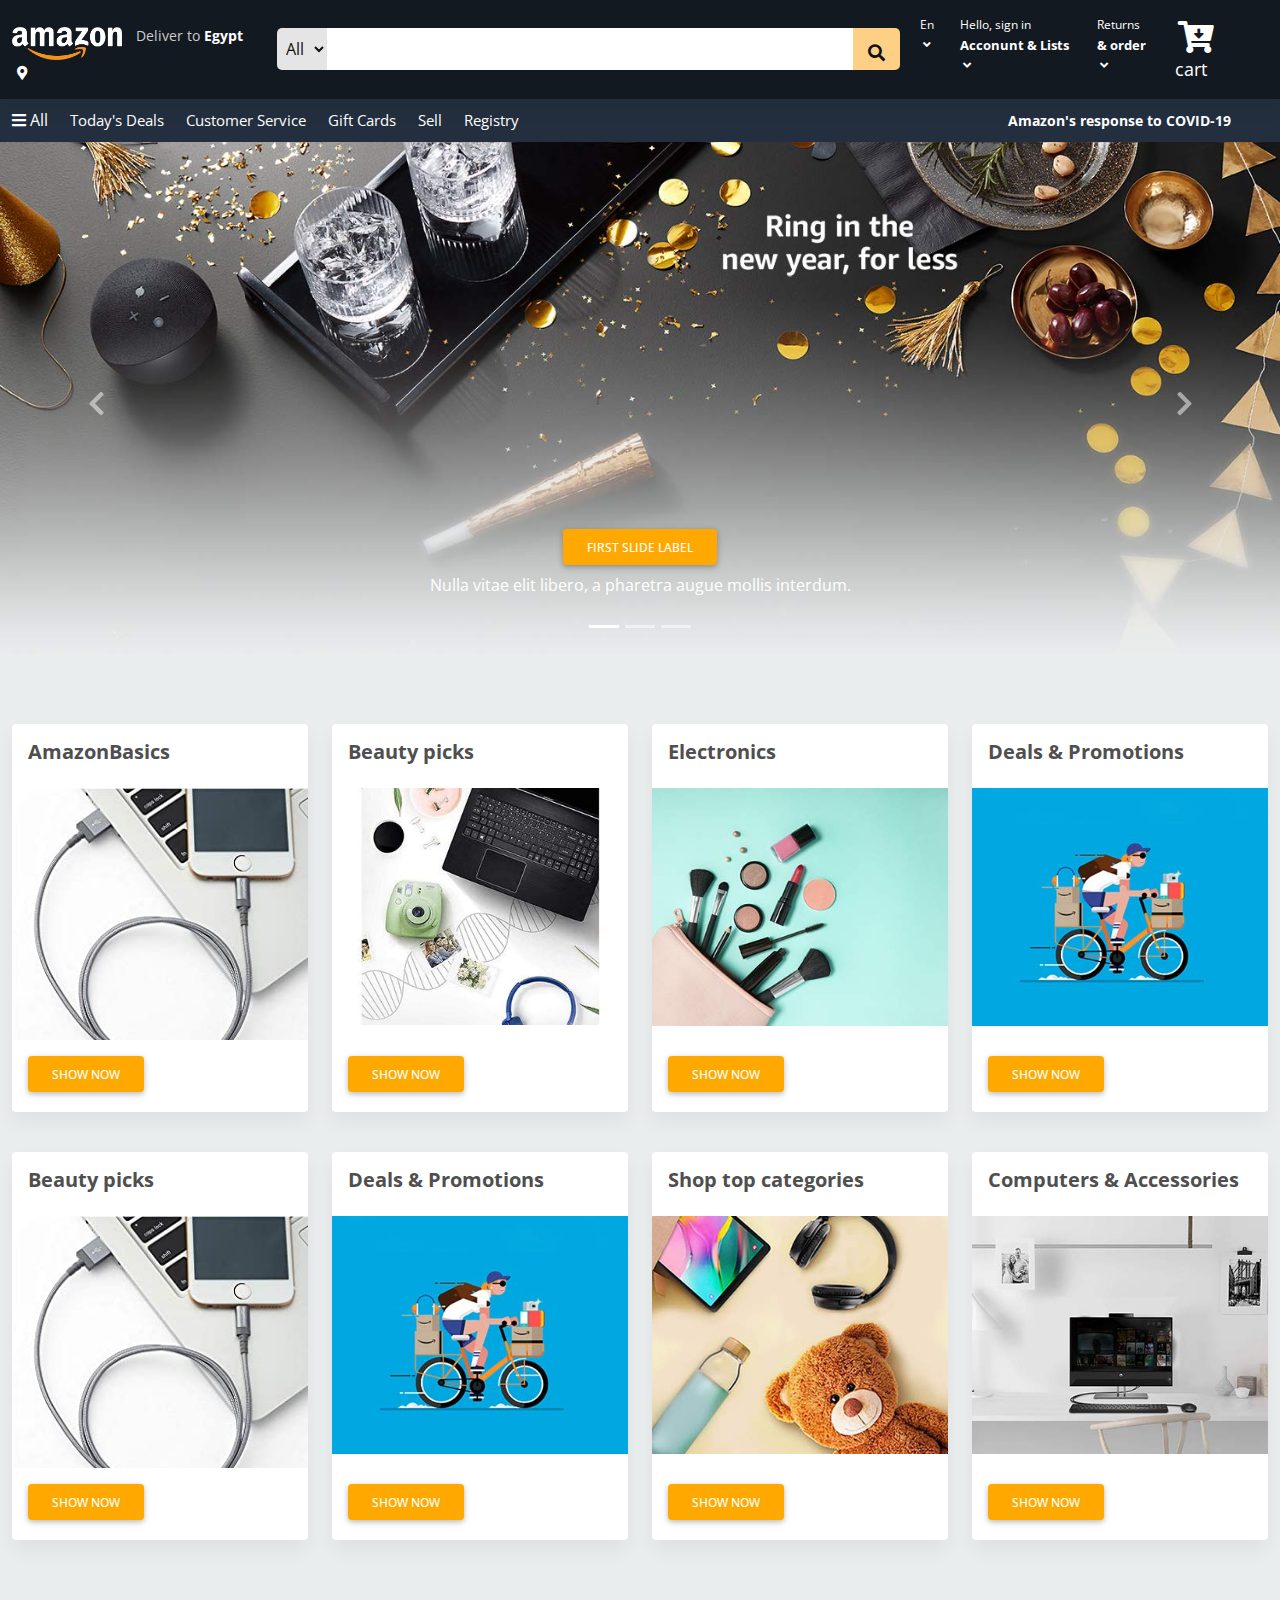
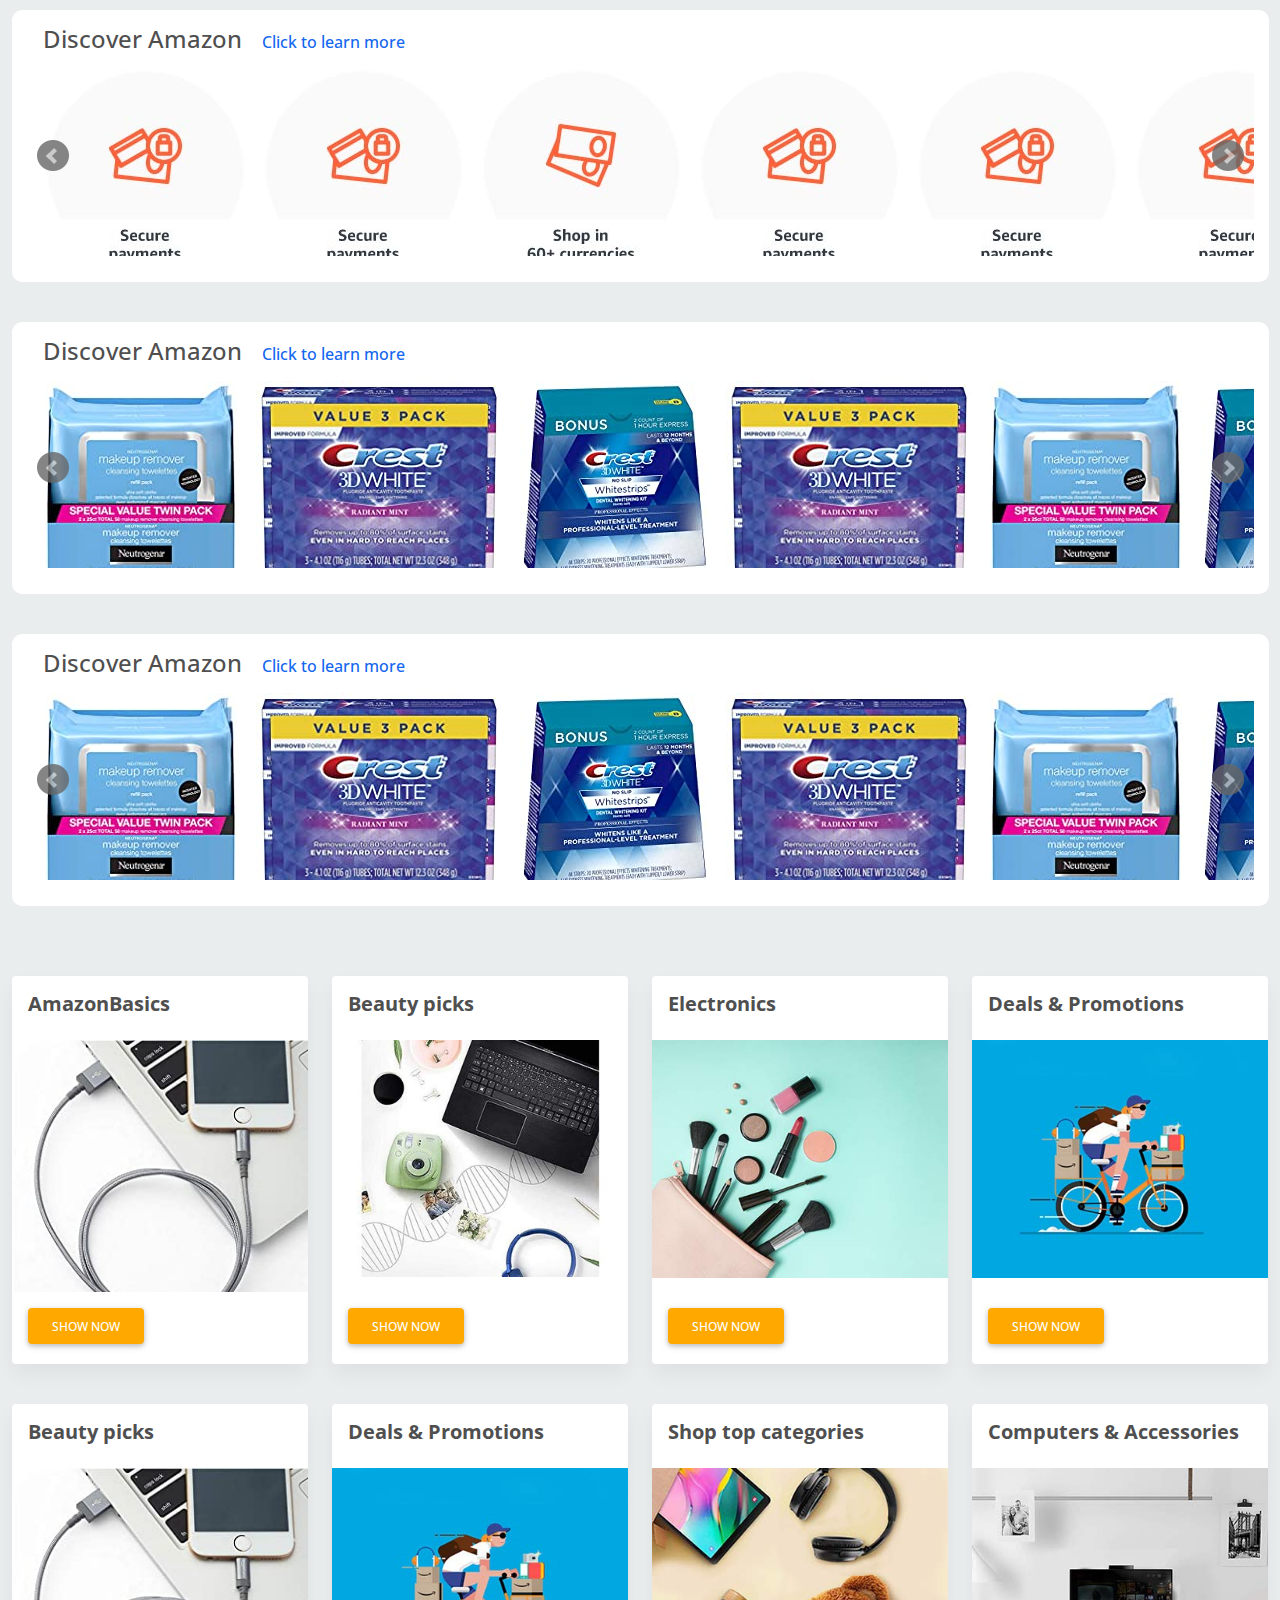
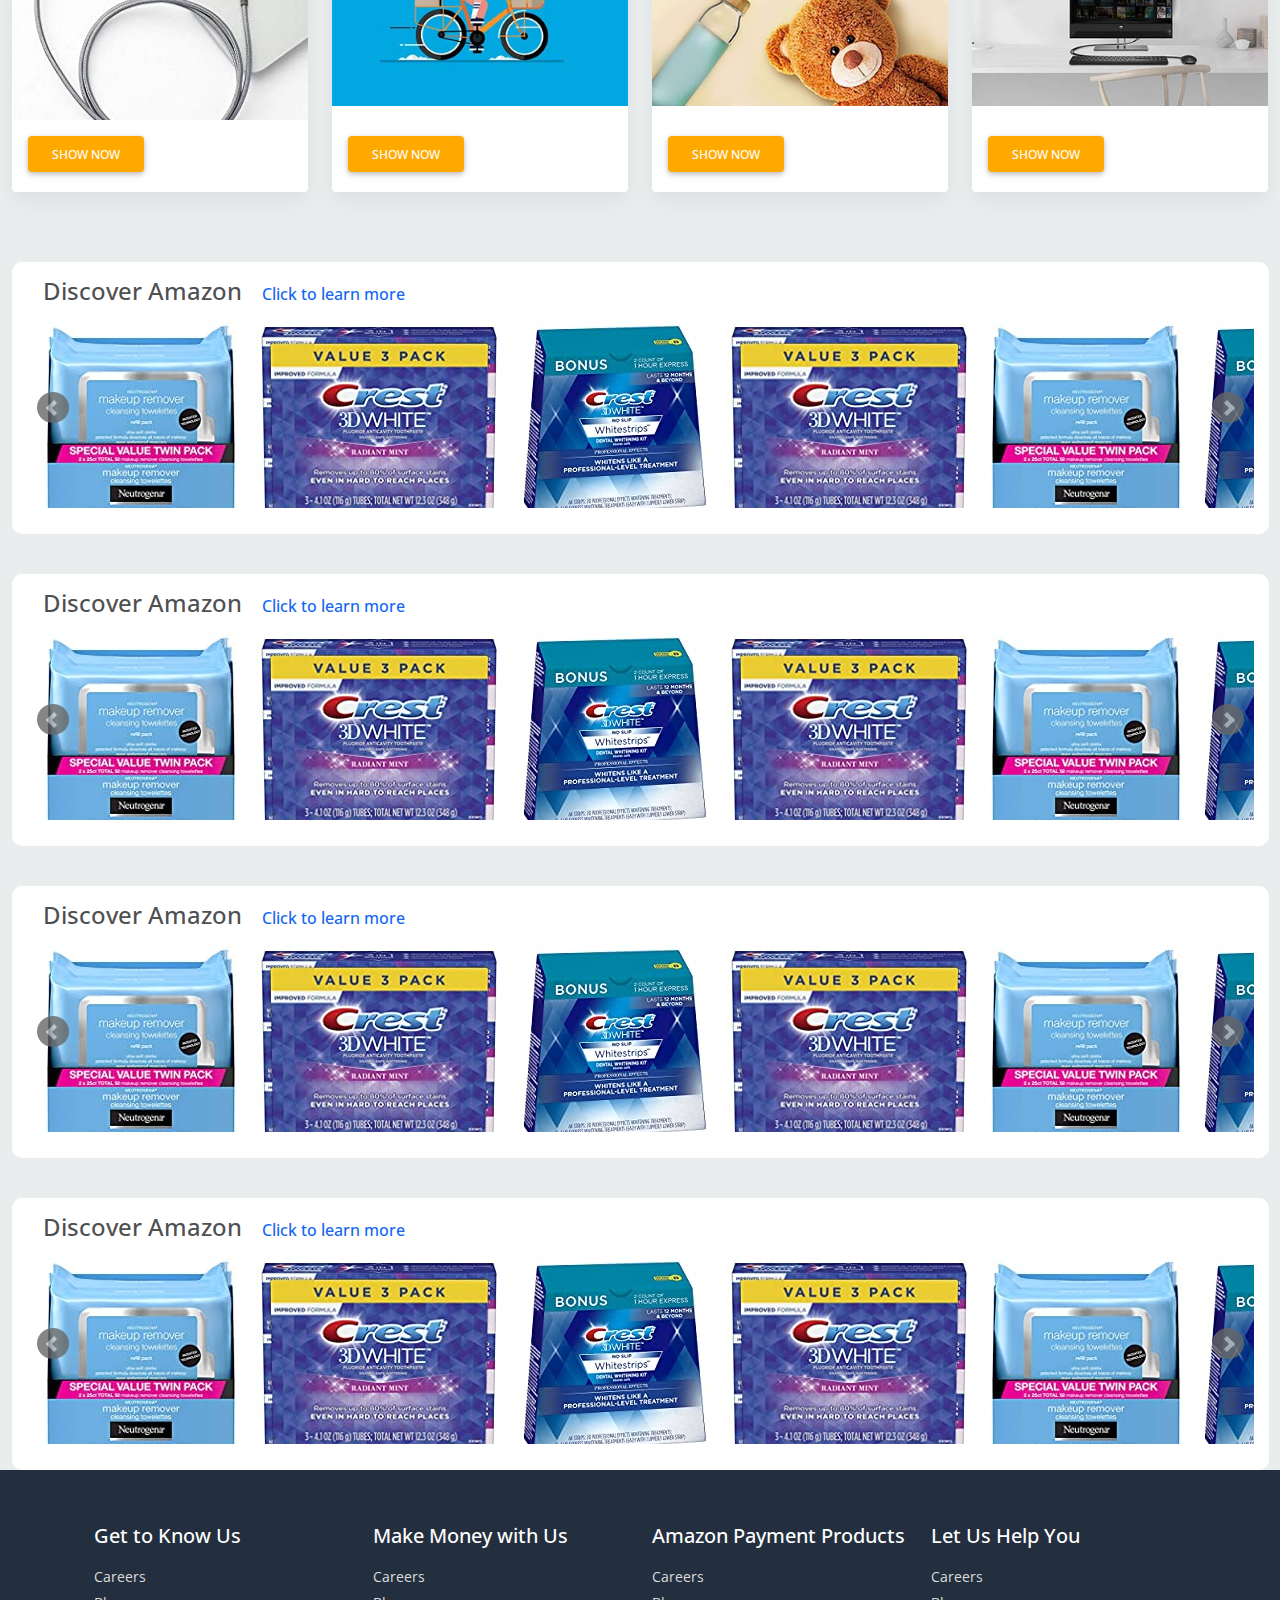
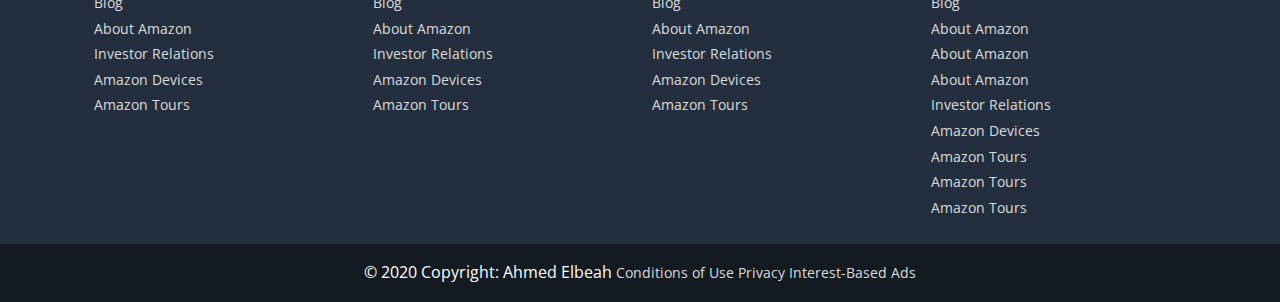
<file: index.html>
<!DOCTYPE html>
<html lang="en">
    <head>
        <meta charset="UTF-8">
        <meta name="viewport" content="width=device-width, initial-scale=1.0">
        <title>Amazon-Home</title>
        <!-- Google font -->

        <link rel="preconnect" href="https://fonts.gstatic.com">
        <link href="https://fonts.googleapis.com/css2?family=Open+Sans&display=swap" rel="stylesheet">

        <!-- Bootstrap -->
        
        <link type="text/css" rel="stylesheet" href="css/mdb.min.css"/>

        <!-- normalize -->
        <link type="text/css" rel="stylesheet" href="css/normalize.css"/>

        <!-- Font Awesome Icon -->
        <link rel="stylesheet" href="css/all.min.css">

        <!-- bxslider -->
        <link rel="stylesheet" href="css/jquery.bxslider.css">

        <!--  psge Icon -->
        <link rel="icon" href="img/image-Home/logo.png">

        <!-- Custom stlylesheet -->
        <link rel="stylesheet" href="css/style.css"/>
    </head>
    <body>
        
        <!--Start The navbar-->

        <nav class="navbar">
            <div class="container-fluid">
                <div class="box-flex">

                    <div class="logo">
                        <a href="index.html" class="link-logo">
                            <img src="img/image-Home/logo.png" class="image-logo" alt="logo">
                        </a>
                        <a class="location ">
                            <span class="deliver">Deliver to</span>
                            Egypt<i class="fas fa-map-marker-alt icon-loca"></i>
                        </a>
                    </div>
    
                    <div class="search-btn text-center">
                        <select class="select-all">
                            <option value="0">All</option>
                            <option value="1">All Departments</option>
                            <option value="2">Arts & Crafts</option>
                            <option value="3">Automotive</option>
                            <option value="4">Baby</option>
                            <option value="5">Beauty & Personal Care</option>
                            <option value="5">Beauty & Personal Care</option>
                            <option value="5">Beauty & Personal Care</option>
                            <option value="5">Beauty & Personal Care</option>
                            <option value="5">Beauty & Personal Care</option>
                            <option value="5">Beauty & Personal Care</option>
                            <option value="5">Beauty & Personal Care</option>
                            <option value="5">Beauty & Personal Care</option>
                            <option value="5">Beauty & Personal Care</option>
                            <option value="5">Beauty & Personal Care</option>
                            <option value="5">Beauty & Personal Care</option>
                            <option value="5">Beauty & Personal Care</option>
                            <option value="5">Beauty & Personal Care</option>
                            <option value="5">Beauty & Personal Care</option>
                        </select>
                        <input type="text" name="search" class="input-search">
                        <button type="submit" class="icon-search"><i class="fas fa-search"></i></button>
                    </div>
    
                    <div class="tooles">
                        <a href="#" class="links" id="link-one">En<i class="fas fa-angle-down"></i></a>
                        <div class="language" id="language-me">
                            <a href="#">
                                <input class="form-check-input" type="radio" id="form1Example3" name="gender" checked/>
                                <label class="form-check-label" for="form1Example3">English </label>
                            </a>
                            <a href="#">
                                <input class="form-check-input" type="radio" name="gender" id="form1Example4"/>
                                <label class="form-check-label" for="form1Example4"> Arabic</label>
                            </a>
                            <a href="#">
                                <input class="form-check-input" type="radio" name="gender" id="form1Example5"/>
                                <label class="form-check-label" for="form1Example5"> French </label>
                            </a>
                            <a href="#">
                                <input class="form-check-input" type="radio" name="gender"  id="form1Example6" />
                                <label class="form-check-label" for="form1Example6"> Russian </label>
                            </a>
                            <a href="#">
                                <input class="form-check-input" type="radio"  name="gender" id="form1Example7"/>
                                <label class="form-check-label" for="form1Example7"> Farsi </label>
                            </a>
                        </div>
                        <a href="#" class="links" id="show-Acconut">
                            Hello, sign in<br>
                            <span>Acconunt & Lists <i class="fas fa-angle-down"></i></span>
                        </a>
                        <div class="sign" id="Account">
                            <div class="button-sign text-center">
                                <a href="sign-in.html" class="btn btn-warning btn-block">Sign in</a>
                                <span>New Customer ?</span>
                                <a href="registration.html">Start here.</a>
                            </div>
                            <div class="container-sign">
                                <ul class="list-link list-unstyled">
                                    <h3>Your Lists</h3>
                                    <li><a href="#">Create a List</a></li>
                                    <li><a href="#">Find a List Or Register</a></li>
                                    <li><a href="#">AmazonSmile Charity Lists</a></li>
                                </ul>
                                <ul class="list-link list-unstyled">
                                    <h3>Your Account</h3>
                                    <li><a href="#">Account</a></li>
                                    <li><a href="#">Find a List Or Register</a></li>
                                    <li><a href="#">AmazonSmile Charity Lists</a></li>
                                    <li><a href="#">order</a></li>
                                    <li><a href="#">Recommendsations</a></li>
                                    <li><a href="#">Beowsing History</a></li>
                                    <li><a href="#">Watchlist</a></li>
                                    <li><a href="#">Video</a></li>
                                    <li><a href="#">Kindle</a></li>
                                    <li><a href="#">Content & Devices</a></li>
                                </ul>
                            </div>
                        </div>
                        <a href="#" class="links">
                            Returns<br>
                            <span> & order <i class="fas fa-angle-down"></i></span>
                        </a>
                        <a href="#" class="links icon-cart">
                            <i class="fas fa-cart-arrow-down"></i>
                            <span> cart</span>
                        </a>
                    </div>

                </div>
            </div>
        </nav>


        <!--End The navbar-->

        <!--Start pope-->

        <section class="pope-location">
            <div class="card-location">
                <h3 class="header">Choose your location</h3>
                <i class="fas fa-times close-pope"></i>
                <div class="content-pope">
                    <p class="text-desc">Delivery options and delivery speeds may vary for different locations</p>
                    <button type="button" class="btn btn-warning sign">Sign in to see your addresses</button>
                    <h5 class="or-enter text-center">or enter a US zip code</h5>
                    <form action="#">
                        <input type="text" name="!#" id="!#" class="input-text">
                        <button type="button" class="btn btn-warning">Apply</button>
                    </form>
                    <h4 class="or text-center">or</h4>
                    <form action="!#">
                        <select name="!#" id="!#" class="input-select">
                            <option value="">Egypt</option>
                            <option value="">Egypt</option>
                            <option value="">Egypt</option>
                            <option value="">Egypt</option>
                            <option value="">Egypt</option>
                            <option value="">Egypt</option>
                            <option value="">Egypt</option>
                            <option value="">Egypt</option>
                            <option value="">Egypt</option>
                            <option value="">Egypt</option>
                        </select>
                        <button type="button" class="btn btn-warning done">Done</button>
                    </form>
                </div>
            </div>
        </section>

        <!--End pope-->

        <!--Start footer top-->

        <footer class="footer-top">
            <div class="container-fluid">
                <div class="box-flex">
                    <ul class="list-unstyled link-service">
                        <button type="button" class="btn-menu-bar"><i class="fas fa-bars"></i>All</button>
                        <li><a href="#">Today's Deals</a></li>
                        <li><a href="#">Customer Service</a></li>
                        <li><a href="#">Gift Cards</a></li>
                        <li><a href="#">Sell</a></li>
                        <li><a href="#">Registry</a></li>
                    </ul>
                    <div class="covid19">
                         <a href="#">Amazon's response to COVID-19</a>
                    </div>
                </div>
            </div>
        </footer>

        <!--End footer top-->

        <!--Start menu-bar-->

        <aside class="menu-bar" id="menu-bar">
            <div class="content-menu">
                <i class="fas fa-times close-menu" id="close-menu"></i>
                <h2 class="sign-title"><i class="fas fa-user-tie"></i><a href="#">Hello, sign in</a></h2>
                <div class="container">

                    <div class="digitle">
                       <h3 class="title">Digital Content & Devices</h3>
                        <div class="contentBox">
                            <p class="label">Amazon Music </p>
                            <div class="show-content one">
                                <a href="#">Stream Music</a>
                                <a href="#">Stream Music</a>
                                <a href="#">Stream Music</a>
                            </div>
                        </div>
                        <div class="contentBox">
                            <p class="label">Amazon Music </p>
                            <div class="show-content one">
                                <a href="#">Stream Music</a>
                                <a href="#">Stream Music</a>
                                <a href="#">Stream Music</a>
                            </div>
                        </div>
                        <div class="contentBox">
                            <p class="label">Amazon Music </p>
                            <div class="show-content one">
                                <a href="#">Stream Music</a>
                                <a href="#">Stream Music</a>
                                <a href="#">Stream Music</a>
                            </div>
                        </div>
                   </div>
                    <div class="digitle">
                       <h3 class="title">Shop By Department</h3>
                        <div class="contentBox">
                            <p class="label">Amazon Music </p>
                            <div class="show-content one">
                                <a href="#">Stream Music</a>
                                <a href="#">Stream Music</a>
                                <a href="#">Stream Music</a>
                            </div>
                        </div>
                        <div class="contentBox">
                            <p class="label">Amazon Music </p>
                            <div class="show-content one">
                                <a href="#">Stream Music</a>
                                <a href="#">Stream Music</a>
                                <a href="#">Stream Music</a>
                            </div>
                        </div>
                        <div class="contentBox">
                            <p class="label">Amazon Music </p>
                            <div class="show-content one">
                                <a href="#">Stream Music</a>
                                <a href="#">Stream Music</a>
                                <a href="#">Stream Music</a>
                            </div>
                        </div>
                   </div>
                    <div class="digitle">
                       <h3 class="title">Programs & Features</h3>
                        <div class="contentBox">
                            <p class="label">Amazon Music </p>
                            <div class="show-content one">
                                <a href="#">Stream Music</a>
                                <a href="#">Stream Music</a>
                                <a href="#">Stream Music</a>
                            </div>
                        </div>
                        <div class="contentBox">
                            <p class="label">Amazon Music </p>
                            <div class="show-content one">
                                <a href="#">Stream Music</a>
                                <a href="#">Stream Music</a>
                                <a href="#">Stream Music</a>
                            </div>
                        </div>
                        <div class="contentBox">
                            <p class="label">Amazon Music </p>
                            <div class="show-content one">
                                <a href="#">Stream Music</a>
                                <a href="#">Stream Music</a>
                                <a href="#">Stream Music</a>
                            </div>
                        </div>
                   </div>
                    <div class="digitle">
                       <h3 class="title">Help & Settings</h3>
                        <div class="contentBox">
                            <p class="label">Amazon Music </p>
                            <div class="show-content one">
                                <a href="#">Stream Music</a>
                                <a href="#">Stream Music</a>
                                <a href="#">Stream Music</a>
                            </div>
                        </div>
                        <div class="contentBox">
                            <p class="label">Amazon Music </p>
                            <div class="show-content one">
                                <a href="#">Stream Music</a>
                                <a href="#">Stream Music</a>
                                <a href="#">Stream Music</a>
                            </div>
                        </div>
                        <div class="contentBox">
                            <p class="label">Amazon Music </p>
                            <div class="show-content one">
                                <a href="#">Stream Music</a>
                                <a href="#">Stream Music</a>
                                <a href="#">Stream Music</a>
                            </div>
                        </div>
                   </div>

                </div>
            </div>
        </aside>

        <!--Start menu-bar-->

        <!-- Carousel wrapper -->
        <div
        id="carouselBasicExample"
        class="carousel slide carousel-fade"
        data-mdb-ride="carousel"
        >
        <!-- Indicators -->
        <ol class="carousel-indicators">
            <li data-mdb-target="#carouselBasicExample" data-mdb-slide-to="0" class="active"></li>
            <li data-mdb-target="#carouselBasicExample" data-mdb-slide-to="1"></li>
            <li data-mdb-target="#carouselBasicExample" data-mdb-slide-to="2"></li>
        </ol>

        <!-- Inner -->
        <div class="carousel-inner">
            <!-- Single item -->
            <div class="carousel-item active">
            <img
                src="img/image-Home//Carousel/caro-1.jpg"
                class="d-block w-100"
                alt="caro-1"
            />
            <div class="carousel-caption d-none d-md-block">
                <h5 class="btn btn-warning">First slide label</h5>
                <p>Nulla vitae elit libero, a pharetra augue mollis interdum.</p>
            </div>
            </div>

            <!-- Single item -->
            <div class="carousel-item">
            <img
                src="img/image-Home//Carousel/caro-2.jpg"
                class="d-block w-100"
                alt="caro-2"
            />
            <div class="carousel-caption d-none d-md-block">
                <h5 class="btn btn-danger">Second slide label</h5>
                <p>Lorem ipsum dolor sit amet, consectetur adipiscing elit.</p>
            </div>
            </div>

            <!-- Single item -->
            <div class="carousel-item">
            <img
                src="img/image-Home//Carousel/caro-3.jpg"
                class="d-block w-100"
                alt="caro-3"
            />
            <div class="carousel-caption d-none d-md-block">
                <h5 class="btn btn-primary">Third slide label</h5>
                <p>Praesent commodo cursus magna, vel scelerisque nisl consectetur.</p>
            </div>
            </div>
            <!-- Single item -->
            <div class="carousel-item">
                <img
                    src="img/image-Home//Carousel/caro-4.jpg"
                    class="d-block w-100"
                    alt="caro-4"
            />
            <div class="carousel-caption d-none d-md-block ">
                <h5 class="btn btn-secondary">Third slide label</h5>
                <p>Praesent commodo cursus magna, vel scelerisque nisl consectetur.</p>
            </div>
            </div>
        </div>
        <!-- Inner -->

        <!-- Controls -->
        <a
            class="carousel-control-prev"
            href="#carouselBasicExample"
            role="button"
            data-mdb-slide="prev"
        >
            <span class="carousel-control-prev-icon" aria-hidden="true"></span>
            <span class="visually-hidden">Previous</span>
        </a>
        <a
            class="carousel-control-next"
            href="#carouselBasicExample"
            role="button"
            data-mdb-slide="next"
        >
            <span class="carousel-control-next-icon" aria-hidden="true"></span>
            <span class="visually-hidden">Next</span>
        </a>
        </div>
        <!-- Carousel wrapper -->

        <!-- Start prodacts -->

        <section class="prodacts">
            <div class="container-fluid">
                <div class="row">

                    <div class="col-lg-3">
                        <div class="card">
                            <div class="bg-image hover-overlay ripple" data-mdb-ripple-color="light">
                                <h5 class="card-title p-3">AmazonBasics</h5>
                                <img
                                    src="img/image-Home//prodacts/prodact-1.jpg"
                                    class="img-fluid"
                                />
                                <a href="#!">
                                    <div class="mask" style="background-color: rgba(251, 251, 251, 0.15)"></div>
                                </a>
                            </div>
                            <div class="card-body">
                                <a href="#!" class="btn btn-warning">Show now</a>
                            </div>
                        </div>
                    </div>

                    <div class="col-lg-3">
                        <div class="card">
                        <div class="bg-image hover-overlay ripple" data-mdb-ripple-color="light">
                            <h5 class="card-title p-3">Beauty picks</h5>
                            <img
                                src="img/image-Home//prodacts/prodact-2.jpg"
                                class="img-fluid"
                            />
                            <a href="#!">
                                <div class="mask" style="background-color: rgba(251, 251, 251, 0.15)"></div>
                            </a>
                        </div>
                        <div class="card-body">
                            <a href="#!" class="btn btn-warning">Show now</a>
                        </div>
                        </div>
                    </div>

                    <div class="col-lg-3">
                        <div class="card">
                            <div class="bg-image hover-overlay ripple" data-mdb-ripple-color="light">
                                <h5 class="card-title p-3">Electronics</h5>
                                <img
                                    src="img/image-Home//prodacts/prodact-3.jpg"
                                    class="img-fluid"
                                />
                                <a href="#!">
                                    <div class="mask" style="background-color: rgba(251, 251, 251, 0.15)"></div>
                                </a>
                            </div>
                            <div class="card-body">
                                <a href="#!" class="btn btn-warning">Show now</a>
                            </div>
                        </div>
                    </div>

                    <div class="col-lg-3">
                        <div class="card">
                            <div class="bg-image hover-overlay ripple" data-mdb-ripple-color="light">
                                <h5 class="card-title p-3">Deals & Promotions</h5>
                                <img
                                    src="img/image-Home//prodacts/prodact-4.jpg"
                                    class="img-fluid"
                                />
                                <a href="#!">
                                    <div class="mask" style="background-color: rgba(251, 251, 251, 0.15)"></div>
                                </a>
                            </div>
                            <div class="card-body">
                                <a href="#!" class="btn btn-warning">Show now</a>
                            </div>
                        </div>
                    </div>

                    <div class="col-lg-3">
                            <div class="card">
                                <div class="bg-image hover-overlay ripple" data-mdb-ripple-color="light">
                                    <h5 class="card-title p-3">Beauty picks</h5>
                                    <img
                                        src="img/image-Home//prodacts/prodact-1.jpg"
                                        class="img-fluid"
                                    />
                                    <a href="#!">
                                        <div class="mask" style="background-color: rgba(251, 251, 251, 0.15)"></div>
                                    </a>
                                </div>
                                <div class="card-body">
                                    <a href="#!" class="btn btn-warning">Show now</a>
                                </div>
                        </div>
                    </div>

                    <div class="col-lg-3">
                        <div class="card">
                            <div class="bg-image hover-overlay ripple" data-mdb-ripple-color="light">
                                <h5 class="card-title p-3">Deals & Promotions</h5>
                                <img
                                    src="img/image-Home//prodacts/prodact-4.jpg"
                                    class="img-fluid"
                                />
                                <a href="#!">
                                    <div class="mask" style="background-color: rgba(251, 251, 251, 0.15)"></div>
                                </a>
                            </div>
                            <div class="card-body">
                                <a href="#!" class="btn btn-warning">Show now</a>
                            </div>
                        </div>
                    </div>

                    <div class="col-lg-3">
                        <div class="card">
                            <div class="bg-image hover-overlay ripple" data-mdb-ripple-color="light">
                                <h5 class="card-title p-3">Shop top categories</h5>
                                <img
                                    src="img/image-Home//prodacts/prodact-7.jpg"
                                    class="img-fluid"
                                    />
                                <a href="#!">
                                    <div class="mask" style="background-color: rgba(251, 251, 251, 0.15)"></div>
                                </a>
                            </div>
                            <div class="card-body">
                                <a href="#!" class="btn btn-warning">Show now</a>
                            </div>
                        </div>
                    </div>

                    <div class="col-lg-3">
                        <div class="card">
                            <div class="bg-image hover-overlay ripple" data-mdb-ripple-color="light">
                                <h5 class="card-title p-3">Computers & Accessories</h5>
                                <img
                                    src="img/image-Home//prodacts/prodact-8.jpg"
                                    class="img-fluid"
                                />
                                <a href="#!">
                                    <div class="mask" style="background-color: rgba(251, 251, 251, 0.15)"></div>
                                </a>
                            </div>
                            <div class="card-body">
                                <a href="#!" class="btn btn-warning">Show now</a>
                            </div>          
                        </div>
                    </div>
                                    

                </div>
            </div>
        </section>

        <!-- End prodacts -->

        <!--Start section one-->

        <section class="section-one">
                <div class="contanier">
                    <span class="h4 p-3">Discover Amazon</span>
                    <a href="#" class="h6">Click to learn more</a>
                    <div class="bxslider">
                        <div class="img">
                            <a href="#"><img src="img/image-Home//slider-Icon/icon.jpg" alt=""></a>
                        </div>
                        <div class="img">
                            <a href="#"><img src="img/image-Home//slider-Icon/icon.jpg" alt=""></a>
                        </div>
                        <div class="img">
                            <a href="#"><img src="img/image-Home//slider-Icon/icon-1.jpg" alt=""></a>
                        </div>
                        <div class="img">
                            <a href="#"><img src="img/image-Home//slider-Icon/icon.jpg" alt=""></a>
                        </div>
                        <div class="img">
                            <a href="#"><img src="img/image-Home//slider-Icon/icon.jpg" alt=""></a>
                        </div>
                        <div class="img">
                            <a href="#"><img src="img/image-Home//slider-Icon/icon.jpg" alt=""></a>
                        </div>
                        <div class="img">
                            <a href="#"><img src="img/image-Home//slider-Icon/icon.jpg" alt=""></a>
                        </div>
                        <div class="img">
                            <a href="#"><img src="img/image-Home//slider-Icon/icon.jpg" alt=""></a>
                        </div>
                    </div>
                </div>
            </section>

            <!--End section one-->

       <!--Start section one-->

       <section class="section-one">
            <div class="contanier">
                <span class="h4 p-3">Discover Amazon</span>
                <a href="#" class="h6">Click to learn more</a>
                <div class="bxslider">
                    <div class="img">
                        <a href="#"><img src="img/image-Home//sliderOne/slideOne-1.jpg" alt=""></a>
                    </div>
                    <div class="img">
                        <a href="#"><img src="img/image-Home//sliderOne/slideOne-2.jpg" alt=""></a>
                    </div>
                    <div class="img">
                        <a href="#"><img src="img/image-Home//sliderOne/slideOne-3.jpg" alt=""></a>
                    </div>
                    <div class="img">
                        <a href="#"><img src="img/image-Home//sliderOne/slideOne-2.jpg" alt=""></a>
                    </div>
                    <div class="img">
                        <a href="#"><img src="img/image-Home//sliderOne/slideOne-1.jpg" alt=""></a>
                    </div>
                    <div class="img">
                        <a href="#"><img src="img/image-Home//sliderOne/slideOne-3.jpg" alt=""></a>
                    </div>
                    <div class="img">
                        <a href="#"><img src="img/image-Home//sliderOne/slideOne-2.jpg" alt=""></a>
                    </div>
                    <div class="img">
                        <a href="#"><img src="img/image-Home//sliderOne/slideOne-1.jpg" alt=""></a>
                    </div>
                    <div class="img">
                        <a href="#"><img src="img/image-Home//sliderOne/slideOne-3.jpg" alt=""></a>
                    </div>
                    <div class="img">
                        <a href="#"><img src="img/image-Home//sliderOne/slideOne-2.jpg" alt=""></a>
                    </div>
                    <div class="img">
                        <a href="#"><img src="img/image-Home//sliderOne/slideOne-1.jpg" alt=""></a>
                    </div>
                    <div class="img">
                        <a href="#"><img src="img/image-Home//sliderOne/slideOne-3.jpg" alt=""></a>
                    </div>
                    <div class="img">
                        <a href="#"><img src="img/image-Home//sliderOne/slideOne-2.jpg" alt=""></a>
                    </div>
                    <div class="img">
                        <a href="#"><img src="img/image-Home//sliderOne/slideOne-1.jpg" alt=""></a>
                    </div>
                </div>
            </div>
        </section>

        <!--End section one-->

               <!--Start section one-->

       <section class="section-one">
            <div class="contanier">
                <span class="h4 p-3">Discover Amazon</span>
                <a href="#" class="h6">Click to learn more</a>
                <div class="bxslider">
                    <div class="img">
                        <a href="#"><img src="img/image-Home//sliderOne/slideOne-1.jpg" alt=""></a>
                    </div>
                    <div class="img">
                        <a href="#"><img src="img/image-Home//sliderOne/slideOne-2.jpg" alt=""></a>
                    </div>
                    <div class="img">
                        <a href="#"><img src="img/image-Home//sliderOne/slideOne-3.jpg" alt=""></a>
                    </div>
                    <div class="img">
                        <a href="#"><img src="img/image-Home//sliderOne/slideOne-2.jpg" alt=""></a>
                    </div>
                    <div class="img">
                        <a href="#"><img src="img/image-Home//sliderOne/slideOne-1.jpg" alt=""></a>
                    </div>
                    <div class="img">
                        <a href="#"><img src="img/image-Home//sliderOne/slideOne-3.jpg" alt=""></a>
                    </div>
                    <div class="img">
                        <a href="#"><img src="img/image-Home//sliderOne/slideOne-2.jpg" alt=""></a>
                    </div>
                    <div class="img">
                        <a href="#"><img src="img/image-Home//sliderOne/slideOne-1.jpg" alt=""></a>
                    </div>
                    <div class="img">
                        <a href="#"><img src="img/image-Home//sliderOne/slideOne-3.jpg" alt=""></a>
                    </div>
                    <div class="img">
                        <a href="#"><img src="img/image-Home//sliderOne/slideOne-2.jpg" alt=""></a>
                    </div>
                    <div class="img">
                        <a href="#"><img src="img/image-Home//sliderOne/slideOne-1.jpg" alt=""></a>
                    </div>
                    <div class="img">
                        <a href="#"><img src="img/image-Home//sliderOne/slideOne-3.jpg" alt=""></a>
                    </div>
                    <div class="img">
                        <a href="#"><img src="img/image-Home//sliderOne/slideOne-2.jpg" alt=""></a>
                    </div>
                    <div class="img">
                        <a href="#"><img src="img/image-Home//sliderOne/slideOne-1.jpg" alt=""></a>
                    </div>
                </div>
            </div>
        </section>

        <!--End section one-->

        <!-- Start prodacts -->

        <section class="prodacts">
                <div class="container-fluid">
                    <div class="row">

                        <div class="col-lg-3">
                            <div class="card">
                                <div class="bg-image hover-overlay ripple" data-mdb-ripple-color="light">
                                    <h5 class="card-title p-3">AmazonBasics</h5>
                                    <img
                                        src="img/image-Home//prodacts/prodact-1.jpg"
                                        class="img-fluid"
                                    />
                                    <a href="#!">
                                        <div class="mask" style="background-color: rgba(251, 251, 251, 0.15)"></div>
                                    </a>
                                </div>
                                <div class="card-body">
                                    <a href="#!" class="btn btn-warning">Show now</a>
                                </div>
                            </div>
                        </div>

                        <div class="col-lg-3">
                            <div class="card">
                            <div class="bg-image hover-overlay ripple" data-mdb-ripple-color="light">
                                <h5 class="card-title p-3">Beauty picks</h5>
                                <img
                                    src="img/image-Home//prodacts/prodact-2.jpg"
                                    class="img-fluid"
                                />
                                <a href="#!">
                                    <div class="mask" style="background-color: rgba(251, 251, 251, 0.15)"></div>
                                </a>
                            </div>
                            <div class="card-body">
                                <a href="#!" class="btn btn-warning">Show now</a>
                            </div>
                            </div>
                        </div>

                        <div class="col-lg-3">
                            <div class="card">
                                <div class="bg-image hover-overlay ripple" data-mdb-ripple-color="light">
                                    <h5 class="card-title p-3">Electronics</h5>
                                    <img
                                        src="img/image-Home//prodacts/prodact-3.jpg"
                                        class="img-fluid"
                                    />
                                    <a href="#!">
                                        <div class="mask" style="background-color: rgba(251, 251, 251, 0.15)"></div>
                                    </a>
                                </div>
                                <div class="card-body">
                                    <a href="#!" class="btn btn-warning">Show now</a>
                                </div>
                            </div>
                        </div>

                        <div class="col-lg-3">
                            <div class="card">
                                <div class="bg-image hover-overlay ripple" data-mdb-ripple-color="light">
                                    <h5 class="card-title p-3">Deals & Promotions</h5>
                                    <img
                                        src="img/image-Home//prodacts/prodact-4.jpg"
                                        class="img-fluid"
                                    />
                                    <a href="#!">
                                        <div class="mask" style="background-color: rgba(251, 251, 251, 0.15)"></div>
                                    </a>
                                </div>
                                <div class="card-body">
                                    <a href="#!" class="btn btn-warning">Show now</a>
                                </div>
                            </div>
                        </div>

                        <div class="col-lg-3">
                                <div class="card">
                                    <div class="bg-image hover-overlay ripple" data-mdb-ripple-color="light">
                                        <h5 class="card-title p-3">Beauty picks</h5>
                                        <img
                                            src="img/image-Home//prodacts/prodact-1.jpg"
                                            class="img-fluid"
                                        />
                                        <a href="#!">
                                            <div class="mask" style="background-color: rgba(251, 251, 251, 0.15)"></div>
                                        </a>
                                    </div>
                                    <div class="card-body">
                                        <a href="#!" class="btn btn-warning">Show now</a>
                                    </div>
                            </div>
                        </div>

                        <div class="col-lg-3">
                            <div class="card">
                                <div class="bg-image hover-overlay ripple" data-mdb-ripple-color="light">
                                    <h5 class="card-title p-3">Deals & Promotions</h5>
                                    <img
                                        src="img/image-Home//prodacts/prodact-4.jpg"
                                        class="img-fluid"
                                    />
                                    <a href="#!">
                                        <div class="mask" style="background-color: rgba(251, 251, 251, 0.15)"></div>
                                    </a>
                                </div>
                                <div class="card-body">
                                    <a href="#!" class="btn btn-warning">Show now</a>
                                </div>
                            </div>
                        </div>

                        <div class="col-lg-3">
                            <div class="card">
                                <div class="bg-image hover-overlay ripple" data-mdb-ripple-color="light">
                                    <h5 class="card-title p-3">Shop top categories</h5>
                                    <img
                                        src="img/image-Home//prodacts/prodact-7.jpg"
                                        class="img-fluid"
                                        />
                                    <a href="#!">
                                        <div class="mask" style="background-color: rgba(251, 251, 251, 0.15)"></div>
                                    </a>
                                </div>
                                <div class="card-body">
                                    <a href="#!" class="btn btn-warning">Show now</a>
                                </div>
                            </div>
                        </div>

                        <div class="col-lg-3">
                            <div class="card">
                                <div class="bg-image hover-overlay ripple" data-mdb-ripple-color="light">
                                    <h5 class="card-title p-3">Computers & Accessories</h5>
                                    <img
                                        src="img/image-Home//prodacts/prodact-8.jpg"
                                        class="img-fluid"
                                    />
                                    <a href="#!">
                                        <div class="mask" style="background-color: rgba(251, 251, 251, 0.15)"></div>
                                    </a>
                                </div>
                                <div class="card-body">
                                    <a href="#!" class="btn btn-warning">Show now</a>
                                </div>          
                            </div>
                        </div>
                                        

                    </div>
                </div>
            </section>

            <!-- End prodacts -->
            <!--Start section one-->

       <section class="section-one">
            <div class="contanier">
                <span class="h4 p-3">Discover Amazon</span>
                <a href="#" class="h6">Click to learn more</a>
                <div class="bxslider">
                    <div class="img">
                        <a href="#"><img src="img/image-Home//sliderOne/slideOne-1.jpg" alt=""></a>
                    </div>
                    <div class="img">
                        <a href="#"><img src="img/image-Home//sliderOne/slideOne-2.jpg" alt=""></a>
                    </div>
                    <div class="img">
                        <a href="#"><img src="img/image-Home//sliderOne/slideOne-3.jpg" alt=""></a>
                    </div>
                    <div class="img">
                        <a href="#"><img src="img/image-Home//sliderOne/slideOne-2.jpg" alt=""></a>
                    </div>
                    <div class="img">
                        <a href="#"><img src="img/image-Home//sliderOne/slideOne-1.jpg" alt=""></a>
                    </div>
                    <div class="img">
                        <a href="#"><img src="img/image-Home//sliderOne/slideOne-3.jpg" alt=""></a>
                    </div>
                    <div class="img">
                        <a href="#"><img src="img/image-Home//sliderOne/slideOne-2.jpg" alt=""></a>
                    </div>
                    <div class="img">
                        <a href="#"><img src="img/image-Home//sliderOne/slideOne-1.jpg" alt=""></a>
                    </div>
                    <div class="img">
                        <a href="#"><img src="img/image-Home//sliderOne/slideOne-3.jpg" alt=""></a>
                    </div>
                    <div class="img">
                        <a href="#"><img src="img/image-Home//sliderOne/slideOne-2.jpg" alt=""></a>
                    </div>
                    <div class="img">
                        <a href="#"><img src="img/image-Home//sliderOne/slideOne-1.jpg" alt=""></a>
                    </div>
                    <div class="img">
                        <a href="#"><img src="img/image-Home//sliderOne/slideOne-3.jpg" alt=""></a>
                    </div>
                    <div class="img">
                        <a href="#"><img src="img/image-Home//sliderOne/slideOne-2.jpg" alt=""></a>
                    </div>
                    <div class="img">
                        <a href="#"><img src="img/image-Home//sliderOne/slideOne-1.jpg" alt=""></a>
                    </div>
                </div>
            </div>
        </section>

        <!--End section one-->
                    <!--Start section one-->

       <section class="section-one">
            <div class="contanier">
                <span class="h4 p-3">Discover Amazon</span>
                <a href="#" class="h6">Click to learn more</a>
                <div class="bxslider">
                    <div class="img">
                        <a href="#"><img src="img/image-Home//sliderOne/slideOne-1.jpg" alt=""></a>
                    </div>
                    <div class="img">
                        <a href="#"><img src="img/image-Home//sliderOne/slideOne-2.jpg" alt=""></a>
                    </div>
                    <div class="img">
                        <a href="#"><img src="img/image-Home//sliderOne/slideOne-3.jpg" alt=""></a>
                    </div>
                    <div class="img">
                        <a href="#"><img src="img/image-Home//sliderOne/slideOne-2.jpg" alt=""></a>
                    </div>
                    <div class="img">
                        <a href="#"><img src="img/image-Home//sliderOne/slideOne-1.jpg" alt=""></a>
                    </div>
                    <div class="img">
                        <a href="#"><img src="img/image-Home//sliderOne/slideOne-3.jpg" alt=""></a>
                    </div>
                    <div class="img">
                        <a href="#"><img src="img/image-Home//sliderOne/slideOne-2.jpg" alt=""></a>
                    </div>
                    <div class="img">
                        <a href="#"><img src="img/image-Home//sliderOne/slideOne-1.jpg" alt=""></a>
                    </div>
                    <div class="img">
                        <a href="#"><img src="img/image-Home//sliderOne/slideOne-3.jpg" alt=""></a>
                    </div>
                    <div class="img">
                        <a href="#"><img src="img/image-Home//sliderOne/slideOne-2.jpg" alt=""></a>
                    </div>
                    <div class="img">
                        <a href="#"><img src="img/image-Home//sliderOne/slideOne-1.jpg" alt=""></a>
                    </div>
                    <div class="img">
                        <a href="#"><img src="img/image-Home//sliderOne/slideOne-3.jpg" alt=""></a>
                    </div>
                    <div class="img">
                        <a href="#"><img src="img/image-Home//sliderOne/slideOne-2.jpg" alt=""></a>
                    </div>
                    <div class="img">
                        <a href="#"><img src="img/image-Home//sliderOne/slideOne-1.jpg" alt=""></a>
                    </div>
                </div>
            </div>
        </section>

        <!--End section one-->
                    <!--Start section one-->

       <section class="section-one">
            <div class="contanier">
                <span class="h4 p-3">Discover Amazon</span>
                <a href="#" class="h6">Click to learn more</a>
                <div class="bxslider">
                    <div class="img">
                        <a href="#"><img src="img/image-Home//sliderOne/slideOne-1.jpg" alt=""></a>
                    </div>
                    <div class="img">
                        <a href="#"><img src="img/image-Home//sliderOne/slideOne-2.jpg" alt=""></a>
                    </div>
                    <div class="img">
                        <a href="#"><img src="img/image-Home//sliderOne/slideOne-3.jpg" alt=""></a>
                    </div>
                    <div class="img">
                        <a href="#"><img src="img/image-Home//sliderOne/slideOne-2.jpg" alt=""></a>
                    </div>
                    <div class="img">
                        <a href="#"><img src="img/image-Home//sliderOne/slideOne-1.jpg" alt=""></a>
                    </div>
                    <div class="img">
                        <a href="#"><img src="img/image-Home//sliderOne/slideOne-3.jpg" alt=""></a>
                    </div>
                    <div class="img">
                        <a href="#"><img src="img/image-Home//sliderOne/slideOne-2.jpg" alt=""></a>
                    </div>
                    <div class="img">
                        <a href="#"><img src="img/image-Home//sliderOne/slideOne-1.jpg" alt=""></a>
                    </div>
                    <div class="img">
                        <a href="#"><img src="img/image-Home//sliderOne/slideOne-3.jpg" alt=""></a>
                    </div>
                    <div class="img">
                        <a href="#"><img src="img/image-Home//sliderOne/slideOne-2.jpg" alt=""></a>
                    </div>
                    <div class="img">
                        <a href="#"><img src="img/image-Home//sliderOne/slideOne-1.jpg" alt=""></a>
                    </div>
                    <div class="img">
                        <a href="#"><img src="img/image-Home//sliderOne/slideOne-3.jpg" alt=""></a>
                    </div>
                    <div class="img">
                        <a href="#"><img src="img/image-Home//sliderOne/slideOne-2.jpg" alt=""></a>
                    </div>
                    <div class="img">
                        <a href="#"><img src="img/image-Home//sliderOne/slideOne-1.jpg" alt=""></a>
                    </div>
                </div>
            </div>
        </section>

        <!--End section one-->
                    <!--Start section one-->

       <section class="section-one">
            <div class="contanier">
                <span class="h4 p-3">Discover Amazon</span>
                <a href="#" class="h6">Click to learn more</a>
                <div class="bxslider">
                    <div class="img">
                        <a href="#"><img src="img/image-Home//sliderOne/slideOne-1.jpg" alt=""></a>
                    </div>
                    <div class="img">
                        <a href="#"><img src="img/image-Home//sliderOne/slideOne-2.jpg" alt=""></a>
                    </div>
                    <div class="img">
                        <a href="#"><img src="img/image-Home//sliderOne/slideOne-3.jpg" alt=""></a>
                    </div>
                    <div class="img">
                        <a href="#"><img src="img/image-Home//sliderOne/slideOne-2.jpg" alt=""></a>
                    </div>
                    <div class="img">
                        <a href="#"><img src="img/image-Home//sliderOne/slideOne-1.jpg" alt=""></a>
                    </div>
                    <div class="img">
                        <a href="#"><img src="img/image-Home//sliderOne/slideOne-3.jpg" alt=""></a>
                    </div>
                    <div class="img">
                        <a href="#"><img src="img/image-Home//sliderOne/slideOne-2.jpg" alt=""></a>
                    </div>
                    <div class="img">
                        <a href="#"><img src="img/image-Home//sliderOne/slideOne-1.jpg" alt=""></a>
                    </div>
                    <div class="img">
                        <a href="#"><img src="img/image-Home//sliderOne/slideOne-3.jpg" alt=""></a>
                    </div>
                    <div class="img">
                        <a href="#"><img src="img/image-Home//sliderOne/slideOne-2.jpg" alt=""></a>
                    </div>
                    <div class="img">
                        <a href="#"><img src="img/image-Home//sliderOne/slideOne-1.jpg" alt=""></a>
                    </div>
                    <div class="img">
                        <a href="#"><img src="img/image-Home//sliderOne/slideOne-3.jpg" alt=""></a>
                    </div>
                    <div class="img">
                        <a href="#"><img src="img/image-Home//sliderOne/slideOne-2.jpg" alt=""></a>
                    </div>
                    <div class="img">
                        <a href="#"><img src="img/image-Home//sliderOne/slideOne-1.jpg" alt=""></a>
                    </div>
                </div>
            </div>
        </section>

        <!--End section one-->

        <!-- Footer -->
        <footer class="text-left footer-bottom">
        <!-- Grid container -->
        <div class="container p-4">
          <!--Grid row-->
          <div class="row">
      
            <!--Grid column-->
            <div class="col-lg-3 col-md-6 mb-4 mb-md-0">
              <h5 class="pb-2">Get to Know Us</h5>
      
              <ul class="list-unstyled mb-0">
                <li>
                  <a href="#!">Careers</a>
                </li>
                <li>
                  <a href="#!">Blog</a>
                </li>
                <li>
                  <a href="#!">About Amazon</a>
                </li>
                <li>
                  <a href="#!">Investor Relations</a>
                </li>
                <li>
                  <a href="#!">Amazon Devices</a>
                </li>
                <li>
                  <a href="#!">Amazon Tours</a>
                </li>
              </ul>
            </div>
            <!--Grid column-->
      
            <!--Grid column-->
            <div class="col-lg-3 col-md-6 mb-4 mb-md-0">
              <h5 class="pb-2">Make Money with Us</h5>
      
              <ul class="list-unstyled mb-0">
                <li>
                  <a href="#!">Careers</a>
                </li>
                <li>
                  <a href="#!">Blog</a>
                </li>
                <li>
                  <a href="#!">About Amazon</a>
                </li>
                <li>
                  <a href="#!">Investor Relations</a>
                </li>
                <li>
                  <a href="#!">Amazon Devices</a>
                </li>
                <li>
                  <a href="#!">Amazon Tours</a>
                </li>
              </ul>
            </div>
            <!--Grid column-->
      
            <!--Grid column-->
            <div class="col-lg-3 col-md-6 mb-4 mb-md-0">
              <h5 class="pb-2">Amazon Payment Products</h5>
      
              <ul class="list-unstyled mb-0">
                <li>
                  <a href="#!">Careers</a>
                </li>
                <li>
                  <a href="#!">Blog</a>
                </li>
                <li>
                  <a href="#!">About Amazon</a>
                </li>
                <li>
                  <a href="#!">Investor Relations</a>
                </li>
                <li>
                  <a href="#!">Amazon Devices</a>
                </li>
                <li>
                  <a href="#!">Amazon Tours</a>
                </li>
              </ul>
            </div>
            <!--Grid column-->
      
            <!--Grid column-->
            <div class="col-lg-3 col-md-6 mb-4 mb-md-0">
              <h5 class="pb-2">Let Us Help You</h5>
      
              <ul class="list-unstyled mb-0">
                <li>
                  <a href="#!">Careers</a>
                </li>
                <li>
                  <a href="#!">Blog</a>
                </li>
                <li>
                  <a href="#!">About Amazon</a>
                </li>
                <li>
                  <a href="#!">About Amazon</a>
                </li>
                <li>
                  <a href="#!">About Amazon</a>
                </li>
                <li>
                  <a href="#!">Investor Relations</a>
                </li>
                <li>
                  <a href="#!">Amazon Devices</a>
                </li>
                <li>
                  <a href="#!">Amazon Tours</a>
                </li>
                <li>
                  <a href="#!">Amazon Tours</a>
                </li>
                <li>
                  <a href="#!">Amazon Tours</a>
                </li>
              </ul>
            </div>
            <!--Grid column-->
          </div>
          <!--Grid row-->
        </div>
        <!-- Grid container -->
      
        <!-- Copyright -->
        <div class="text-center p-3" style="background-color: #131A22">
          © 2020 Copyright: Ahmed Elbeah
          <a href="#!">Conditions of Use</a>
          <a href="#!">Privacy</a>
          <a href="#!">Interest-Based Ads</a>
        </div>
        <!-- Copyright -->
      </footer>
      <!-- Footer -->
        
      <script src="js/mdb.min.js"></script>
      <script src="js/jquery-3.3.1.min.js"></script>
      <script src="js/jquery.bxslider.min.js"></script>
      <script src="js/script.js"></script>
    </body>
</html>
</file>
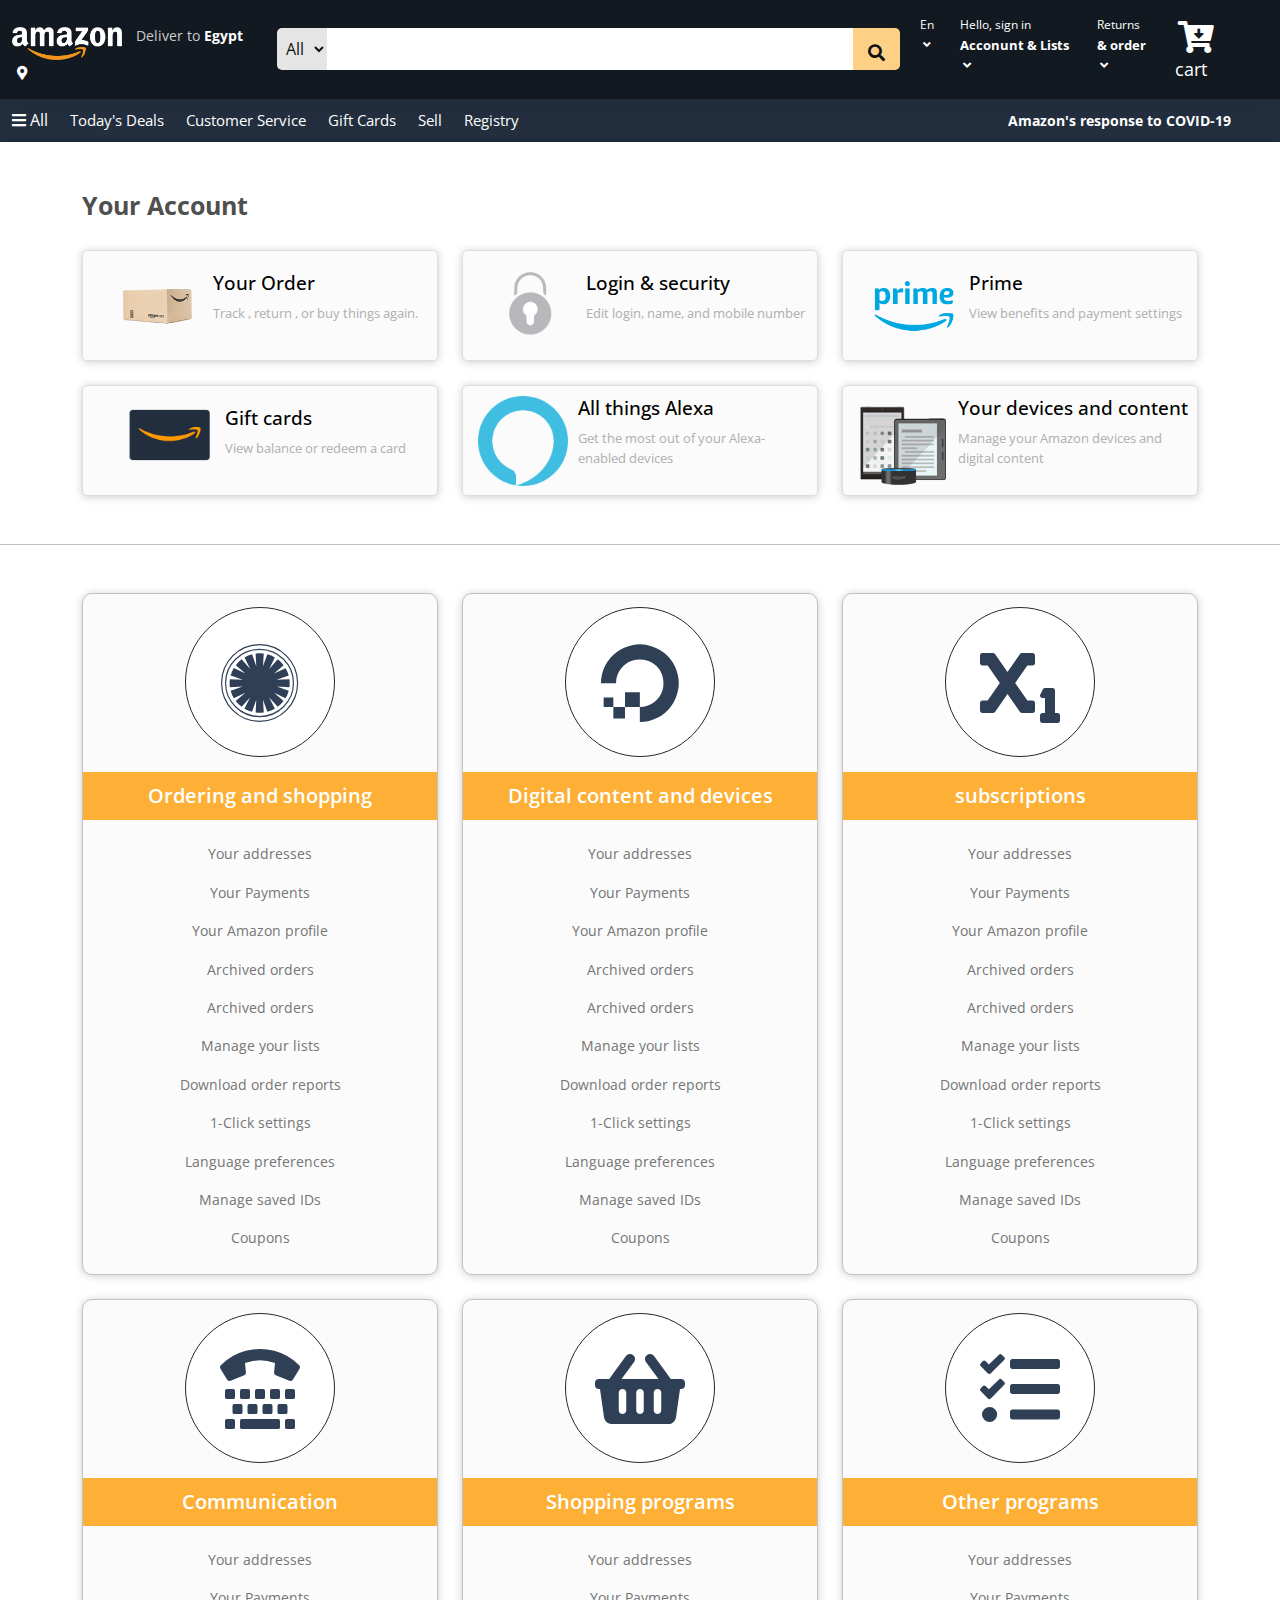
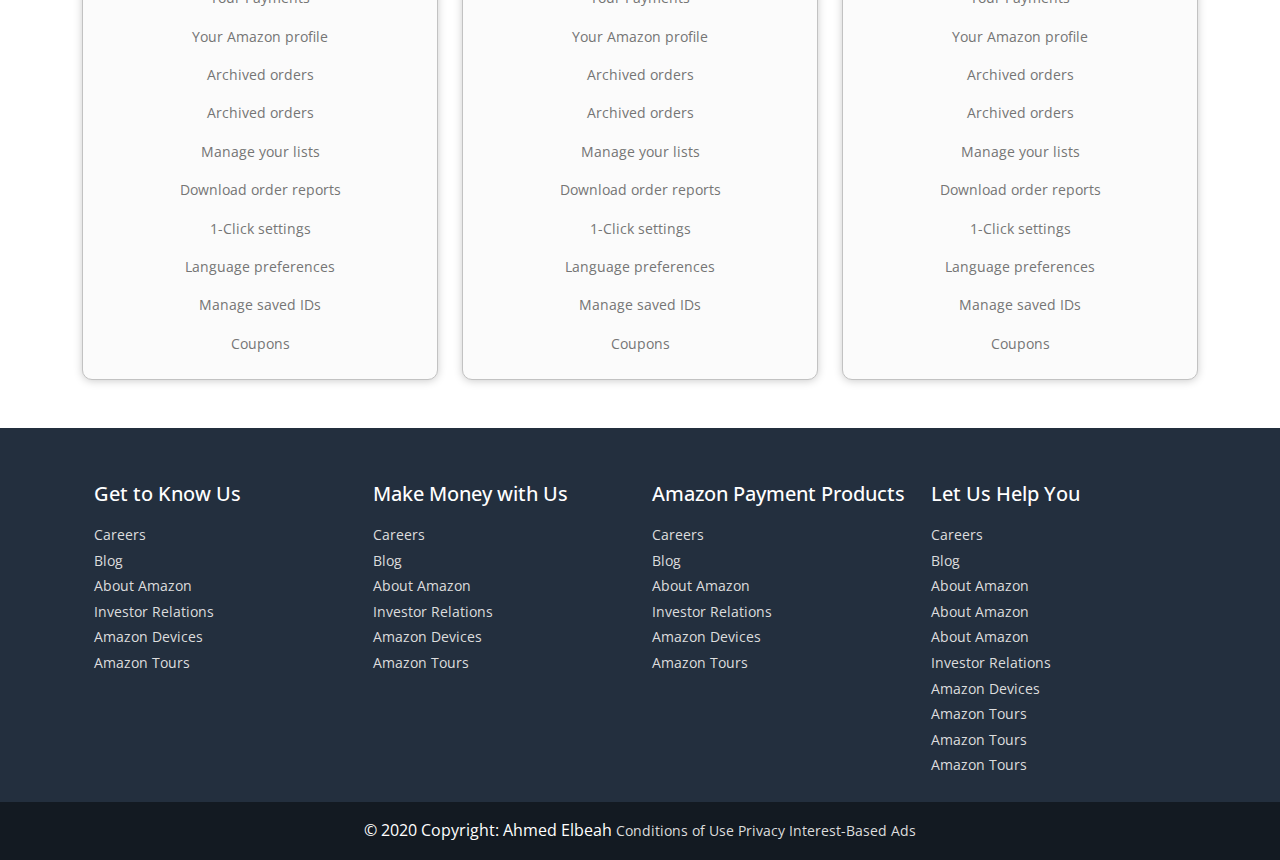
<file: account.html>
<!DOCTYPE html>
<html lang="en">
    <head>
        <meta charset="UTF-8">
        <meta name="viewport" content="width=device-width, initial-scale=1.0">
        <title>Amazon-Your Account</title>
        <!-- Google font -->

        <link rel="preconnect" href="https://fonts.gstatic.com">
        <link href="https://fonts.googleapis.com/css2?family=Open+Sans&display=swap" rel="stylesheet">

        <!-- Bootstrap -->
        
        <link type="text/css" rel="stylesheet" href="css/mdb.min.css"/>

        <!-- normalize -->
        <link type="text/css" rel="stylesheet" href="css/normalize.css"/>

        <!-- Font Awesome Icon -->
        <link rel="stylesheet" href="css/all.min.css">

        <!-- bxslider -->
        <link rel="stylesheet" href="css/jquery.bxslider.css">

        <!--  psge Icon -->
        <link rel="icon" href="img/image-Home/logo.png">

        <!-- Custom stlylesheet -->
        <link rel="stylesheet" href="css/style.css"/>
    </head>
    <body>
        
        <!--Start The navbar-->

        <nav class="navbar">
            <div class="container-fluid">
                <div class="box-flex">

                    <div class="logo">
                        <a href="index.html" class="link-logo">
                            <img src="img/image-Home/logo.png" class="image-logo" alt="logo">
                        </a>
                        <a class="location ">
                            <span class="deliver">Deliver to</span>
                            Egypt<i class="fas fa-map-marker-alt icon-loca"></i>
                        </a>
                    </div>
    
                    <div class="search-btn text-center">
                        <select class="select-all">
                            <option value="0">All</option>
                            <option value="1">All Departments</option>
                            <option value="2">Arts & Crafts</option>
                            <option value="3">Automotive</option>
                            <option value="4">Baby</option>
                            <option value="5">Beauty & Personal Care</option>
                            <option value="5">Beauty & Personal Care</option>
                            <option value="5">Beauty & Personal Care</option>
                            <option value="5">Beauty & Personal Care</option>
                            <option value="5">Beauty & Personal Care</option>
                            <option value="5">Beauty & Personal Care</option>
                            <option value="5">Beauty & Personal Care</option>
                            <option value="5">Beauty & Personal Care</option>
                            <option value="5">Beauty & Personal Care</option>
                            <option value="5">Beauty & Personal Care</option>
                            <option value="5">Beauty & Personal Care</option>
                            <option value="5">Beauty & Personal Care</option>
                            <option value="5">Beauty & Personal Care</option>
                            <option value="5">Beauty & Personal Care</option>
                        </select>
                        <input type="text" name="search" class="input-search">
                        <button type="submit" class="icon-search"><i class="fas fa-search"></i></button>
                    </div>
    
                    <div class="tooles">
                        <a href="#" class="links" id="link-one">En<i class="fas fa-angle-down"></i></a>
                        <div class="language" id="language-me">
                            <a href="#">
                                <input class="form-check-input" type="radio" id="form1Example3" name="gender" checked/>
                                <label class="form-check-label" for="form1Example3">English </label>
                            </a>
                            <a href="#">
                                <input class="form-check-input" type="radio" name="gender" id="form1Example4"/>
                                <label class="form-check-label" for="form1Example4"> Arabic</label>
                            </a>
                            <a href="#">
                                <input class="form-check-input" type="radio" name="gender" id="form1Example5"/>
                                <label class="form-check-label" for="form1Example5"> French </label>
                            </a>
                            <a href="#">
                                <input class="form-check-input" type="radio" name="gender"  id="form1Example6" />
                                <label class="form-check-label" for="form1Example6"> Russian </label>
                            </a>
                            <a href="#">
                                <input class="form-check-input" type="radio"  name="gender" id="form1Example7"/>
                                <label class="form-check-label" for="form1Example7"> Farsi </label>
                            </a>
                        </div>
                        <a href="#" class="links" id="show-Acconut">
                            Hello, sign in<br>
                            <span>Acconunt & Lists <i class="fas fa-angle-down"></i></span>
                        </a>
                        <div class="sign" id="Account">
                            <div class="button-sign text-center">
                                <a href="sign-in.html" class="btn btn-warning btn-block">Sign in</a>
                                <span>New Customer ?</span>
                                <a href="registration.html">Start here.</a>
                            </div>
                            <div class="container-sign">
                                <ul class="list-link list-unstyled">
                                    <h3>Your Lists</h3>
                                    <li><a href="#">Create a List</a></li>
                                    <li><a href="#">Find a List Or Register</a></li>
                                    <li><a href="#">AmazonSmile Charity Lists</a></li>
                                </ul>
                                <ul class="list-link list-unstyled">
                                    <h3>Your Account</h3>
                                    <li><a href="#">Account</a></li>
                                    <li><a href="#">Find a List Or Register</a></li>
                                    <li><a href="#">AmazonSmile Charity Lists</a></li>
                                    <li><a href="#">order</a></li>
                                    <li><a href="#">Recommendsations</a></li>
                                    <li><a href="#">Beowsing History</a></li>
                                    <li><a href="#">Watchlist</a></li>
                                    <li><a href="#">Video</a></li>
                                    <li><a href="#">Kindle</a></li>
                                    <li><a href="#">Content & Devices</a></li>
                                </ul>
                            </div>
                        </div>
                        <a href="#" class="links">
                            Returns<br>
                            <span> & order <i class="fas fa-angle-down"></i></span>
                        </a>
                        <a href="#" class="links icon-cart">
                            <i class="fas fa-cart-arrow-down"></i>
                            <span> cart</span>
                        </a>
                    </div>

                </div>
            </div>
        </nav>


        <!--End The navbar-->

        <!--Start pope-->

        <section class="pope-location">
            <div class="card-location">
                <h3 class="header">Choose your location</h3>
                <i class="fas fa-times close-pope"></i>
                <div class="content-pope">
                    <p class="text-desc">Delivery options and delivery speeds may vary for different locations</p>
                    <button type="button" class="btn btn-warning sign">Sign in to see your addresses</button>
                    <h5 class="or-enter text-center">or enter a US zip code</h5>
                    <form action="#">
                        <input type="text" name="!#" id="!#" class="input-text">
                        <button type="button" class="btn btn-warning">Apply</button>
                    </form>
                    <h4 class="or text-center">or</h4>
                    <form action="!#">
                        <select name="!#" id="!#" class="input-select">
                            <option value="">Egypt</option>
                            <option value="">Egypt</option>
                            <option value="">Egypt</option>
                            <option value="">Egypt</option>
                            <option value="">Egypt</option>
                            <option value="">Egypt</option>
                            <option value="">Egypt</option>
                            <option value="">Egypt</option>
                            <option value="">Egypt</option>
                            <option value="">Egypt</option>
                        </select>
                        <button type="button" class="btn btn-warning done">Done</button>
                    </form>
                </div>
            </div>
        </section>

        <!--End pope-->

        <!--Start footer top-->

        <footer class="footer-top">
            <div class="container-fluid">
                <div class="box-flex">
                    <ul class="list-unstyled link-service">
                        <button type="button" class="btn-menu-bar"><i class="fas fa-bars"></i>All</button>
                        <li><a href="#">Today's Deals</a></li>
                        <li><a href="#">Customer Service</a></li>
                        <li><a href="#">Gift Cards</a></li>
                        <li><a href="#">Sell</a></li>
                        <li><a href="#">Registry</a></li>
                    </ul>
                    <div class="covid19">
                         <a href="#">Amazon's response to COVID-19</a>
                    </div>
                </div>
            </div>
        </footer>

        <!--End footer top-->

        <!--Start menu-bar-->

        <aside class="menu-bar" id="menu-bar">
            <div class="content-menu">
                <i class="fas fa-times close-menu" id="close-menu"></i>
                <h2 class="sign-title"><i class="fas fa-user-tie"></i><a href="#">Hello, sign in</a></h2>
                <div class="container">

                    <div class="digitle">
                       <h3 class="title">Digital Content & Devices</h3>
                        <div class="contentBox">
                            <p class="label">Amazon Music </p>
                            <div class="show-content one">
                                <a href="#">Stream Music</a>
                                <a href="#">Stream Music</a>
                                <a href="#">Stream Music</a>
                            </div>
                        </div>
                        <div class="contentBox">
                            <p class="label">Amazon Music </p>
                            <div class="show-content one">
                                <a href="#">Stream Music</a>
                                <a href="#">Stream Music</a>
                                <a href="#">Stream Music</a>
                            </div>
                        </div>
                        <div class="contentBox">
                            <p class="label">Amazon Music </p>
                            <div class="show-content one">
                                <a href="#">Stream Music</a>
                                <a href="#">Stream Music</a>
                                <a href="#">Stream Music</a>
                            </div>
                        </div>
                   </div>
                    <div class="digitle">
                       <h3 class="title">Shop By Department</h3>
                        <div class="contentBox">
                            <p class="label">Amazon Music </p>
                            <div class="show-content one">
                                <a href="#">Stream Music</a>
                                <a href="#">Stream Music</a>
                                <a href="#">Stream Music</a>
                            </div>
                        </div>
                        <div class="contentBox">
                            <p class="label">Amazon Music </p>
                            <div class="show-content one">
                                <a href="#">Stream Music</a>
                                <a href="#">Stream Music</a>
                                <a href="#">Stream Music</a>
                            </div>
                        </div>
                        <div class="contentBox">
                            <p class="label">Amazon Music </p>
                            <div class="show-content one">
                                <a href="#">Stream Music</a>
                                <a href="#">Stream Music</a>
                                <a href="#">Stream Music</a>
                            </div>
                        </div>
                   </div>
                    <div class="digitle">
                       <h3 class="title">Programs & Features</h3>
                        <div class="contentBox">
                            <p class="label">Amazon Music </p>
                            <div class="show-content one">
                                <a href="#">Stream Music</a>
                                <a href="#">Stream Music</a>
                                <a href="#">Stream Music</a>
                            </div>
                        </div>
                        <div class="contentBox">
                            <p class="label">Amazon Music </p>
                            <div class="show-content one">
                                <a href="#">Stream Music</a>
                                <a href="#">Stream Music</a>
                                <a href="#">Stream Music</a>
                            </div>
                        </div>
                        <div class="contentBox">
                            <p class="label">Amazon Music </p>
                            <div class="show-content one">
                                <a href="#">Stream Music</a>
                                <a href="#">Stream Music</a>
                                <a href="#">Stream Music</a>
                            </div>
                        </div>
                   </div>
                    <div class="digitle">
                       <h3 class="title">Help & Settings</h3>
                        <div class="contentBox">
                            <p class="label">Amazon Music </p>
                            <div class="show-content one">
                                <a href="#">Stream Music</a>
                                <a href="#">Stream Music</a>
                                <a href="#">Stream Music</a>
                            </div>
                        </div>
                        <div class="contentBox">
                            <p class="label">Amazon Music </p>
                            <div class="show-content one">
                                <a href="#">Stream Music</a>
                                <a href="#">Stream Music</a>
                                <a href="#">Stream Music</a>
                            </div>
                        </div>
                        <div class="contentBox">
                            <p class="label">Amazon Music </p>
                            <div class="show-content one">
                                <a href="#">Stream Music</a>
                                <a href="#">Stream Music</a>
                                <a href="#">Stream Music</a>
                            </div>
                        </div>
                   </div>

                </div>
            </div>
        </aside>

        <!--Start menu-bar-->

        <!--Start Your Account-->

        <section class="your-account bg-white py-5 shadow-1-strong">
            <div class="container">
                <h2 class="header-account">Your Account</h2>
                <div class="row">

                    <div class="col-4">
                            <a href="#">
                            <div class="box-account">
                                <div class="box-image-account">
                                    <img src="img/Help/Box_smaller..png"  alt="">
                                </div>
                                <div class="box-content-account">
                                    <h4>Your Order</h4>
                                    <p>Track , return , or buy things again.</p>
                                </div>
                            </div>
                        </a>
                    </div>
                    <div class="col-4">
                            <a href="#">
                            <div class="box-account">
                                <div class="box-image-account">
                                    <img src="img/account/sign-in-lock._CB485931485_.png"  alt="">
                                </div>
                                <div class="box-content-account">
                                    <h4>Login & security</h4>
                                    <p>Edit login, name, and mobile number</p>
                                </div>
                            </div>
                        </a>
                    </div>
                    <div class="col-4">
                            <a href="#">
                            <div class="box-account">
                                <div class="box-image-account">
                                    <img src="img/Help/Prime_clear-bg..png"  alt="">
                                </div>
                                <div class="box-content-account">
                                    <h4> Prime</h4>
                                    <p>View benefits and payment settings</p>
                                </div>
                            </div>
                        </a>
                    </div>
                    <div class="col-4 mt-4">
                            <a href="#">
                            <div class="box-account">
                                <div class="box-image-account">
                                    <img src="img/account/blackgc2._CB446992237_.png"  alt="">
                                </div>
                                <div class="box-content-account">
                                    <h4>Gift cards</h4>
                                    <p>View balance or redeem a card</p>
                                </div>
                            </div>
                        </a>
                    </div>
                    <div class="col-4 mt-4">
                            <a href="#">
                            <div class="box-account">
                                <div class="box-image-account">
                                    <img src="img/account/alexa_logo_ya._CB466291315_.png"  alt="">
                                </div>
                                <div class="box-content-account">
                                    <h4>All things Alexa</h4>
                                    <p>Get the most out of your Alexa-enabled devices</p>
                                </div>
                            </div>
                        </a>
                    </div>
                    <div class="col-4 mt-4">
                            <a href="#">
                            <div class="box-account">
                                <div class="box-image-account">
                                    <img src="img/account/manageYourDevices._CB456085159_.png"  alt="">
                                </div>
                                <div class="box-content-account">
                                    <h4> Your devices and content</h4>
                                    <p>Manage your Amazon devices and digital content</p>
                                </div>
                            </div>
                        </a>
                    </div>
                   

                </div>
            </div>
        </section>

        <!--End Your Account-->
       
       <!--Start Your Account Link-->

       <section class="account-links py-5 text-center bg-white">
        <div class="container">
            <div class="row">
                <div class="col-4">
                    <div class="box-card">
                        <div class="card-logo">
                            <i class="fab fa-first-order-alt fa-5x"></i>
                        </div>
                        <h2 class="card-title">Ordering and shopping</h2>
                        <ul class="list-unstyled card-links">
                            <li><a href="#">Your addresses</a></li>
                            <li><a href="#">Your Payments</a></li>
                            <li><a href="#">Your Amazon profile</a></li>
                            <li><a href="#">Archived orders</a></li>
                            <li><a href="#">Archived orders</a></li>
                            <li><a href="#">Manage your lists</a></li>
                            <li><a href="#">Download order reports</a></li>
                            <li><a href="#">1-Click settings</a></li>
                            <li><a href="#">Language preferences</a></li>
                            <li><a href="#">Manage saved IDs</a></li>
                            <li> <a href="#">Coupons</a></li>
                        </ul>
                    </div>
                </div>
                <div class="col-4">
                    <div class="box-card">
                        <div class="card-logo">
                            <i class="fab fa-digital-ocean fa-5x"></i>
                        </div>
                        <h2 class="card-title">Digital content and devices</h2>
                        <ul class="list-unstyled card-links">
                            <li><a href="#">Your addresses</a></li>
                            <li><a href="#">Your Payments</a></li>
                            <li><a href="#">Your Amazon profile</a></li>
                            <li><a href="#">Archived orders</a></li>
                            <li><a href="#">Archived orders</a></li>
                            <li><a href="#">Manage your lists</a></li>
                            <li><a href="#">Download order reports</a></li>
                            <li><a href="#">1-Click settings</a></li>
                            <li><a href="#">Language preferences</a></li>
                            <li><a href="#">Manage saved IDs</a></li>
                            <li> <a href="#">Coupons</a></li>
                        </ul>
                    </div>
                </div>
                <div class="col-4">
                    <div class="box-card">
                        <div class="card-logo">
                            <i class="fas fa-subscript fa-5x"></i>
                        </div>
                        <h2 class="card-title"> subscriptions</h2>
                        <ul class="list-unstyled card-links">
                            <li><a href="#">Your addresses</a></li>
                            <li><a href="#">Your Payments</a></li>
                            <li><a href="#">Your Amazon profile</a></li>
                            <li><a href="#">Archived orders</a></li>
                            <li><a href="#">Archived orders</a></li>
                            <li><a href="#">Manage your lists</a></li>
                            <li><a href="#">Download order reports</a></li>
                            <li><a href="#">1-Click settings</a></li>
                            <li><a href="#">Language preferences</a></li>
                            <li><a href="#">Manage saved IDs</a></li>
                            <li> <a href="#">Coupons</a></li>
                        </ul>
                    </div>
                </div>
                <div class="col-4 mt-4">
                    <div class="box-card">
                        <div class="card-logo">
                            <i class="fas fa-tty fa-5x"></i>
                        </div>
                        <h2 class="card-title">Communication</h2>
                        <ul class="list-unstyled card-links">
                            <li><a href="#">Your addresses</a></li>
                            <li><a href="#">Your Payments</a></li>
                            <li><a href="#">Your Amazon profile</a></li>
                            <li><a href="#">Archived orders</a></li>
                            <li><a href="#">Archived orders</a></li>
                            <li><a href="#">Manage your lists</a></li>
                            <li><a href="#">Download order reports</a></li>
                            <li><a href="#">1-Click settings</a></li>
                            <li><a href="#">Language preferences</a></li>
                            <li><a href="#">Manage saved IDs</a></li>
                            <li> <a href="#">Coupons</a></li>
                        </ul>
                    </div>
                </div>
                <div class="col-4 mt-4">
                    <div class="box-card">
                        <div class="card-logo">
                            <i class="fas fa-shopping-basket fa-5x"></i>
                        </div>
                        <h2 class="card-title">Shopping programs</h2>
                        <ul class="list-unstyled card-links">
                            <li><a href="#">Your addresses</a></li>
                            <li><a href="#">Your Payments</a></li>
                            <li><a href="#">Your Amazon profile</a></li>
                            <li><a href="#">Archived orders</a></li>
                            <li><a href="#">Archived orders</a></li>
                            <li><a href="#">Manage your lists</a></li>
                            <li><a href="#">Download order reports</a></li>
                            <li><a href="#">1-Click settings</a></li>
                            <li><a href="#">Language preferences</a></li>
                            <li><a href="#">Manage saved IDs</a></li>
                            <li> <a href="#">Coupons</a></li>
                        </ul>
                    </div>
                </div>
                <div class="col-4 mt-4">
                    <div class="box-card">
                        <div class="card-logo">
                            <i class="fas fa-tasks fa-5x"></i>
                        </div>
                        <h2 class="card-title">Other programs</h2>
                        <ul class="list-unstyled card-links">
                            <li><a href="#">Your addresses</a></li>
                            <li><a href="#">Your Payments</a></li>
                            <li><a href="#">Your Amazon profile</a></li>
                            <li><a href="#">Archived orders</a></li>
                            <li><a href="#">Archived orders</a></li>
                            <li><a href="#">Manage your lists</a></li>
                            <li><a href="#">Download order reports</a></li>
                            <li><a href="#">1-Click settings</a></li>
                            <li><a href="#">Language preferences</a></li>
                            <li><a href="#">Manage saved IDs</a></li>
                            <li> <a href="#">Coupons</a></li>
                        </ul>
                    </div>
                </div>
            </div>
        </div>
       </section>
       <!--End Your Account Link-->
        
        <!-- Footer -->
        <footer class="text-left footer-bottom">
            <!-- Grid container -->
            <div class="container p-4">
              <!--Grid row-->
              <div class="row">
          
                <!--Grid column-->
                <div class="col-lg-3 col-md-6 mb-4 mb-md-0">
                  <h5 class="pb-2">Get to Know Us</h5>
          
                  <ul class="list-unstyled mb-0">
                    <li>
                      <a href="#!">Careers</a>
                    </li>
                    <li>
                      <a href="#!">Blog</a>
                    </li>
                    <li>
                      <a href="#!">About Amazon</a>
                    </li>
                    <li>
                      <a href="#!">Investor Relations</a>
                    </li>
                    <li>
                      <a href="#!">Amazon Devices</a>
                    </li>
                    <li>
                      <a href="#!">Amazon Tours</a>
                    </li>
                  </ul>
                </div>
                <!--Grid column-->
          
                <!--Grid column-->
                <div class="col-lg-3 col-md-6 mb-4 mb-md-0">
                  <h5 class="pb-2">Make Money with Us</h5>
          
                  <ul class="list-unstyled mb-0">
                    <li>
                      <a href="#!">Careers</a>
                    </li>
                    <li>
                      <a href="#!">Blog</a>
                    </li>
                    <li>
                      <a href="#!">About Amazon</a>
                    </li>
                    <li>
                      <a href="#!">Investor Relations</a>
                    </li>
                    <li>
                      <a href="#!">Amazon Devices</a>
                    </li>
                    <li>
                      <a href="#!">Amazon Tours</a>
                    </li>
                  </ul>
                </div>
                <!--Grid column-->
          
                <!--Grid column-->
                <div class="col-lg-3 col-md-6 mb-4 mb-md-0">
                  <h5 class="pb-2">Amazon Payment Products</h5>
          
                  <ul class="list-unstyled mb-0">
                    <li>
                      <a href="#!">Careers</a>
                    </li>
                    <li>
                      <a href="#!">Blog</a>
                    </li>
                    <li>
                      <a href="#!">About Amazon</a>
                    </li>
                    <li>
                      <a href="#!">Investor Relations</a>
                    </li>
                    <li>
                      <a href="#!">Amazon Devices</a>
                    </li>
                    <li>
                      <a href="#!">Amazon Tours</a>
                    </li>
                  </ul>
                </div>
                <!--Grid column-->
          
                <!--Grid column-->
                <div class="col-lg-3 col-md-6 mb-4 mb-md-0">
                  <h5 class="pb-2">Let Us Help You</h5>
          
                  <ul class="list-unstyled mb-0">
                    <li>
                      <a href="#!">Careers</a>
                    </li>
                    <li>
                      <a href="#!">Blog</a>
                    </li>
                    <li>
                      <a href="#!">About Amazon</a>
                    </li>
                    <li>
                      <a href="#!">About Amazon</a>
                    </li>
                    <li>
                      <a href="#!">About Amazon</a>
                    </li>
                    <li>
                      <a href="#!">Investor Relations</a>
                    </li>
                    <li>
                      <a href="#!">Amazon Devices</a>
                    </li>
                    <li>
                      <a href="#!">Amazon Tours</a>
                    </li>
                    <li>
                      <a href="#!">Amazon Tours</a>
                    </li>
                    <li>
                      <a href="#!">Amazon Tours</a>
                    </li>
                  </ul>
                </div>
                <!--Grid column-->
              </div>
              <!--Grid row-->
            </div>
            <!-- Grid container -->
          
            <!-- Copyright -->
            <div class="text-center p-3" style="background-color: #131A22">
              © 2020 Copyright: Ahmed Elbeah
              <a href="#!">Conditions of Use</a>
              <a href="#!">Privacy</a>
              <a href="#!">Interest-Based Ads</a>
            </div>
            <!-- Copyright -->
          </footer>
          <!-- Footer -->
          
        <script src="js/mdb.min.js"></script>
        <script src="js/jquery-3.3.1.min.js"></script>
        <script src="js/jquery.bxslider.min.js"></script>
        <script src="js/script.js"></script>
    </body>
</html>
</file>
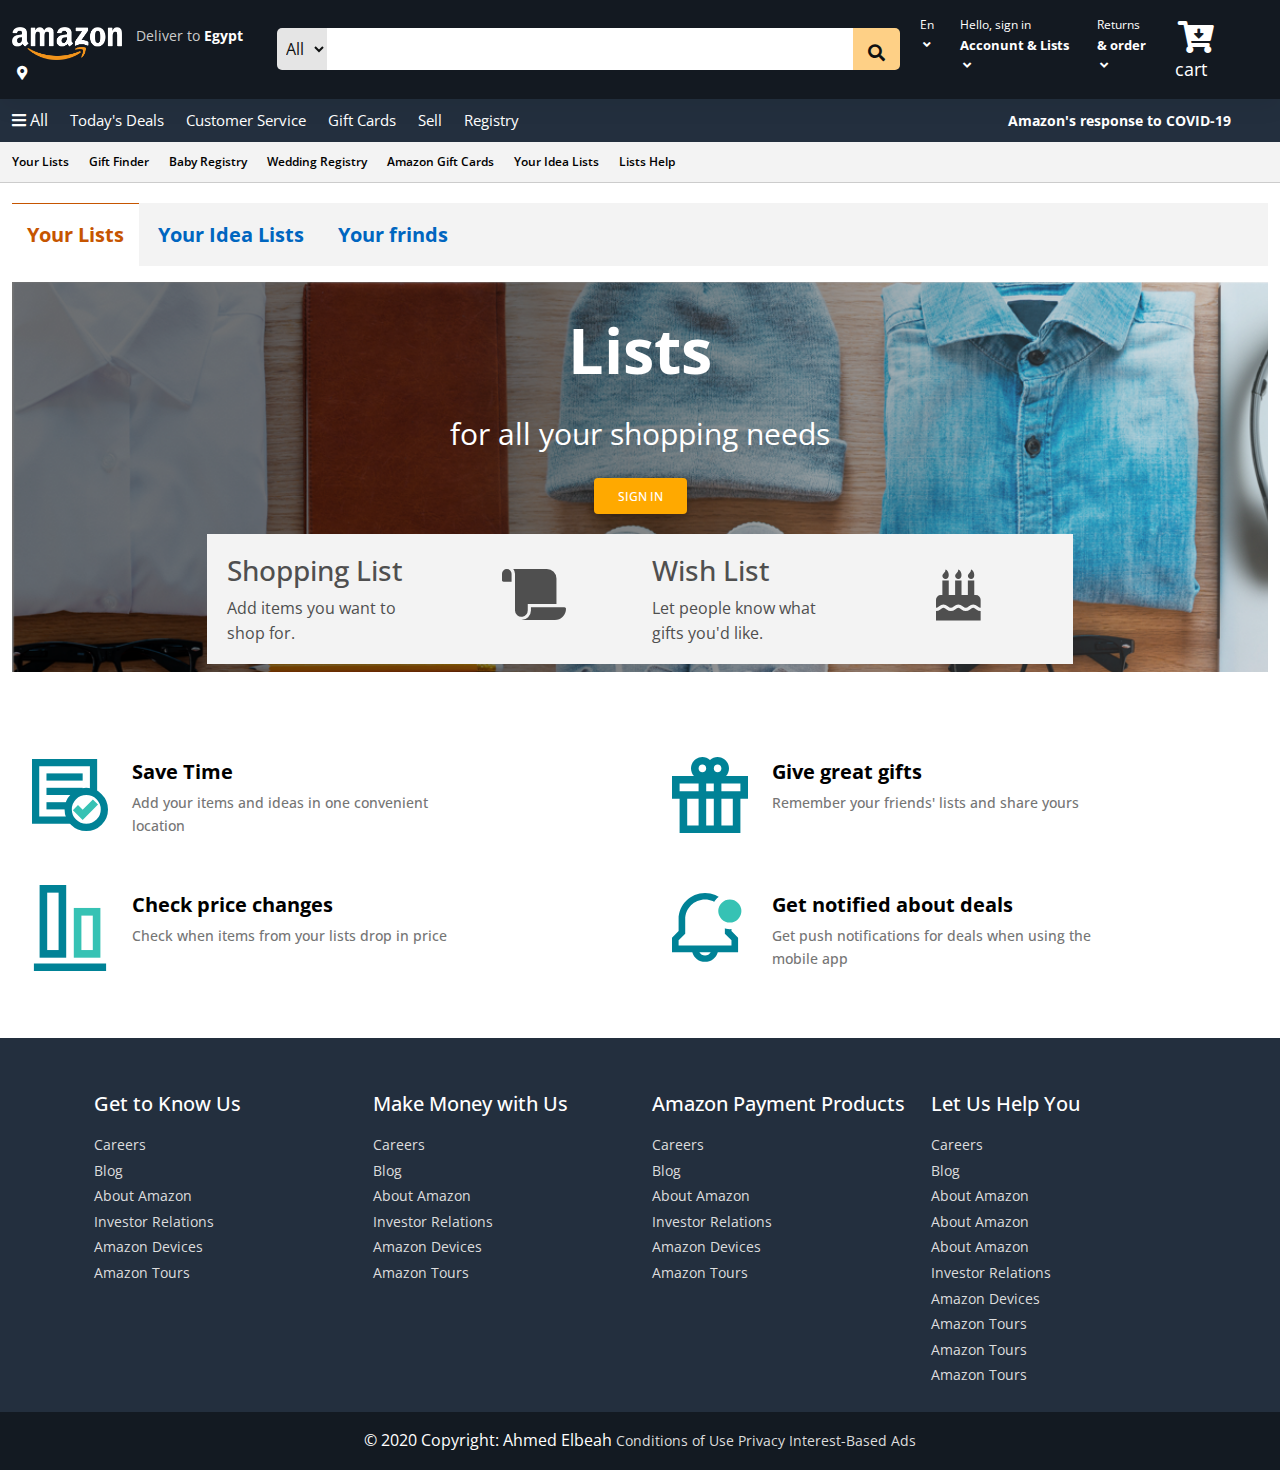
<file: create list.html>
<!DOCTYPE html>
<html lang="en">
    <head>
        <meta charset="UTF-8">
        <meta name="viewport" content="width=device-width, initial-scale=1.0">
        <title>Amazon-create List</title>
        <!-- Google font -->

        <link rel="preconnect" href="https://fonts.gstatic.com">
        <link href="https://fonts.googleapis.com/css2?family=Open+Sans&display=swap" rel="stylesheet">

        <!-- Bootstrap -->
        
        <link type="text/css" rel="stylesheet" href="css/mdb.min.css"/>

        <!-- normalize -->
        <link type="text/css" rel="stylesheet" href="css/normalize.css"/>

        <!-- Font Awesome Icon -->
        <link rel="stylesheet" href="css/all.min.css">

        <!-- bxslider -->
        <link rel="stylesheet" href="css/jquery.bxslider.css">

        <!--  psge Icon -->
        <link rel="icon" href="img/image-Home/logo.png">

        <!-- Custom stlylesheet -->
        <link rel="stylesheet" href="css/style.css"/>
    </head>
    <body>
        
        <!--Start The navbar-->

        <nav class="navbar">
            <div class="container-fluid">
                <div class="box-flex">

                    <div class="logo">
                        <a href="index.html" class="link-logo">
                            <img src="img/image-Home/logo.png" class="image-logo" alt="logo">
                        </a>
                        <a class="location ">
                            <span class="deliver">Deliver to</span>
                            Egypt<i class="fas fa-map-marker-alt icon-loca"></i>
                        </a>
                    </div>
    
                    <div class="search-btn text-center">
                        <select class="select-all">
                            <option value="0">All</option>
                            <option value="1">All Departments</option>
                            <option value="2">Arts & Crafts</option>
                            <option value="3">Automotive</option>
                            <option value="4">Baby</option>
                            <option value="5">Beauty & Personal Care</option>
                            <option value="5">Beauty & Personal Care</option>
                            <option value="5">Beauty & Personal Care</option>
                            <option value="5">Beauty & Personal Care</option>
                            <option value="5">Beauty & Personal Care</option>
                            <option value="5">Beauty & Personal Care</option>
                            <option value="5">Beauty & Personal Care</option>
                            <option value="5">Beauty & Personal Care</option>
                            <option value="5">Beauty & Personal Care</option>
                            <option value="5">Beauty & Personal Care</option>
                            <option value="5">Beauty & Personal Care</option>
                            <option value="5">Beauty & Personal Care</option>
                            <option value="5">Beauty & Personal Care</option>
                            <option value="5">Beauty & Personal Care</option>
                        </select>
                        <input type="text" name="search" class="input-search">
                        <button type="submit" class="icon-search"><i class="fas fa-search"></i></button>
                    </div>
    
                    <div class="tooles">
                        <a href="#" class="links" id="link-one">En<i class="fas fa-angle-down"></i></a>
                        <div class="language" id="language-me">
                            <a href="#">
                                <input class="form-check-input" type="radio" id="form1Example3" name="gender" checked/>
                                <label class="form-check-label" for="form1Example3">English </label>
                            </a>
                            <a href="#">
                                <input class="form-check-input" type="radio" name="gender" id="form1Example4"/>
                                <label class="form-check-label" for="form1Example4"> Arabic</label>
                            </a>
                            <a href="#">
                                <input class="form-check-input" type="radio" name="gender" id="form1Example5"/>
                                <label class="form-check-label" for="form1Example5"> French </label>
                            </a>
                            <a href="#">
                                <input class="form-check-input" type="radio" name="gender"  id="form1Example6" />
                                <label class="form-check-label" for="form1Example6"> Russian </label>
                            </a>
                            <a href="#">
                                <input class="form-check-input" type="radio"  name="gender" id="form1Example7"/>
                                <label class="form-check-label" for="form1Example7"> Farsi </label>
                            </a>
                        </div>
                        <a href="#" class="links" id="show-Acconut">
                            Hello, sign in<br>
                            <span>Acconunt & Lists <i class="fas fa-angle-down"></i></span>
                        </a>
                        <div class="sign" id="Account">
                            <div class="button-sign text-center">
                                <a href="sign-in.html" class="btn btn-warning btn-block">Sign in</a>
                                <span>New Customer ?</span>
                                <a href="registration.html">Start here.</a>
                            </div>
                            <div class="container-sign">
                                <ul class="list-link list-unstyled">
                                    <h3>Your Lists</h3>
                                    <li><a href="#">Create a List</a></li>
                                    <li><a href="#">Find a List Or Register</a></li>
                                    <li><a href="#">AmazonSmile Charity Lists</a></li>
                                </ul>
                                <ul class="list-link list-unstyled">
                                    <h3>Your Account</h3>
                                    <li><a href="#">Account</a></li>
                                    <li><a href="#">Find a List Or Register</a></li>
                                    <li><a href="#">AmazonSmile Charity Lists</a></li>
                                    <li><a href="#">order</a></li>
                                    <li><a href="#">Recommendsations</a></li>
                                    <li><a href="#">Beowsing History</a></li>
                                    <li><a href="#">Watchlist</a></li>
                                    <li><a href="#">Video</a></li>
                                    <li><a href="#">Kindle</a></li>
                                    <li><a href="#">Content & Devices</a></li>
                                </ul>
                            </div>
                        </div>
                        <a href="#" class="links">
                            Returns<br>
                            <span> & order <i class="fas fa-angle-down"></i></span>
                        </a>
                        <a href="#" class="links icon-cart">
                            <i class="fas fa-cart-arrow-down"></i>
                            <span> cart</span>
                        </a>
                    </div>

                </div>
            </div>
        </nav>


        <!--End The navbar-->

        <!--Start pope-->

        <section class="pope-location">
            <div class="card-location">
                <h3 class="header">Choose your location</h3>
                <i class="fas fa-times close-pope"></i>
                <div class="content-pope">
                    <p class="text-desc">Delivery options and delivery speeds may vary for different locations</p>
                    <button type="button" class="btn btn-warning sign">Sign in to see your addresses</button>
                    <h5 class="or-enter text-center">or enter a US zip code</h5>
                    <form action="#">
                        <input type="text" name="!#" id="!#" class="input-text">
                        <button type="button" class="btn btn-warning">Apply</button>
                    </form>
                    <h4 class="or text-center">or</h4>
                    <form action="!#">
                        <select name="!#" id="!#" class="input-select">
                            <option value="">Egypt</option>
                            <option value="">Egypt</option>
                            <option value="">Egypt</option>
                            <option value="">Egypt</option>
                            <option value="">Egypt</option>
                            <option value="">Egypt</option>
                            <option value="">Egypt</option>
                            <option value="">Egypt</option>
                            <option value="">Egypt</option>
                            <option value="">Egypt</option>
                        </select>
                        <button type="button" class="btn btn-warning done">Done</button>
                    </form>
                </div>
            </div>
        </section>

        <!--End pope-->

        <!--Start footer top-->

        <footer class="footer-top">
            <div class="container-fluid">
                <div class="box-flex">
                    <ul class="list-unstyled link-service">
                        <button type="button" class="btn-menu-bar"><i class="fas fa-bars"></i>All</button>
                        <li><a href="#">Today's Deals</a></li>
                        <li><a href="#">Customer Service</a></li>
                        <li><a href="#">Gift Cards</a></li>
                        <li><a href="#">Sell</a></li>
                        <li><a href="#">Registry</a></li>
                    </ul>
                    <div class="covid19">
                         <a href="#">Amazon's response to COVID-19</a>
                    </div>
                </div>
            </div>
        </footer>

        <!--End footer top-->

        <!--Start menu-bar-->

        <aside class="menu-bar" id="menu-bar">
            <div class="content-menu">
                <i class="fas fa-times close-menu" id="close-menu"></i>
                <h2 class="sign-title"><i class="fas fa-user-tie"></i><a href="#">Hello, sign in</a></h2>
                <div class="container">

                    <div class="digitle">
                       <h3 class="title">Digital Content & Devices</h3>
                        <div class="contentBox">
                            <p class="label">Amazon Music </p>
                            <div class="show-content one">
                                <a href="#">Stream Music</a>
                                <a href="#">Stream Music</a>
                                <a href="#">Stream Music</a>
                            </div>
                        </div>
                        <div class="contentBox">
                            <p class="label">Amazon Music </p>
                            <div class="show-content one">
                                <a href="#">Stream Music</a>
                                <a href="#">Stream Music</a>
                                <a href="#">Stream Music</a>
                            </div>
                        </div>
                        <div class="contentBox">
                            <p class="label">Amazon Music </p>
                            <div class="show-content one">
                                <a href="#">Stream Music</a>
                                <a href="#">Stream Music</a>
                                <a href="#">Stream Music</a>
                            </div>
                        </div>
                   </div>
                    <div class="digitle">
                       <h3 class="title">Shop By Department</h3>
                        <div class="contentBox">
                            <p class="label">Amazon Music </p>
                            <div class="show-content one">
                                <a href="#">Stream Music</a>
                                <a href="#">Stream Music</a>
                                <a href="#">Stream Music</a>
                            </div>
                        </div>
                        <div class="contentBox">
                            <p class="label">Amazon Music </p>
                            <div class="show-content one">
                                <a href="#">Stream Music</a>
                                <a href="#">Stream Music</a>
                                <a href="#">Stream Music</a>
                            </div>
                        </div>
                        <div class="contentBox">
                            <p class="label">Amazon Music </p>
                            <div class="show-content one">
                                <a href="#">Stream Music</a>
                                <a href="#">Stream Music</a>
                                <a href="#">Stream Music</a>
                            </div>
                        </div>
                   </div>
                    <div class="digitle">
                       <h3 class="title">Programs & Features</h3>
                        <div class="contentBox">
                            <p class="label">Amazon Music </p>
                            <div class="show-content one">
                                <a href="#">Stream Music</a>
                                <a href="#">Stream Music</a>
                                <a href="#">Stream Music</a>
                            </div>
                        </div>
                        <div class="contentBox">
                            <p class="label">Amazon Music </p>
                            <div class="show-content one">
                                <a href="#">Stream Music</a>
                                <a href="#">Stream Music</a>
                                <a href="#">Stream Music</a>
                            </div>
                        </div>
                        <div class="contentBox">
                            <p class="label">Amazon Music </p>
                            <div class="show-content one">
                                <a href="#">Stream Music</a>
                                <a href="#">Stream Music</a>
                                <a href="#">Stream Music</a>
                            </div>
                        </div>
                   </div>
                    <div class="digitle">
                       <h3 class="title">Help & Settings</h3>
                        <div class="contentBox">
                            <p class="label">Amazon Music </p>
                            <div class="show-content one">
                                <a href="#">Stream Music</a>
                                <a href="#">Stream Music</a>
                                <a href="#">Stream Music</a>
                            </div>
                        </div>
                        <div class="contentBox">
                            <p class="label">Amazon Music </p>
                            <div class="show-content one">
                                <a href="#">Stream Music</a>
                                <a href="#">Stream Music</a>
                                <a href="#">Stream Music</a>
                            </div>
                        </div>
                        <div class="contentBox">
                            <p class="label">Amazon Music </p>
                            <div class="show-content one">
                                <a href="#">Stream Music</a>
                                <a href="#">Stream Music</a>
                                <a href="#">Stream Music</a>
                            </div>
                        </div>
                   </div>

                </div>
            </div>
        </aside>

        <!--Start menu-bar-->

        <!--Start nav-subnav-->

        <div class="nav-subnav">
            <div class="container-fluid">
                <ul class="list-unstyled subnav-link m-0">
                    <li class="m-0"><a href="#">Your Lists</a></li>
                    <li><a href="#"> Gift Finder</a></li>
                    <li><a href="#"> Baby Registry</a></li>
                    <li><a href="#">Wedding Registry</a></li>
                    <li><a href="#">Amazon Gift Cards</a></li>
                    <li><a href="#">Your Idea Lists</a></li>
                    <li><a href="#">Lists Help</a></li>
                </ul>
            </div>
        </div>

        <!--Start nav-subnav-->

        <!--Start wishlist-page-->

        <div class="wishlist-page">
            <div class="container-fluid">
                <ul class="tabs list-unstyled">
                    <li class="active ml-0"><a href="#">Your Lists</a></li>
                    <li><a href="#">Your Idea Lists</a></li>
                    <li><a href="#">Your frinds</a></li>
                </ul>
                <div class="intro-tab-content text-center">
                    <h2 class="tab-title">Lists</h2>
                    <p class="tab-prg">for all your shopping needs</p>
                    <a href="sign-in.html" class="btn btn-warning">Sign In</a>
                    <div class="shopping-list">
                        <div class="row">
                            <div class="col-6">
                                <div class="row">
                                    <div class="col-6">
                                        <div class="spacing-base">
                                            <h3>Shopping List</h3>
                                            <p>Add items you want to shop for.</p>
                                        </div>
                                    </div>
                                    <div class="col-6">
                                        <div class="spacing-icon">
                                            <i class="fas fa-scroll"></i>
                                        </div>
                                    </div>
                                </div>
                            </div>
                            <div class="col-6">
                                <div class="row">
                                    <div class="col-6">
                                        <div class="spacing-base">
                                            <h3>Wish List</h3>
                                            <p>Let people know what gifts you'd like.</p>
                                        </div>
                                    </div>
                                    <div class="col-6">
                                        <div class="spacing-icon">
                                            <i class="fas fa-birthday-cake"></i>
                                        </div>
                                    </div>
                                </div>
                            </div>
                        </div>
                    </div>
                </div>
            </div>
        </div>
        
        <!--End tabs-->
        
        <!--Start intro-benefits-->
        
        <section class="intro-benefits">
            <div class="container-fluid">
                <div class="row">
                    
                    <div class="col-6">
                        <div class="intero-benefits-1">
                            <div class="row">
                                <div class="col-2">
                                    <div class="intero-benefits-icon">
                                        <img src="img/create-list/list_check_mark._CB461057757_.svg" alt="drop_graph" class="img-responsive center-block w-100">
                                    </div>
                                </div>
                                <div class="col-10">
                                    <div class="intero-benefist-content">
                                        <h3 class="my-2 intero-benefist-content-header">Save Time</h3>
                                        <p class="my-2 intero-benefist-content-pragraph">Add your items and ideas in one convenient<br> location</p>
                                    </div>
                                </div>
                            </div>
                        </div>
                    </div>
                    <div class="col-6">
                        <div class="intero-benefits-1">
                            <div class="row">
                                <div class="col-2">
                                    <div class="intero-benefits-icon">
                                        <img src="img/create-list/gift-box._CB461057757_.svg" alt="drop_graph" class="img-responsive center-block w-100">
                                    </div>
                                </div>
                                <div class="col-10">
                                    <div class="intero-benefist-content">
                                        <h3 class="my-2 intero-benefist-content-header">Give great gifts</h3>
                                        <p class="my-2 intero-benefist-content-pragraph">Remember your friends' lists and share yours</p>
                                    </div>
                                </div>
                            </div>
                        </div>
                    </div>
                    <div class="col-6">
                        <div class="intero-benefits-1">
                            <div class="row">
                                <div class="col-2">
                                    <div class="intero-benefits-icon">
                                        <img src="img/create-list/price_drop_graph._CB461057756_.svg" alt="drop_graph" class="img-responsive center-block w-100">
                                    </div>
                                </div>
                                <div class="col-10">
                                    <div class="intero-benefist-content">
                                        <h3 class="my-2 intero-benefist-content-header">Check price changes</h3>
                                        <p class="my-2 intero-benefist-content-pragraph">Check when items from your lists drop in price</p>
                                    </div>
                                </div>
                            </div>
                        </div>
                    </div>
                    <div class="col-6">
                        <div class="intero-benefits-1">
                            <div class="row">
                                <div class="col-2">
                                    <div class="intero-benefits-icon">
                                        <img src="img/create-list/notification_bell._CB461057757_.svg" alt="drop_graph" class="img-responsive center-block w-100">
                                    </div>
                                </div>
                                <div class="col-10">
                                    <div class="intero-benefist-content">
                                        <h3 class="my-2 intero-benefist-content-header">Get notified about deals</h3>
                                        <p class="my-2 intero-benefist-content-pragraph">Get push notifications for deals when using the<br> mobile app</p>
                                    </div>
                                </div>
                            </div>
                        </div>
                    </div>

                </div>
            </div>
        </section>

        <!--End intro-benefits-->

        <!--Start intro-benefits-->

        <!--End intro-benefits-->
       
        
       <!-- Footer -->
       <footer class="text-left footer-bottom">
        <!-- Grid container -->
        <div class="container p-4">
          <!--Grid row-->
          <div class="row">
      
            <!--Grid column-->
            <div class="col-lg-3 col-md-6 mb-4 mb-md-0">
              <h5 class="pb-2">Get to Know Us</h5>
      
              <ul class="list-unstyled mb-0">
                <li>
                  <a href="#!">Careers</a>
                </li>
                <li>
                  <a href="#!">Blog</a>
                </li>
                <li>
                  <a href="#!">About Amazon</a>
                </li>
                <li>
                  <a href="#!">Investor Relations</a>
                </li>
                <li>
                  <a href="#!">Amazon Devices</a>
                </li>
                <li>
                  <a href="#!">Amazon Tours</a>
                </li>
              </ul>
            </div>
            <!--Grid column-->
      
            <!--Grid column-->
            <div class="col-lg-3 col-md-6 mb-4 mb-md-0">
              <h5 class="pb-2">Make Money with Us</h5>
      
              <ul class="list-unstyled mb-0">
                <li>
                  <a href="#!">Careers</a>
                </li>
                <li>
                  <a href="#!">Blog</a>
                </li>
                <li>
                  <a href="#!">About Amazon</a>
                </li>
                <li>
                  <a href="#!">Investor Relations</a>
                </li>
                <li>
                  <a href="#!">Amazon Devices</a>
                </li>
                <li>
                  <a href="#!">Amazon Tours</a>
                </li>
              </ul>
            </div>
            <!--Grid column-->
      
            <!--Grid column-->
            <div class="col-lg-3 col-md-6 mb-4 mb-md-0">
              <h5 class="pb-2">Amazon Payment Products</h5>
      
              <ul class="list-unstyled mb-0">
                <li>
                  <a href="#!">Careers</a>
                </li>
                <li>
                  <a href="#!">Blog</a>
                </li>
                <li>
                  <a href="#!">About Amazon</a>
                </li>
                <li>
                  <a href="#!">Investor Relations</a>
                </li>
                <li>
                  <a href="#!">Amazon Devices</a>
                </li>
                <li>
                  <a href="#!">Amazon Tours</a>
                </li>
              </ul>
            </div>
            <!--Grid column-->
      
            <!--Grid column-->
            <div class="col-lg-3 col-md-6 mb-4 mb-md-0">
              <h5 class="pb-2">Let Us Help You</h5>
      
              <ul class="list-unstyled mb-0">
                <li>
                  <a href="#!">Careers</a>
                </li>
                <li>
                  <a href="#!">Blog</a>
                </li>
                <li>
                  <a href="#!">About Amazon</a>
                </li>
                <li>
                  <a href="#!">About Amazon</a>
                </li>
                <li>
                  <a href="#!">About Amazon</a>
                </li>
                <li>
                  <a href="#!">Investor Relations</a>
                </li>
                <li>
                  <a href="#!">Amazon Devices</a>
                </li>
                <li>
                  <a href="#!">Amazon Tours</a>
                </li>
                <li>
                  <a href="#!">Amazon Tours</a>
                </li>
                <li>
                  <a href="#!">Amazon Tours</a>
                </li>
              </ul>
            </div>
            <!--Grid column-->
          </div>
          <!--Grid row-->
        </div>
        <!-- Grid container -->
      
        <!-- Copyright -->
        <div class="text-center p-3" style="background-color: #131A22">
          © 2020 Copyright: Ahmed Elbeah
          <a href="#!">Conditions of Use</a>
          <a href="#!">Privacy</a>
          <a href="#!">Interest-Based Ads</a>
        </div>
        <!-- Copyright -->
      </footer>
      <!-- Footer -->
      <script src="js/mdb.min.js"></script>
      <script src="js/jquery-3.3.1.min.js"></script>
      <script src="js/jquery.bxslider.min.js"></script>
      <script src="js/script.js"></script>
    </body>
</html>
</file>
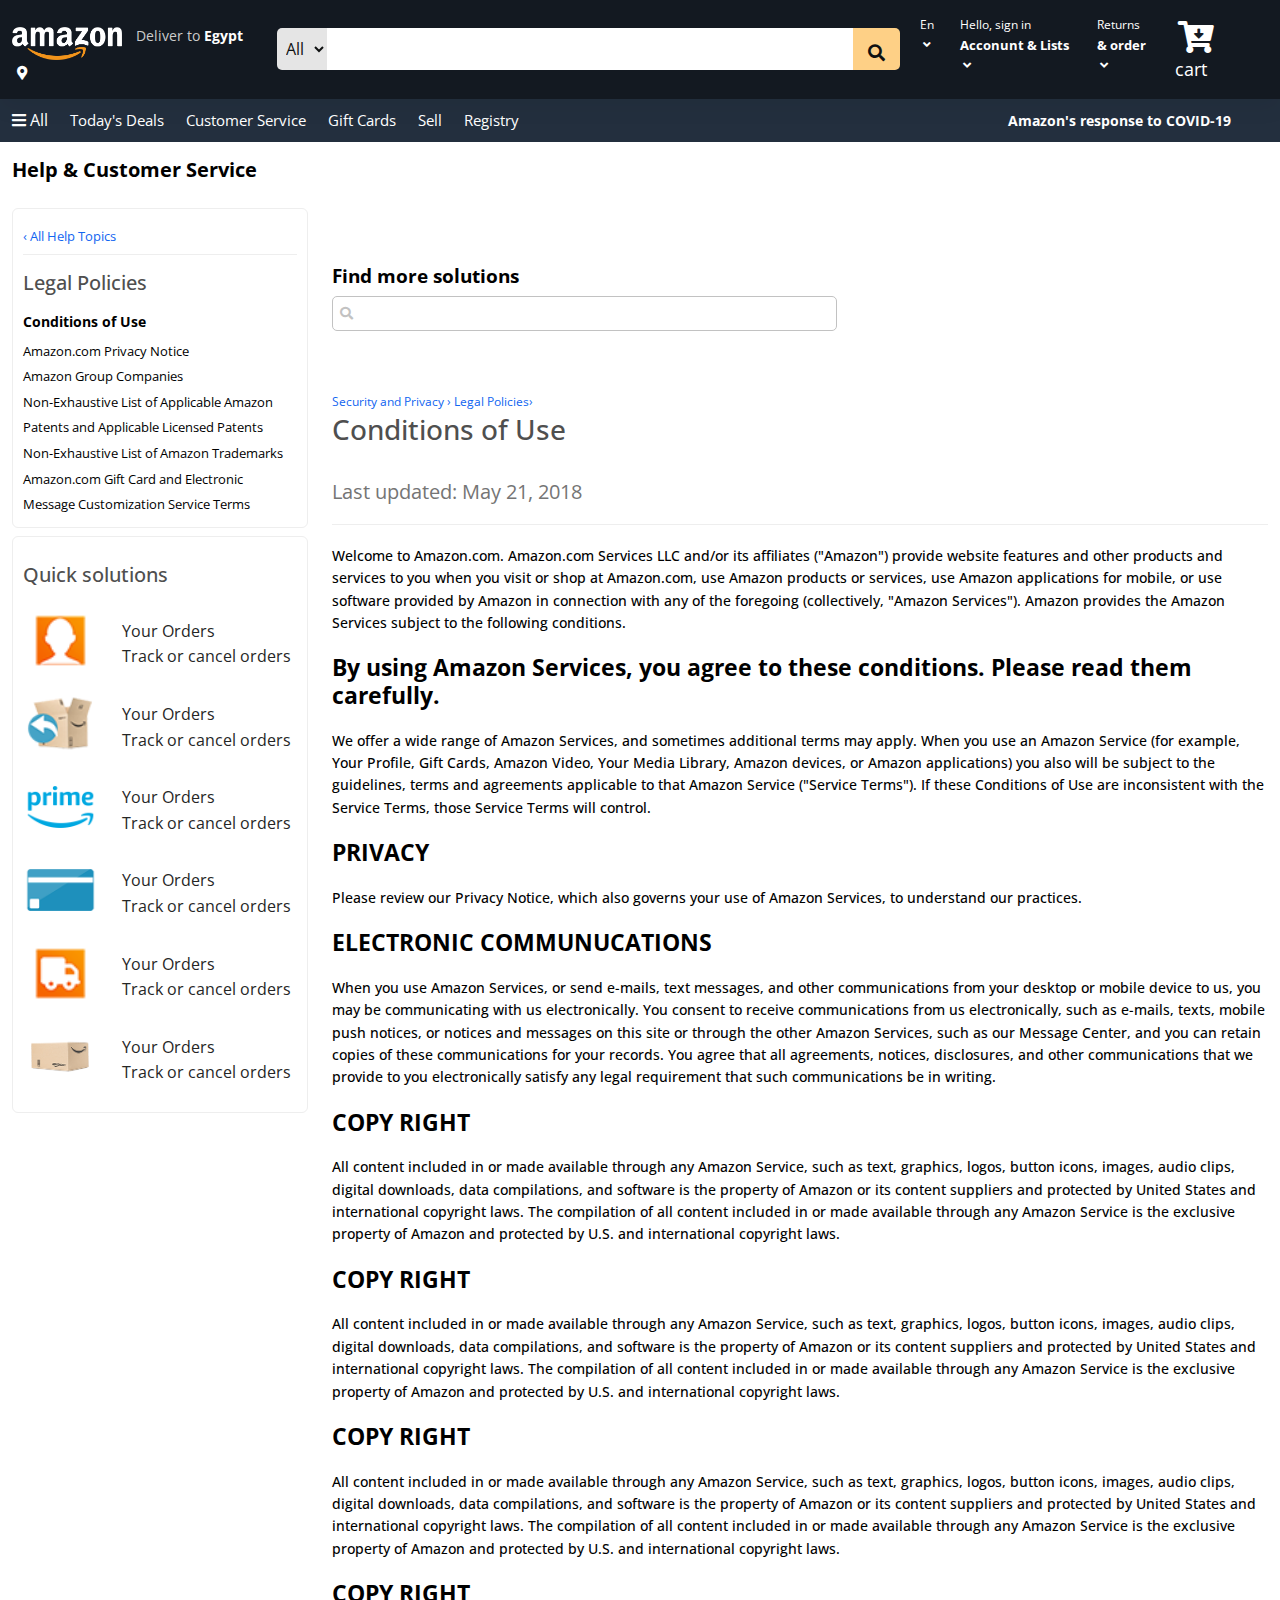
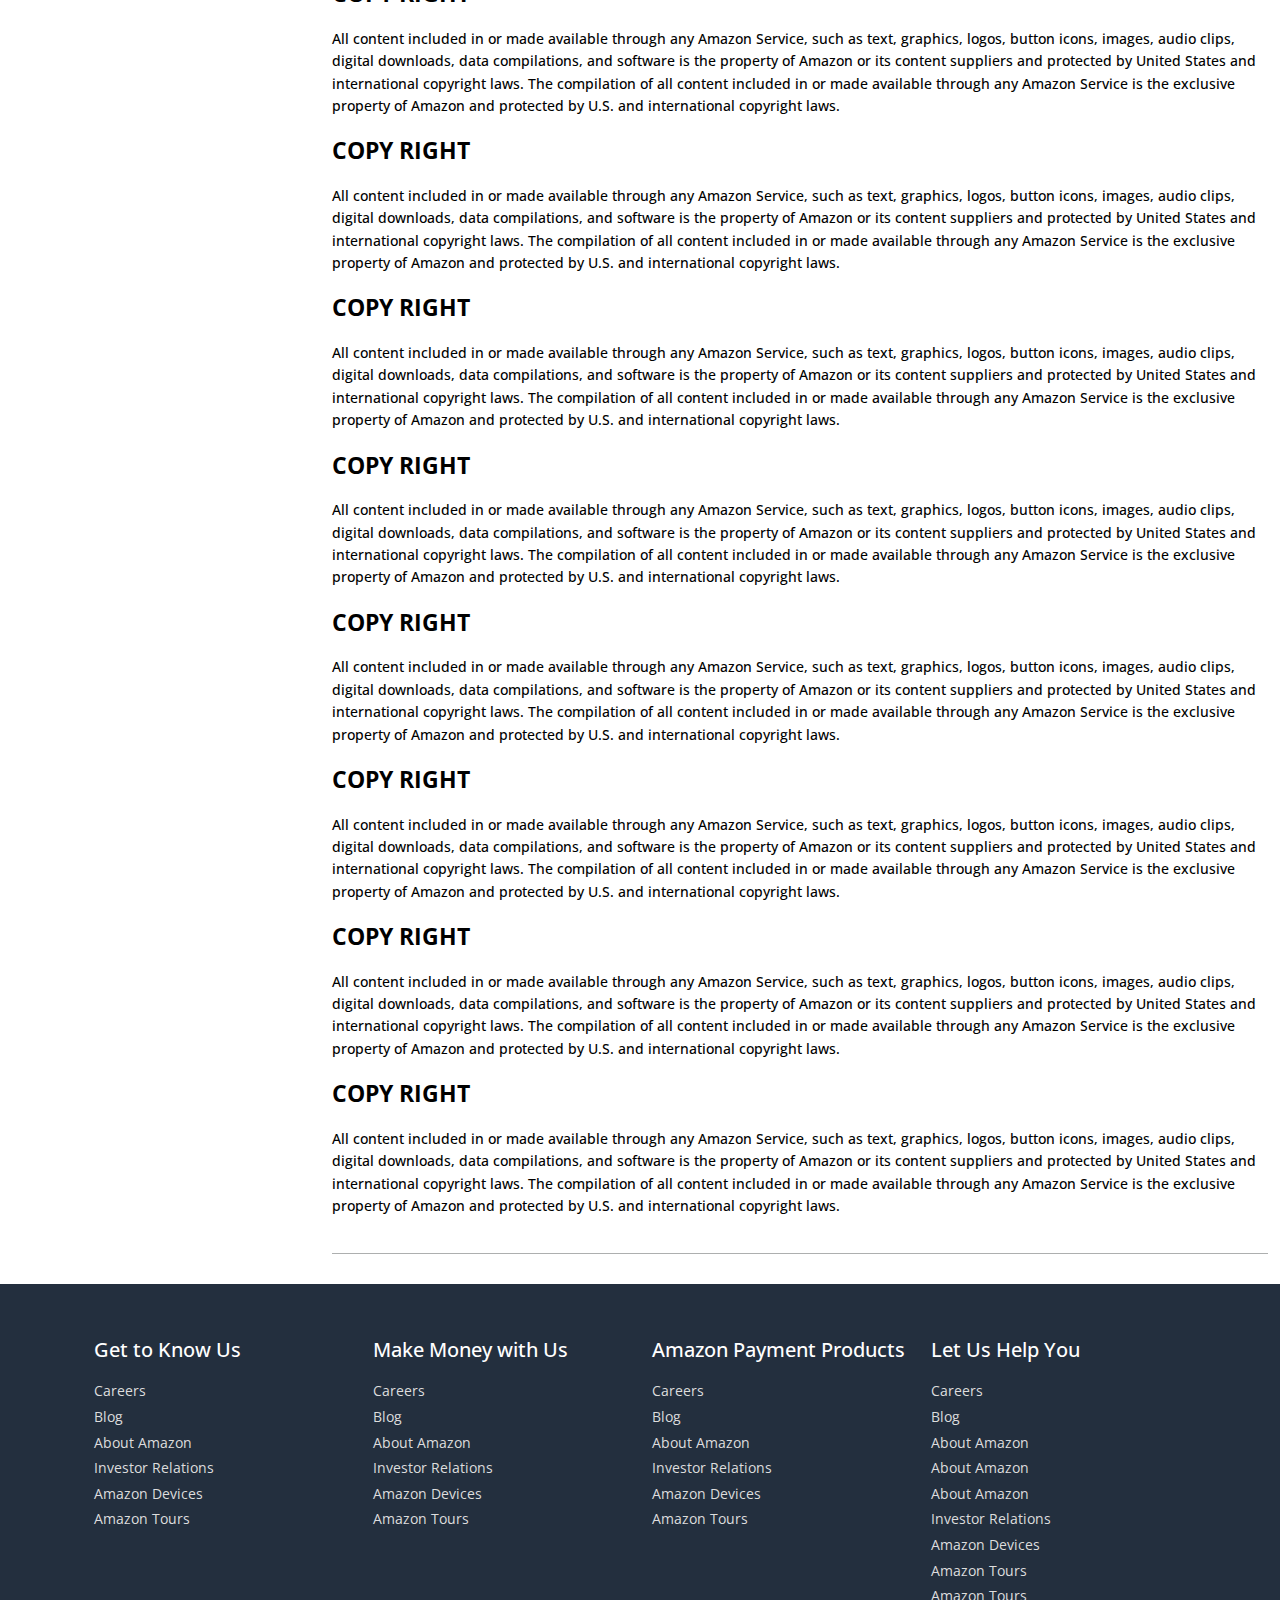
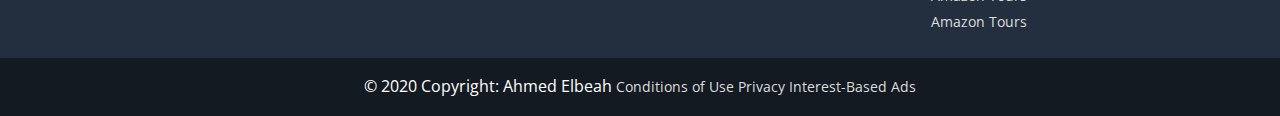
<file: help.html>
<!DOCTYPE html>
<html lang="en">
    <head>
        <meta charset="UTF-8">
        <meta name="viewport" content="width=device-width, initial-scale=1.0">
        <title>Amazon-Help</title>
        <!-- Google font -->

        <link rel="preconnect" href="https://fonts.gstatic.com">
        <link href="https://fonts.googleapis.com/css2?family=Open+Sans&display=swap" rel="stylesheet">

        <!-- Bootstrap -->
        
        <link type="text/css" rel="stylesheet" href="css/mdb.min.css"/>

        <!-- normalize -->
        <link type="text/css" rel="stylesheet" href="css/normalize.css"/>

        <!-- Font Awesome Icon -->
        <link rel="stylesheet" href="css/all.min.css">

        <!-- bxslider -->
        <link rel="stylesheet" href="css/jquery.bxslider.css">

        <!--  psge Icon -->
        <link rel="icon" href="img/image-Home/logo.png">

        <!-- Custom stlylesheet -->
        <link rel="stylesheet" href="css/style.css"/>
    </head>
    <body>
        
        <!--Start The navbar-->

        <nav class="navbar">
            <div class="container-fluid">
                <div class="box-flex">

                    <div class="logo">
                        <a href="index.html" class="link-logo">
                            <img src="img/image-Home/logo.png" class="image-logo" alt="logo">
                        </a>
                        <a class="location ">
                            <span class="deliver">Deliver to</span>
                            Egypt<i class="fas fa-map-marker-alt icon-loca"></i>
                        </a>
                    </div>
    
                    <div class="search-btn text-center">
                        <select class="select-all">
                            <option value="0">All</option>
                            <option value="1">All Departments</option>
                            <option value="2">Arts & Crafts</option>
                            <option value="3">Automotive</option>
                            <option value="4">Baby</option>
                            <option value="5">Beauty & Personal Care</option>
                            <option value="5">Beauty & Personal Care</option>
                            <option value="5">Beauty & Personal Care</option>
                            <option value="5">Beauty & Personal Care</option>
                            <option value="5">Beauty & Personal Care</option>
                            <option value="5">Beauty & Personal Care</option>
                            <option value="5">Beauty & Personal Care</option>
                            <option value="5">Beauty & Personal Care</option>
                            <option value="5">Beauty & Personal Care</option>
                            <option value="5">Beauty & Personal Care</option>
                            <option value="5">Beauty & Personal Care</option>
                            <option value="5">Beauty & Personal Care</option>
                            <option value="5">Beauty & Personal Care</option>
                            <option value="5">Beauty & Personal Care</option>
                        </select>
                        <input type="text" name="search" class="input-search">
                        <button type="submit" class="icon-search"><i class="fas fa-search"></i></button>
                    </div>
    
                    <div class="tooles">
                        <a href="#" class="links" id="link-one">En<i class="fas fa-angle-down"></i></a>
                        <div class="language" id="language-me">
                            <a href="#">
                                <input class="form-check-input" type="radio" id="form1Example3" name="gender" checked/>
                                <label class="form-check-label" for="form1Example3">English </label>
                            </a>
                            <a href="#">
                                <input class="form-check-input" type="radio" name="gender" id="form1Example4"/>
                                <label class="form-check-label" for="form1Example4"> Arabic</label>
                            </a>
                            <a href="#">
                                <input class="form-check-input" type="radio" name="gender" id="form1Example5"/>
                                <label class="form-check-label" for="form1Example5"> French </label>
                            </a>
                            <a href="#">
                                <input class="form-check-input" type="radio" name="gender"  id="form1Example6" />
                                <label class="form-check-label" for="form1Example6"> Russian </label>
                            </a>
                            <a href="#">
                                <input class="form-check-input" type="radio"  name="gender" id="form1Example7"/>
                                <label class="form-check-label" for="form1Example7"> Farsi </label>
                            </a>
                        </div>
                        <a href="#" class="links" id="show-Acconut">
                            Hello, sign in<br>
                            <span>Acconunt & Lists <i class="fas fa-angle-down"></i></span>
                        </a>
                        <div class="sign" id="Account">
                            <div class="button-sign text-center">
                                <a href="sign-in.html" class="btn btn-warning btn-block">Sign in</a>
                                <span>New Customer ?</span>
                                <a href="#">Start here.</a>
                            </div>
                            <div class="container-sign">
                                <ul class="list-link list-unstyled">
                                    <h3>Your Lists</h3>
                                    <li><a href="#">Create a List</a></li>
                                    <li><a href="#">Find a List Or Register</a></li>
                                    <li><a href="#">AmazonSmile Charity Lists</a></li>
                                </ul>
                                <ul class="list-link list-unstyled">
                                    <h3>Your Account</h3>
                                    <li><a href="#">Account</a></li>
                                    <li><a href="#">Find a List Or Register</a></li>
                                    <li><a href="#">AmazonSmile Charity Lists</a></li>
                                    <li><a href="#">order</a></li>
                                    <li><a href="#">Recommendsations</a></li>
                                    <li><a href="#">Beowsing History</a></li>
                                    <li><a href="#">Watchlist</a></li>
                                    <li><a href="#">Video</a></li>
                                    <li><a href="#">Kindle</a></li>
                                    <li><a href="#">Content & Devices</a></li>
                                </ul>
                            </div>
                        </div>
                        <a href="#" class="links">
                            Returns<br>
                            <span> & order <i class="fas fa-angle-down"></i></span>
                        </a>
                        <a href="#" class="links icon-cart">
                            <i class="fas fa-cart-arrow-down"></i>
                            <span> cart</span>
                        </a>
                    </div>

                </div>
            </div>
        </nav>


        <!--End The navbar-->

        <!--Start pope-->

        <section class="pope-location">
            <div class="card-location">
                <h3 class="header">Choose your location</h3>
                <i class="fas fa-times close-pope"></i>
                <div class="content-pope">
                    <p class="text-desc">Delivery options and delivery speeds may vary for different locations</p>
                    <button type="button" class="btn btn-warning sign">Sign in to see your addresses</button>
                    <h5 class="or-enter text-center">or enter a US zip code</h5>
                    <form action="#">
                        <input type="text" name="!#" id="!#" class="input-text">
                        <button type="button" class="btn btn-warning">Apply</button>
                    </form>
                    <h4 class="or text-center">or</h4>
                    <form action="!#">
                        <select name="!#" id="!#" class="input-select">
                            <option value="">Egypt</option>
                            <option value="">Egypt</option>
                            <option value="">Egypt</option>
                            <option value="">Egypt</option>
                            <option value="">Egypt</option>
                            <option value="">Egypt</option>
                            <option value="">Egypt</option>
                            <option value="">Egypt</option>
                            <option value="">Egypt</option>
                            <option value="">Egypt</option>
                        </select>
                        <button type="button" class="btn btn-warning done">Done</button>
                    </form>
                </div>
            </div>
        </section>

        <!--End pope-->

        <!--Start footer top-->

        <footer class="footer-top">
            <div class="container-fluid">
                <div class="box-flex">
                    <ul class="list-unstyled link-service">
                        <button type="button" class="btn-menu-bar"><i class="fas fa-bars"></i>All</button>
                        <li><a href="#">Today's Deals</a></li>
                        <li><a href="#">Customer Service</a></li>
                        <li><a href="#">Gift Cards</a></li>
                        <li><a href="#">Sell</a></li>
                        <li><a href="#">Registry</a></li>
                    </ul>
                    <div class="covid19">
                         <a href="#">Amazon's response to COVID-19</a>
                    </div>
                </div>
            </div>
        </footer>

        <!--End footer top-->

        <!--Start menu-bar-->

        <aside class="menu-bar" id="menu-bar">
            <div class="content-menu">
                <i class="fas fa-times close-menu" id="close-menu"></i>
                <h2 class="sign-title"><i class="fas fa-user-tie"></i><a href="#">Hello, sign in</a></h2>
                <div class="container">

                    <div class="digitle">
                       <h3 class="title">Digital Content & Devices</h3>
                        <div class="contentBox">
                            <p class="label">Amazon Music </p>
                            <div class="show-content one">
                                <a href="#">Stream Music</a>
                                <a href="#">Stream Music</a>
                                <a href="#">Stream Music</a>
                            </div>
                        </div>
                        <div class="contentBox">
                            <p class="label">Amazon Music </p>
                            <div class="show-content one">
                                <a href="#">Stream Music</a>
                                <a href="#">Stream Music</a>
                                <a href="#">Stream Music</a>
                            </div>
                        </div>
                        <div class="contentBox">
                            <p class="label">Amazon Music </p>
                            <div class="show-content one">
                                <a href="#">Stream Music</a>
                                <a href="#">Stream Music</a>
                                <a href="#">Stream Music</a>
                            </div>
                        </div>
                   </div>
                    <div class="digitle">
                       <h3 class="title">Shop By Department</h3>
                        <div class="contentBox">
                            <p class="label">Amazon Music </p>
                            <div class="show-content one">
                                <a href="#">Stream Music</a>
                                <a href="#">Stream Music</a>
                                <a href="#">Stream Music</a>
                            </div>
                        </div>
                        <div class="contentBox">
                            <p class="label">Amazon Music </p>
                            <div class="show-content one">
                                <a href="#">Stream Music</a>
                                <a href="#">Stream Music</a>
                                <a href="#">Stream Music</a>
                            </div>
                        </div>
                        <div class="contentBox">
                            <p class="label">Amazon Music </p>
                            <div class="show-content one">
                                <a href="#">Stream Music</a>
                                <a href="#">Stream Music</a>
                                <a href="#">Stream Music</a>
                            </div>
                        </div>
                   </div>
                    <div class="digitle">
                       <h3 class="title">Programs & Features</h3>
                        <div class="contentBox">
                            <p class="label">Amazon Music </p>
                            <div class="show-content one">
                                <a href="#">Stream Music</a>
                                <a href="#">Stream Music</a>
                                <a href="#">Stream Music</a>
                            </div>
                        </div>
                        <div class="contentBox">
                            <p class="label">Amazon Music </p>
                            <div class="show-content one">
                                <a href="#">Stream Music</a>
                                <a href="#">Stream Music</a>
                                <a href="#">Stream Music</a>
                            </div>
                        </div>
                        <div class="contentBox">
                            <p class="label">Amazon Music </p>
                            <div class="show-content one">
                                <a href="#">Stream Music</a>
                                <a href="#">Stream Music</a>
                                <a href="#">Stream Music</a>
                            </div>
                        </div>
                   </div>
                    <div class="digitle">
                       <h3 class="title">Help & Settings</h3>
                        <div class="contentBox">
                            <p class="label">Amazon Music </p>
                            <div class="show-content one">
                                <a href="#">Stream Music</a>
                                <a href="#">Stream Music</a>
                                <a href="#">Stream Music</a>
                            </div>
                        </div>
                        <div class="contentBox">
                            <p class="label">Amazon Music </p>
                            <div class="show-content one">
                                <a href="#">Stream Music</a>
                                <a href="#">Stream Music</a>
                                <a href="#">Stream Music</a>
                            </div>
                        </div>
                        <div class="contentBox">
                            <p class="label">Amazon Music </p>
                            <div class="show-content one">
                                <a href="#">Stream Music</a>
                                <a href="#">Stream Music</a>
                                <a href="#">Stream Music</a>
                            </div>
                        </div>
                   </div>

                </div>
            </div>
        </aside>

        <!--Start menu-bar-->

        <!--Start help header-->

        <div class="help-header ">
            <div class="container-fluid">
                <a href="#" class="page-help">Help & Customer Service</a>
            </div>
        </div>

        <!--End help header-->

        <!--Start container boxs -->

        <div class="container-boxs">
            <div class="container-fluid">
                <div class="row">
                    <div class="col-3">
                        <aside class="aside-legal">
                            <a href="#" class="all-help btn-block">‹ All Help Topics</a>
                            <h5 class="my-3">Legal Policies</h5>
                            <p class="aside-pragtaph my-1">Conditions of Use</p>
                            <ul class="aside-conditions list-unstyled m-0">
                                <li><a href="#">Amazon.com Privacy Notice</a></li>
                                <li><a href="#">Amazon Group Companies</a></li>
                                <li><a href="#">
                                    Non-Exhaustive List of Applicable Amazon Patents and Applicable Licensed Patents</a></li>
                                <li><a href="#">
                                    Non-Exhaustive List of Amazon Trademarks</a></li>
                                <li><a href="#">
                                    Amazon.com Gift Card and Electronic Message Customization Service Terms</a></li>
                            </ul>
                        </aside>

                        <aside class="aside-legal my-2">
                            <h5 class="my-3">Quick solutions</h5>
                            <div class="row">
                                <div class="col-4">
                                    <a href="#">
                                        <img src="img/Help/profile-qs.png" alt="Box_smaller" class="w-100">
                                    </a>
                                </div>
                                    <div class="col-8 py-3">
                                        <a href="#">
                                            <p class="m-0 text-dark">Your Orders</p>
                                            <p class="m-0 text-dark">Track or cancel orders</p>
                                        </a>
                                    </div>
                                </div>
                            <div class="row">
                                <div class="col-4">
                                    <a href="#">
                                        <img src="img/Help/returns-box-qs..png" alt="Box_smaller" class="w-100">
                                    </a>
                                </div>
                                    <div class="col-8 py-3">
                                        <a href="#">
                                            <p class="m-0 text-dark">Your Orders</p>
                                            <p class="m-0 text-dark">Track or cancel orders</p>
                                        </a>
                                    </div>
                                </div>
                            <div class="row">
                                <div class="col-4">
                                    <a href="#">
                                        <img src="img/Help/Prime_clear-bg..png" alt="Box_smaller" class="w-100">
                                    </a>
                                </div>
                                    <div class="col-8 py-3">
                                        <a href="#">
                                            <p class="m-0 text-dark">Your Orders</p>
                                            <p class="m-0 text-dark">Track or cancel orders</p>
                                        </a>
                                    </div>
                                </div>
                            <div class="row">
                                <div class="col-4">
                                    <a href="#">
                                        <img src="img/Help/Payments_clear-bg.png" alt="Box_smaller" class="w-100">
                                    </a>
                                </div>
                                    <div class="col-8 py-3">
                                        <a href="#">
                                            <p class="m-0 text-dark">Your Orders</p>
                                            <p class="m-0 text-dark">Track or cancel orders</p>
                                        </a>
                                    </div>
                                </div>
                            <div class="row">
                                <div class="col-4">
                                    <a href="#">
                                        <img src="img/Help/carrier-qs.png" alt="Box_smaller" class="w-100">
                                    </a>
                                </div>
                                    <div class="col-8 py-3">
                                        <a href="#">
                                            <p class="m-0 text-dark">Your Orders</p>
                                            <p class="m-0 text-dark">Track or cancel orders</p>
                                        </a>
                                    </div>
                                </div>
                            <div class="row">
                                <div class="col-4">
                                    <a href="#">
                                        <img src="img/Help/Box_smaller..png" alt="Box_smaller" class="w-100">
                                    </a>
                                </div>
                                    <div class="col-8 py-3">
                                        <a href="#">
                                            <p class="m-0 text-dark">Your Orders</p>
                                            <p class="m-0 text-dark">Track or cancel orders</p>
                                        </a>
                                    </div>
                                </div>
                            </aside>
                            </div>
                        
                        <div class="col-9">
                            <div class="find-more-solutions">
                                <h4 class="find-heaer">Find more solutions</h4>
                                <div class="find-box-btn">
                                    <i class="fas fa-search find-icon"></i>
                                    <input type="search" id="#" name="Find-More" class="find-search">
                                </div>
                            </div>
    
                            <div class="conditions-of">
                                <a href="#" class="link-security">Security and Privacy › </a>
                                <a href="#" class="link-security">Legal Policies› </a>
                                <h3 class="conditions-header">Conditions of Use</h3>
                                <p class="conditions-updated">Last updated: May 21, 2018</p>
                            </div>
    
                            <div class="amazon-pragtaph">
    
                                <p class="amazon-text">
                                    Welcome to Amazon.com. Amazon.com Services LLC and/or its affiliates ("Amazon") provide website features and other products and services to you when you visit or shop at Amazon.com, use Amazon products or services, use Amazon applications for mobile, or use software provided by Amazon in connection with any of the foregoing (collectively, "Amazon Services"). Amazon provides the Amazon Services subject to the following conditions.
                                </p>
    
                                <h3 class="amazon-header">By using Amazon Services, you agree to these conditions. Please read them carefully.</h3>
    
                                <p class="amazon-text">
                                    We offer a wide range of Amazon Services, and sometimes additional terms may apply. When you use an Amazon Service (for example, Your Profile, Gift Cards, Amazon Video, Your Media Library, Amazon devices, or Amazon applications) you also will be subject to the guidelines, terms and agreements applicable to that Amazon Service ("Service Terms"). If these Conditions of Use are inconsistent with the Service Terms, those Service Terms will control.
                                </p>
    
                                <h3 class="amazon-header text-uppercase">Privacy</h3>
    
                                <p class="amazon-text">Please review our Privacy Notice, which also governs your use of Amazon Services, to understand our practices.</p>
    
                                <h3 class="amazon-header text-uppercase">electronic communucations</h3>
                                
                                <p class="amazon-text">When you use Amazon Services, or send e-mails, text messages, and other communications from your desktop or mobile device to us, you may be communicating with us electronically. You consent to receive communications from us electronically, such as e-mails, texts, mobile push notices, or notices and messages on this site or through the other Amazon Services, such as our Message Center, and you can retain copies of these communications for your records. You agree that all agreements, notices, disclosures, and other communications that we provide to you electronically satisfy any legal requirement that such communications be in writing.</p>
                                
                                <h3 class="amazon-header text-uppercase">copy right</h3>

                                <p class="amazon-text">All content included in or made available through any Amazon Service, such as text, graphics, logos, button icons, images, audio clips, digital downloads, data compilations, and software is the property of Amazon or its content suppliers and protected by United States and international copyright laws. The compilation of all content included in or made available through any Amazon Service is the exclusive property of Amazon and protected by U.S. and international copyright laws.</p>
                                <h3 class="amazon-header text-uppercase">copy right</h3>

                                <p class="amazon-text">All content included in or made available through any Amazon Service, such as text, graphics, logos, button icons, images, audio clips, digital downloads, data compilations, and software is the property of Amazon or its content suppliers and protected by United States and international copyright laws. The compilation of all content included in or made available through any Amazon Service is the exclusive property of Amazon and protected by U.S. and international copyright laws.</p>
                                <h3 class="amazon-header text-uppercase">copy right</h3>

                                <p class="amazon-text">All content included in or made available through any Amazon Service, such as text, graphics, logos, button icons, images, audio clips, digital downloads, data compilations, and software is the property of Amazon or its content suppliers and protected by United States and international copyright laws. The compilation of all content included in or made available through any Amazon Service is the exclusive property of Amazon and protected by U.S. and international copyright laws.</p>
                                <h3 class="amazon-header text-uppercase">copy right</h3>

                                <p class="amazon-text">All content included in or made available through any Amazon Service, such as text, graphics, logos, button icons, images, audio clips, digital downloads, data compilations, and software is the property of Amazon or its content suppliers and protected by United States and international copyright laws. The compilation of all content included in or made available through any Amazon Service is the exclusive property of Amazon and protected by U.S. and international copyright laws.</p>
                                <h3 class="amazon-header text-uppercase">copy right</h3>

                                <p class="amazon-text">All content included in or made available through any Amazon Service, such as text, graphics, logos, button icons, images, audio clips, digital downloads, data compilations, and software is the property of Amazon or its content suppliers and protected by United States and international copyright laws. The compilation of all content included in or made available through any Amazon Service is the exclusive property of Amazon and protected by U.S. and international copyright laws.</p>
                                <h3 class="amazon-header text-uppercase">copy right</h3>

                                <p class="amazon-text">All content included in or made available through any Amazon Service, such as text, graphics, logos, button icons, images, audio clips, digital downloads, data compilations, and software is the property of Amazon or its content suppliers and protected by United States and international copyright laws. The compilation of all content included in or made available through any Amazon Service is the exclusive property of Amazon and protected by U.S. and international copyright laws.</p>
                                <h3 class="amazon-header text-uppercase">copy right</h3>

                                <p class="amazon-text">All content included in or made available through any Amazon Service, such as text, graphics, logos, button icons, images, audio clips, digital downloads, data compilations, and software is the property of Amazon or its content suppliers and protected by United States and international copyright laws. The compilation of all content included in or made available through any Amazon Service is the exclusive property of Amazon and protected by U.S. and international copyright laws.</p>
                                <h3 class="amazon-header text-uppercase">copy right</h3>

                                <p class="amazon-text">All content included in or made available through any Amazon Service, such as text, graphics, logos, button icons, images, audio clips, digital downloads, data compilations, and software is the property of Amazon or its content suppliers and protected by United States and international copyright laws. The compilation of all content included in or made available through any Amazon Service is the exclusive property of Amazon and protected by U.S. and international copyright laws.</p>
                                <h3 class="amazon-header text-uppercase">copy right</h3>

                                <p class="amazon-text">All content included in or made available through any Amazon Service, such as text, graphics, logos, button icons, images, audio clips, digital downloads, data compilations, and software is the property of Amazon or its content suppliers and protected by United States and international copyright laws. The compilation of all content included in or made available through any Amazon Service is the exclusive property of Amazon and protected by U.S. and international copyright laws.</p>
                                <h3 class="amazon-header text-uppercase">copy right</h3>

                                <p class="amazon-text">All content included in or made available through any Amazon Service, such as text, graphics, logos, button icons, images, audio clips, digital downloads, data compilations, and software is the property of Amazon or its content suppliers and protected by United States and international copyright laws. The compilation of all content included in or made available through any Amazon Service is the exclusive property of Amazon and protected by U.S. and international copyright laws.</p>
                                <h3 class="amazon-header text-uppercase">copy right</h3>

                                <p class="amazon-text">All content included in or made available through any Amazon Service, such as text, graphics, logos, button icons, images, audio clips, digital downloads, data compilations, and software is the property of Amazon or its content suppliers and protected by United States and international copyright laws. The compilation of all content included in or made available through any Amazon Service is the exclusive property of Amazon and protected by U.S. and international copyright laws.</p>
                            </div>
    
                        </div>

                </div>
            </div>
        </div>

        <!--End container boxs -->

       <!-- Footer -->
       <footer class="text-left footer-bottom">
        <!-- Grid container -->
        <div class="container p-4">
          <!--Grid row-->
          <div class="row">
      
            <!--Grid column-->
            <div class="col-lg-3 col-md-6 mb-4 mb-md-0">
              <h5 class="pb-2">Get to Know Us</h5>
      
              <ul class="list-unstyled mb-0">
                <li>
                  <a href="#!">Careers</a>
                </li>
                <li>
                  <a href="#!">Blog</a>
                </li>
                <li>
                  <a href="#!">About Amazon</a>
                </li>
                <li>
                  <a href="#!">Investor Relations</a>
                </li>
                <li>
                  <a href="#!">Amazon Devices</a>
                </li>
                <li>
                  <a href="#!">Amazon Tours</a>
                </li>
              </ul>
            </div>
            <!--Grid column-->
      
            <!--Grid column-->
            <div class="col-lg-3 col-md-6 mb-4 mb-md-0">
              <h5 class="pb-2">Make Money with Us</h5>
      
              <ul class="list-unstyled mb-0">
                <li>
                  <a href="#!">Careers</a>
                </li>
                <li>
                  <a href="#!">Blog</a>
                </li>
                <li>
                  <a href="#!">About Amazon</a>
                </li>
                <li>
                  <a href="#!">Investor Relations</a>
                </li>
                <li>
                  <a href="#!">Amazon Devices</a>
                </li>
                <li>
                  <a href="#!">Amazon Tours</a>
                </li>
              </ul>
            </div>
            <!--Grid column-->
      
            <!--Grid column-->
            <div class="col-lg-3 col-md-6 mb-4 mb-md-0">
              <h5 class="pb-2">Amazon Payment Products</h5>
      
              <ul class="list-unstyled mb-0">
                <li>
                  <a href="#!">Careers</a>
                </li>
                <li>
                  <a href="#!">Blog</a>
                </li>
                <li>
                  <a href="#!">About Amazon</a>
                </li>
                <li>
                  <a href="#!">Investor Relations</a>
                </li>
                <li>
                  <a href="#!">Amazon Devices</a>
                </li>
                <li>
                  <a href="#!">Amazon Tours</a>
                </li>
              </ul>
            </div>
            <!--Grid column-->
      
            <!--Grid column-->
            <div class="col-lg-3 col-md-6 mb-4 mb-md-0">
              <h5 class="pb-2">Let Us Help You</h5>
      
              <ul class="list-unstyled mb-0">
                <li>
                  <a href="#!">Careers</a>
                </li>
                <li>
                  <a href="#!">Blog</a>
                </li>
                <li>
                  <a href="#!">About Amazon</a>
                </li>
                <li>
                  <a href="#!">About Amazon</a>
                </li>
                <li>
                  <a href="#!">About Amazon</a>
                </li>
                <li>
                  <a href="#!">Investor Relations</a>
                </li>
                <li>
                  <a href="#!">Amazon Devices</a>
                </li>
                <li>
                  <a href="#!">Amazon Tours</a>
                </li>
                <li>
                  <a href="#!">Amazon Tours</a>
                </li>
                <li>
                  <a href="#!">Amazon Tours</a>
                </li>
              </ul>
            </div>
            <!--Grid column-->
          </div>
          <!--Grid row-->
        </div>
        <!-- Grid container -->
      
        <!-- Copyright -->
        <div class="text-center p-3" style="background-color: #131A22">
          © 2020 Copyright: Ahmed Elbeah
          <a href="#!">Conditions of Use</a>
          <a href="#!">Privacy</a>
          <a href="#!">Interest-Based Ads</a>
        </div>
        <!-- Copyright -->
      </footer>
      <!-- Footer -->
        
    </body>
    <script src="js/mdb.min.js"></script>
    <script src="js/jquery-3.3.1.min.js"></script>
    <script src="js/jquery.bxslider.min.js"></script>
    <script src="js/script.js"></script>
</html>
</file>
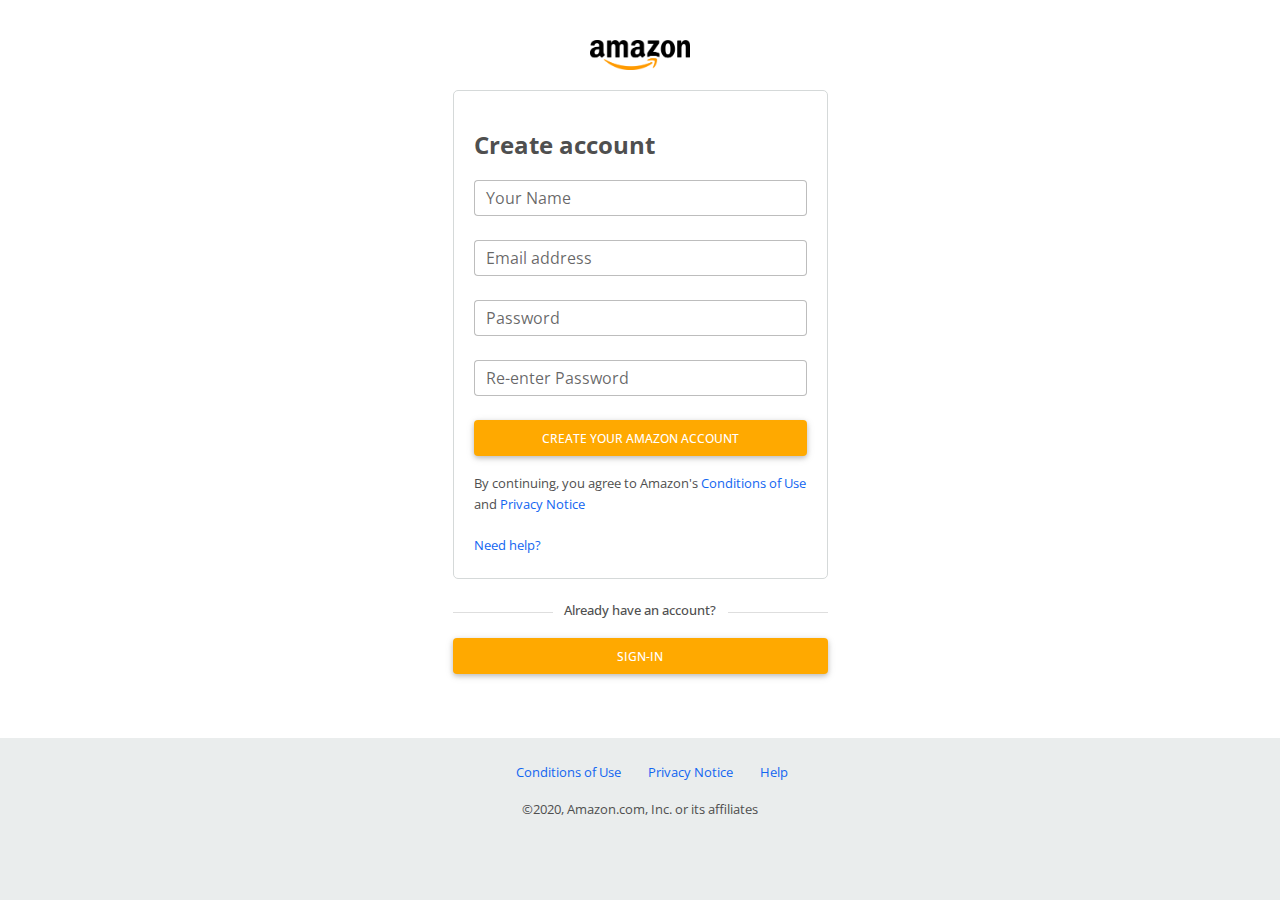
<file: registration.html>
<!DOCTYPE html>
<html lang="en">
    <head>
        <meta charset="UTF-8">
        <meta name="viewport" content="width=device-width, initial-scale=1.0">
        <title>Amazon-Registration</title>
        <!-- Google font -->

        <link rel="preconnect" href="https://fonts.gstatic.com">
        <link href="https://fonts.googleapis.com/css2?family=Open+Sans&display=swap" rel="stylesheet">

        <!-- Bootstrap -->
        
        <link type="text/css" rel="stylesheet" href="css/mdb.min.css"/>

        <!-- normalize -->
        <link type="text/css" rel="stylesheet" href="css/normalize.css"/>

        <!-- Font Awesome Icon -->
        <link rel="stylesheet" href="css/all.min.css">

        <!--  psge Icon -->
        <link rel="icon" href="img/image-Home/logoBlack.png">

        <!-- Custom stlylesheet -->
        <link rel="stylesheet" href="css/style.css"/>
    </head>

    <body>

        <!--Start box sign in-->

        <section class="sign-in">
            <a href="index.html" class="logo-img">
                <img src="img/image-Home/logoBlack.png" alt="logo">
            </a>
            <div class="box-sign-in">
              <div class="box-sign-content">
                  <h4 class="sign-header">Create account</h4>
                  <form>
                      <!-- Name input -->
                      <div class="form-outline mb-4">
                        <input type="text" id="form1Example1" class="form-control" />
                        <label class="form-label" for="form1Example1">Your Name</label>
                      </div>
                      <!-- Email input -->
                      <div class="form-outline mb-4">
                        <input type="email" id="form1Example1" class="form-control" />
                        <label class="form-label" for="form1Example1">Email address</label>
                      </div>
                       <!-- Password input -->
                      <div class="form-outline mb-4">
                        <input type="password" id="form1Example2" class="form-control" />
                        <label class="form-label" for="form1Example2">Password</label>
                      </div>
                       <!-- Password input -->
                      <div class="form-outline mb-4">
                        <input type="password" id="form1Example2" class="form-control" />
                        <label class="form-label" for="form1Example2">Re-enter Password</label>
                      </div>
                      <!-- Submit button -->
                      <button type="submit" class="btn btn-warning btn-block">Create your Amazon account</button>
                    </form>
                    <div class="agree-to">
                      By continuing, you agree to Amazon's 
                      <a href="help.html">Conditions of Use</a> and <a href="#">Privacy Notice</a>
                    </div>
                    <a href="!#" class="need-help">Need help?</a>
                  </div>
                  <div class="create-account text-center my-4">
                    <h6 class="account-header">Already have an account? </h6>
                    <a href="sign-in.html" class="btn btn-warning btn-block">Sign-In</a>
                  </div>
              </div>
        </section>

        <!--End box sign in-->

        <!--Start footer-sign in -->
        <footer class="footer-sign text-center my-4">
          <a href="#" class="ms-4 ">Conditions of Use</a>
          <a href="#" class="ms-4"> Privacy Notice </a>
          <a href="#" class="ms-4">Help</a>
          <p class="my-3">©2020, Amazon.com, Inc. or its affiliates</p>
        </footer>
        <!--Start footer-sign in -->
        
        <script src="js/mdb.min.js"></script>
        <script src="js/script.js"></script>
    </body>
</html>
</file>
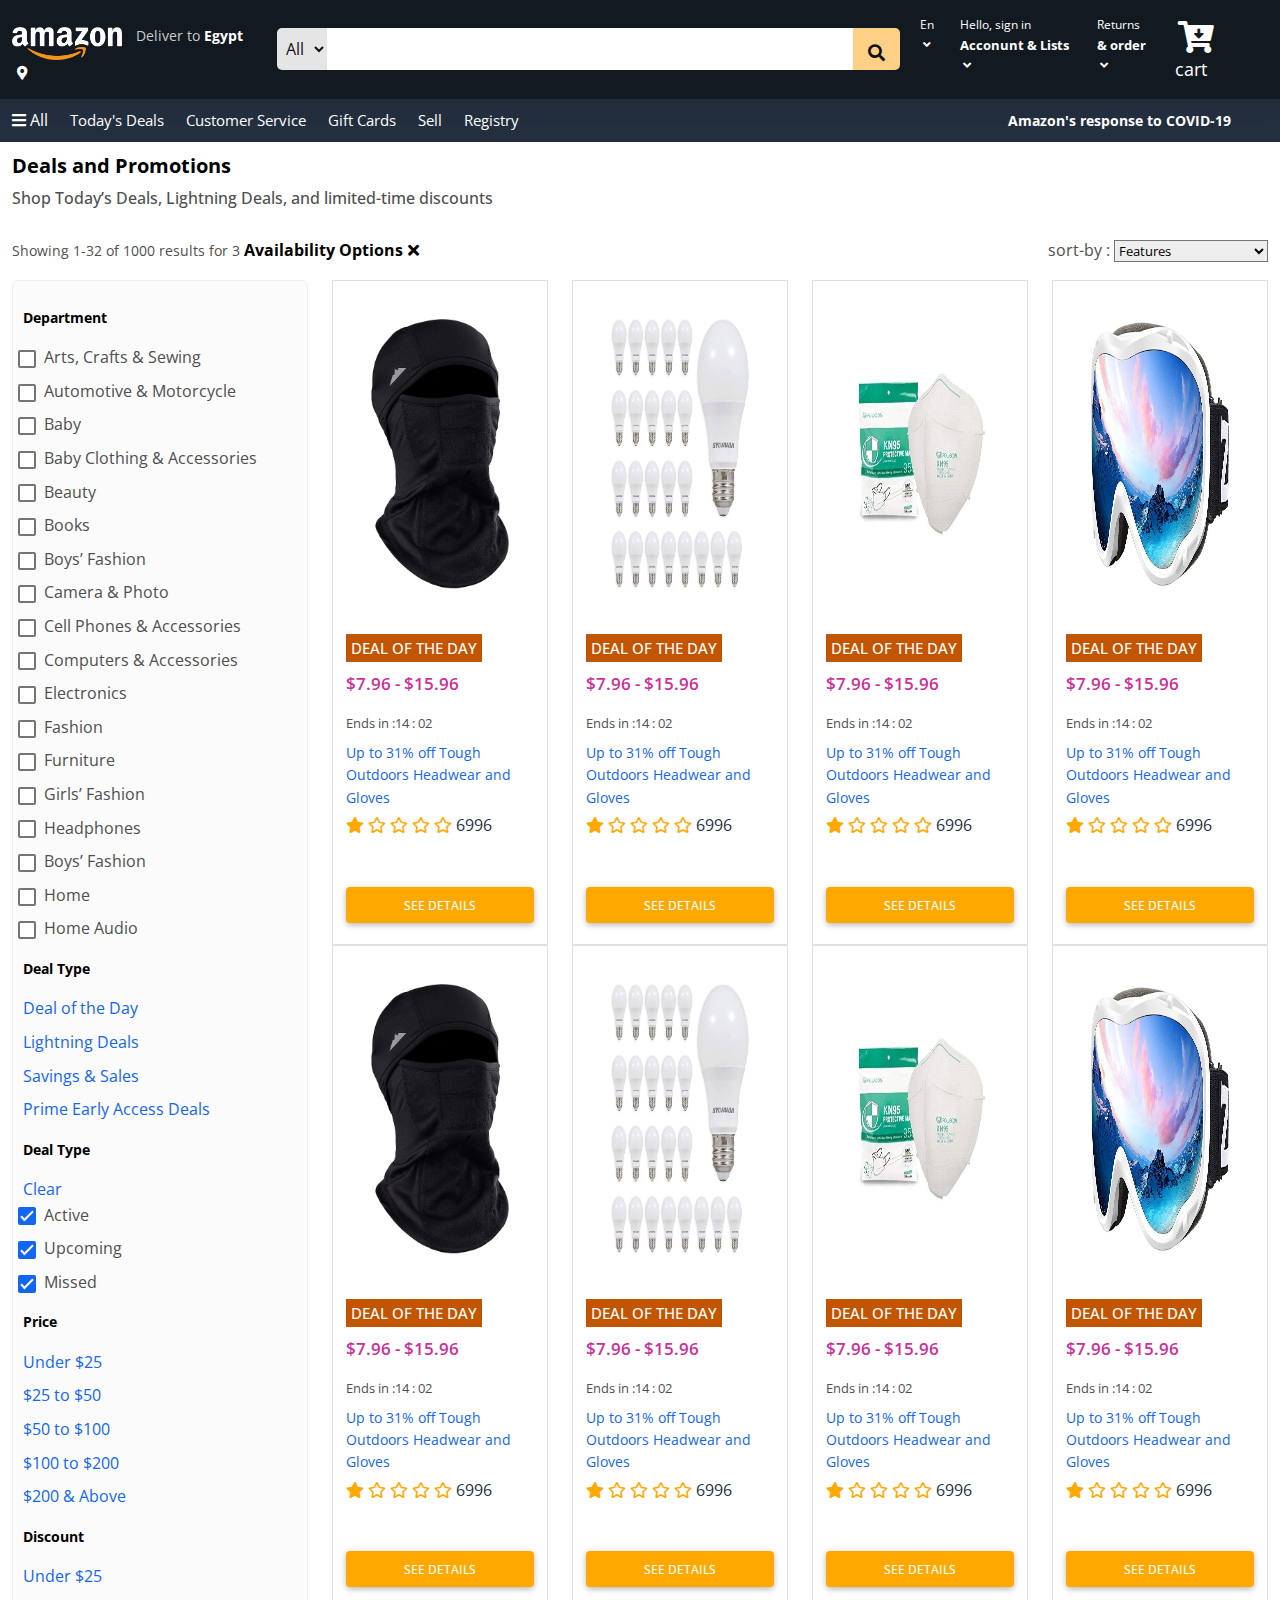
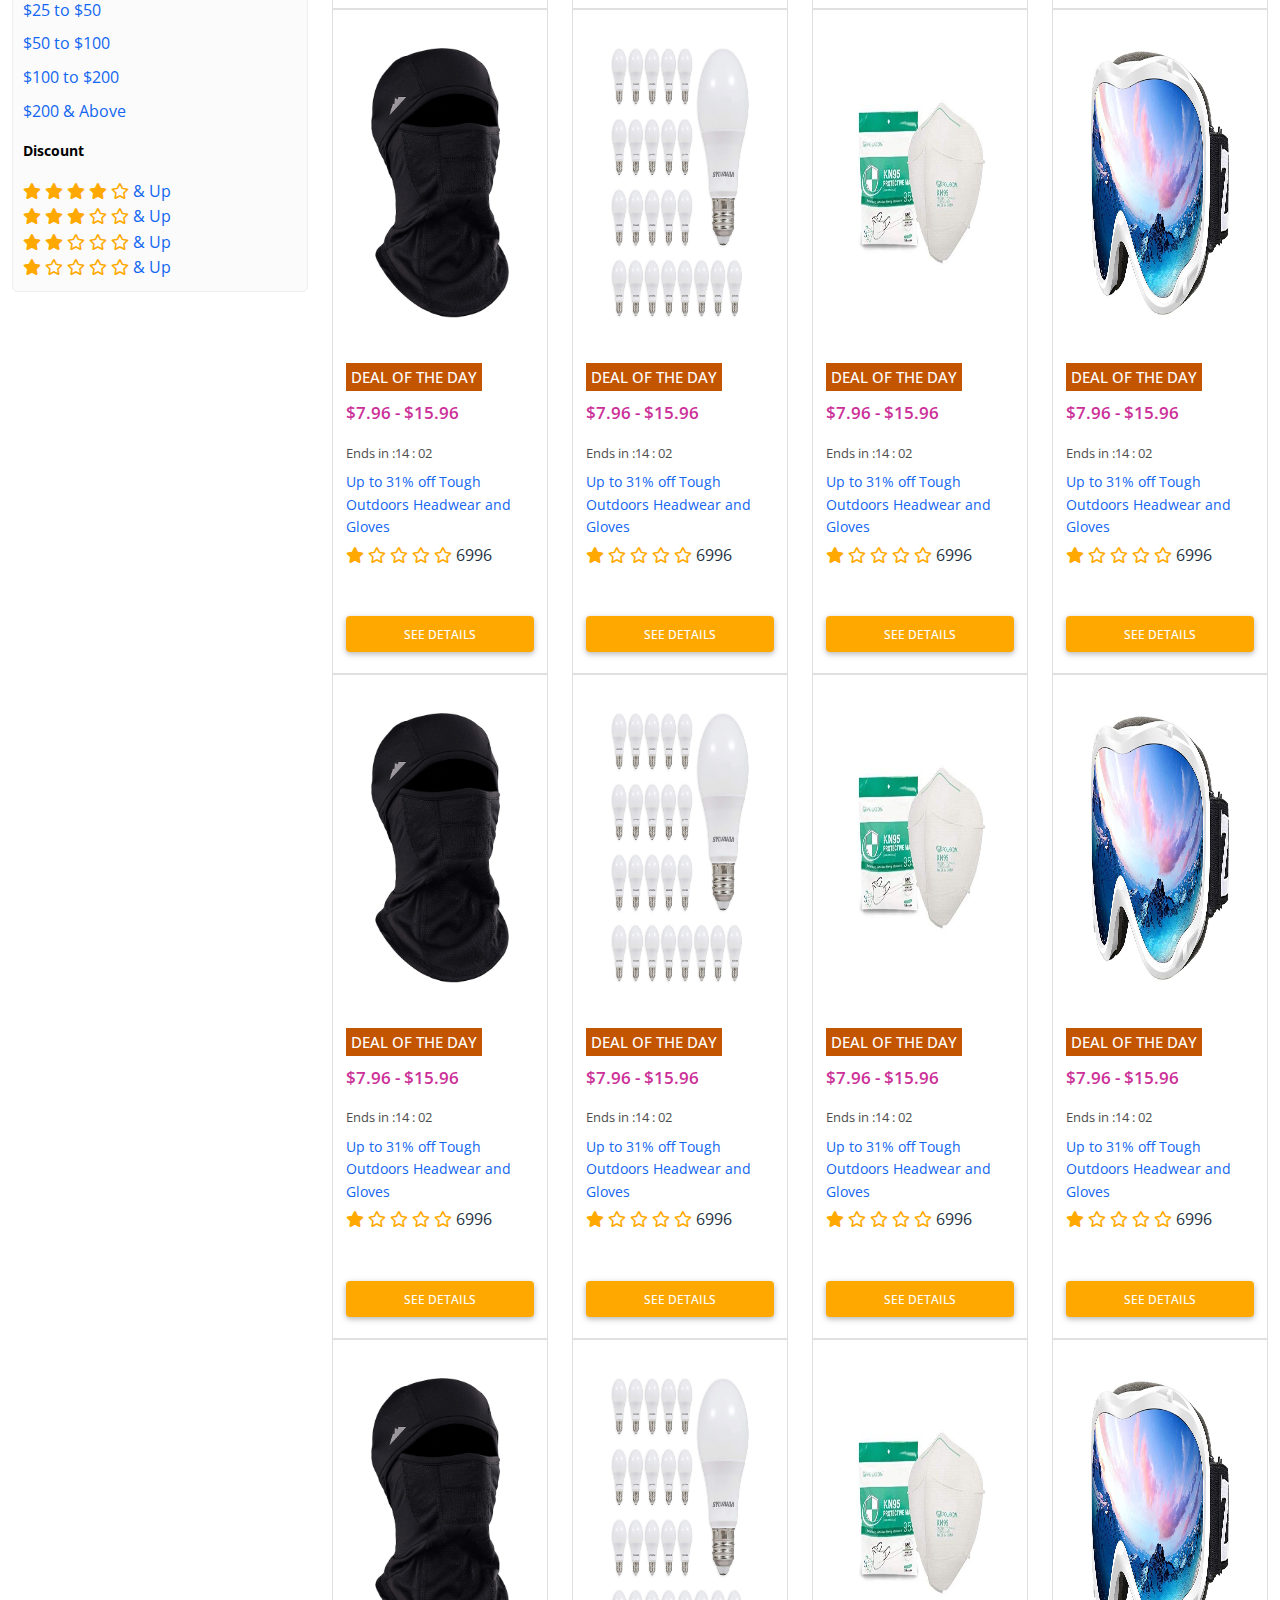
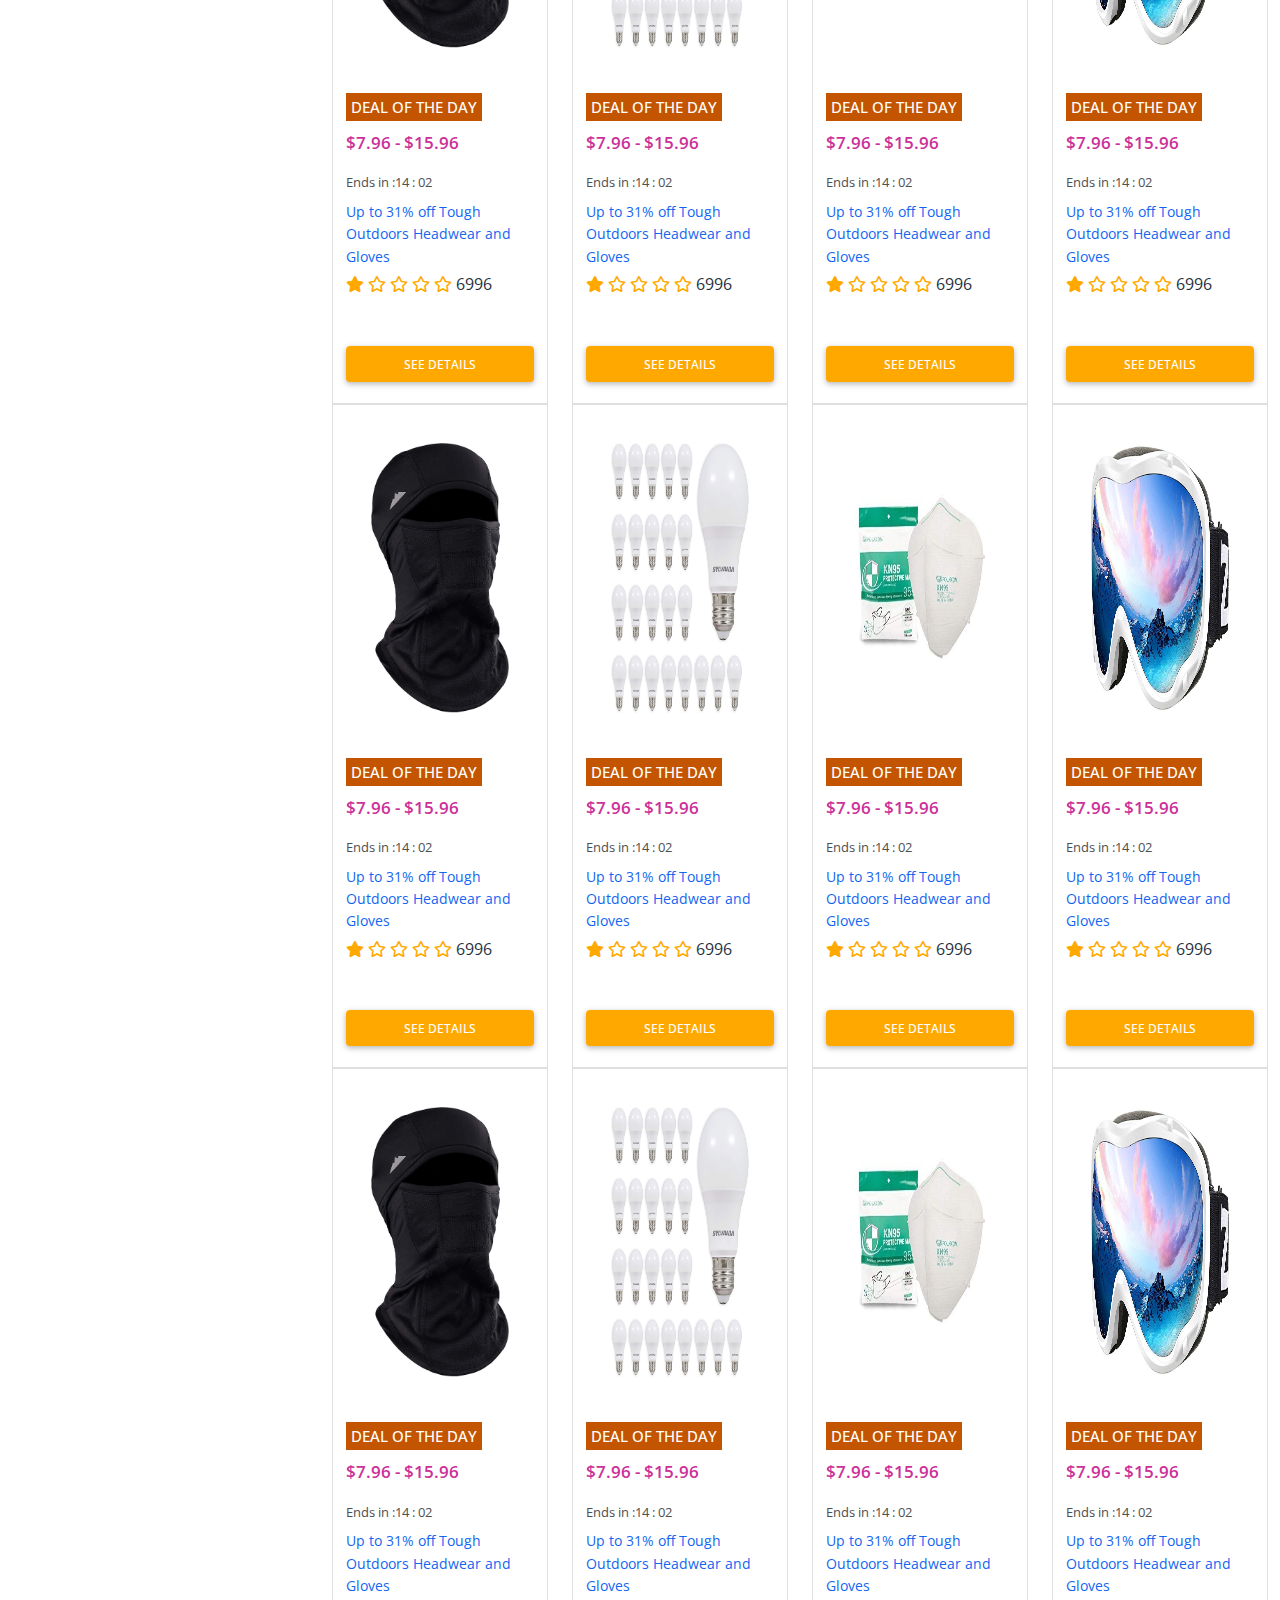
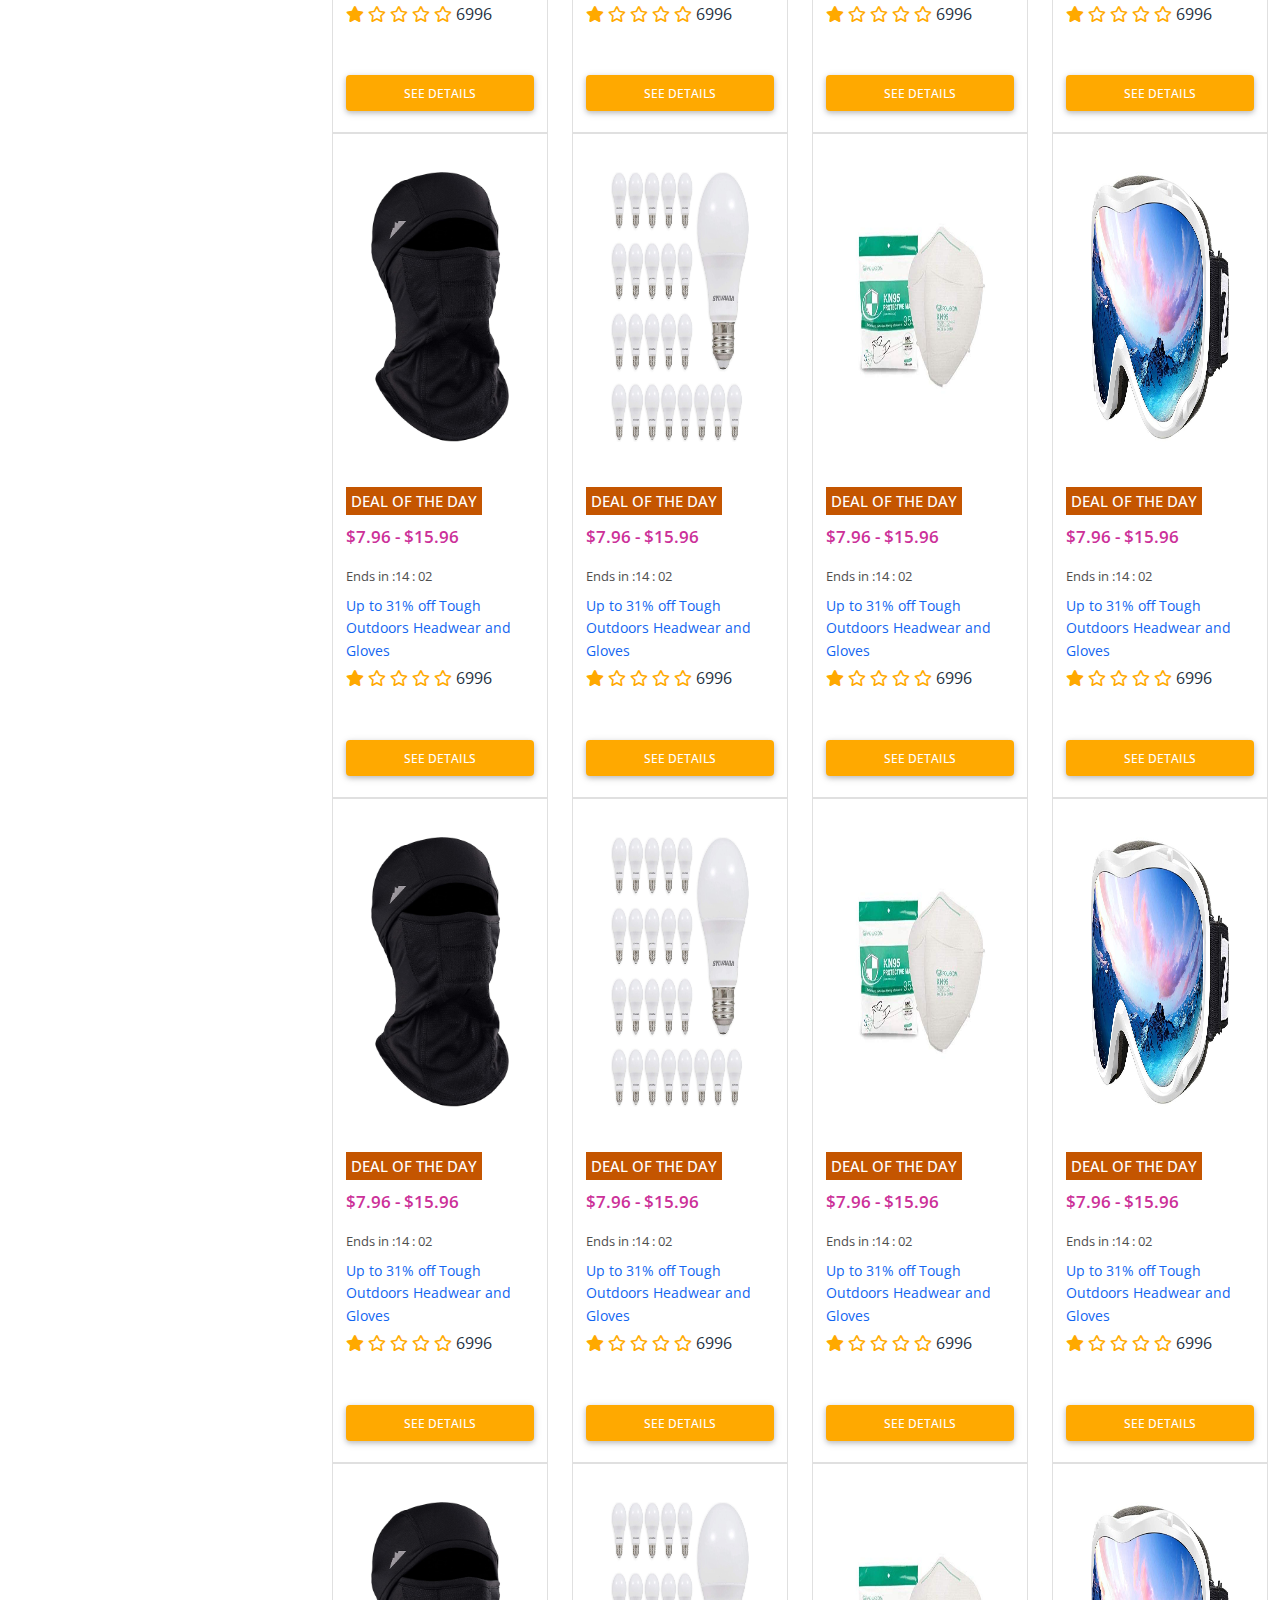
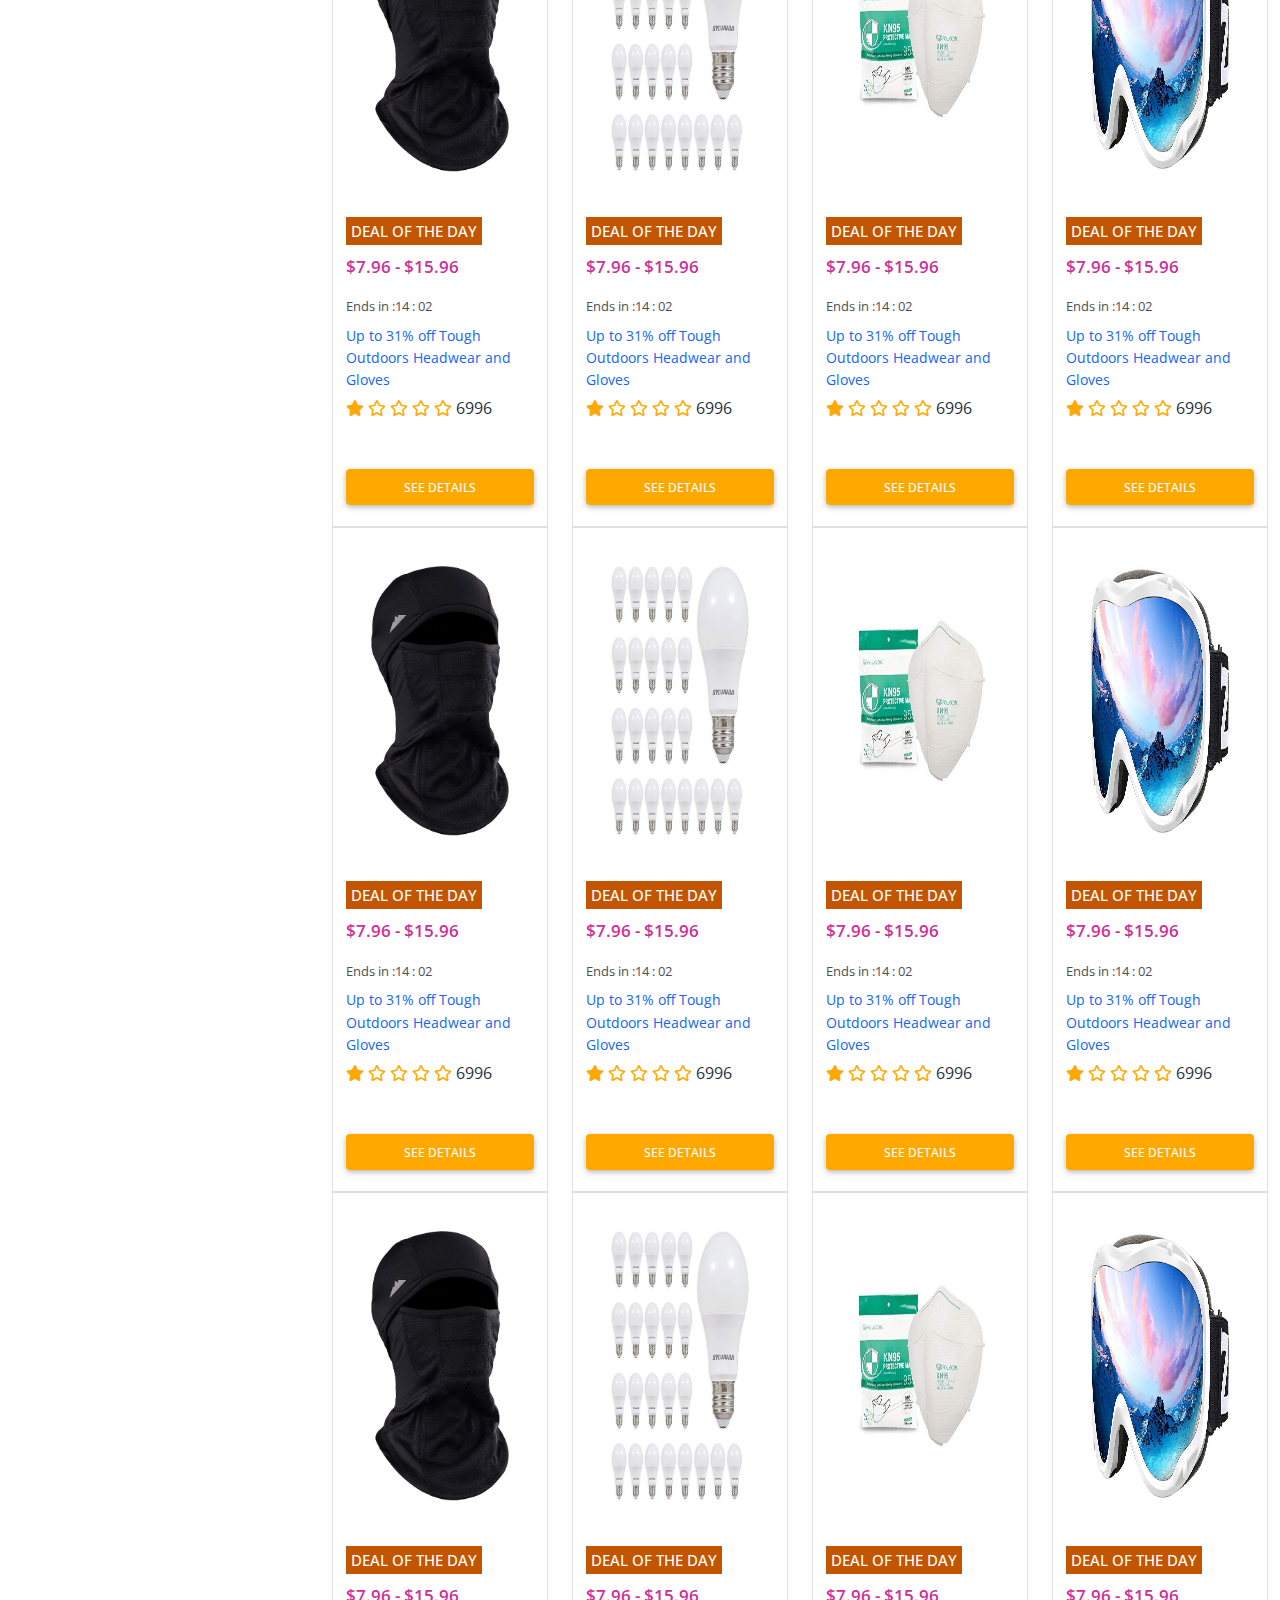
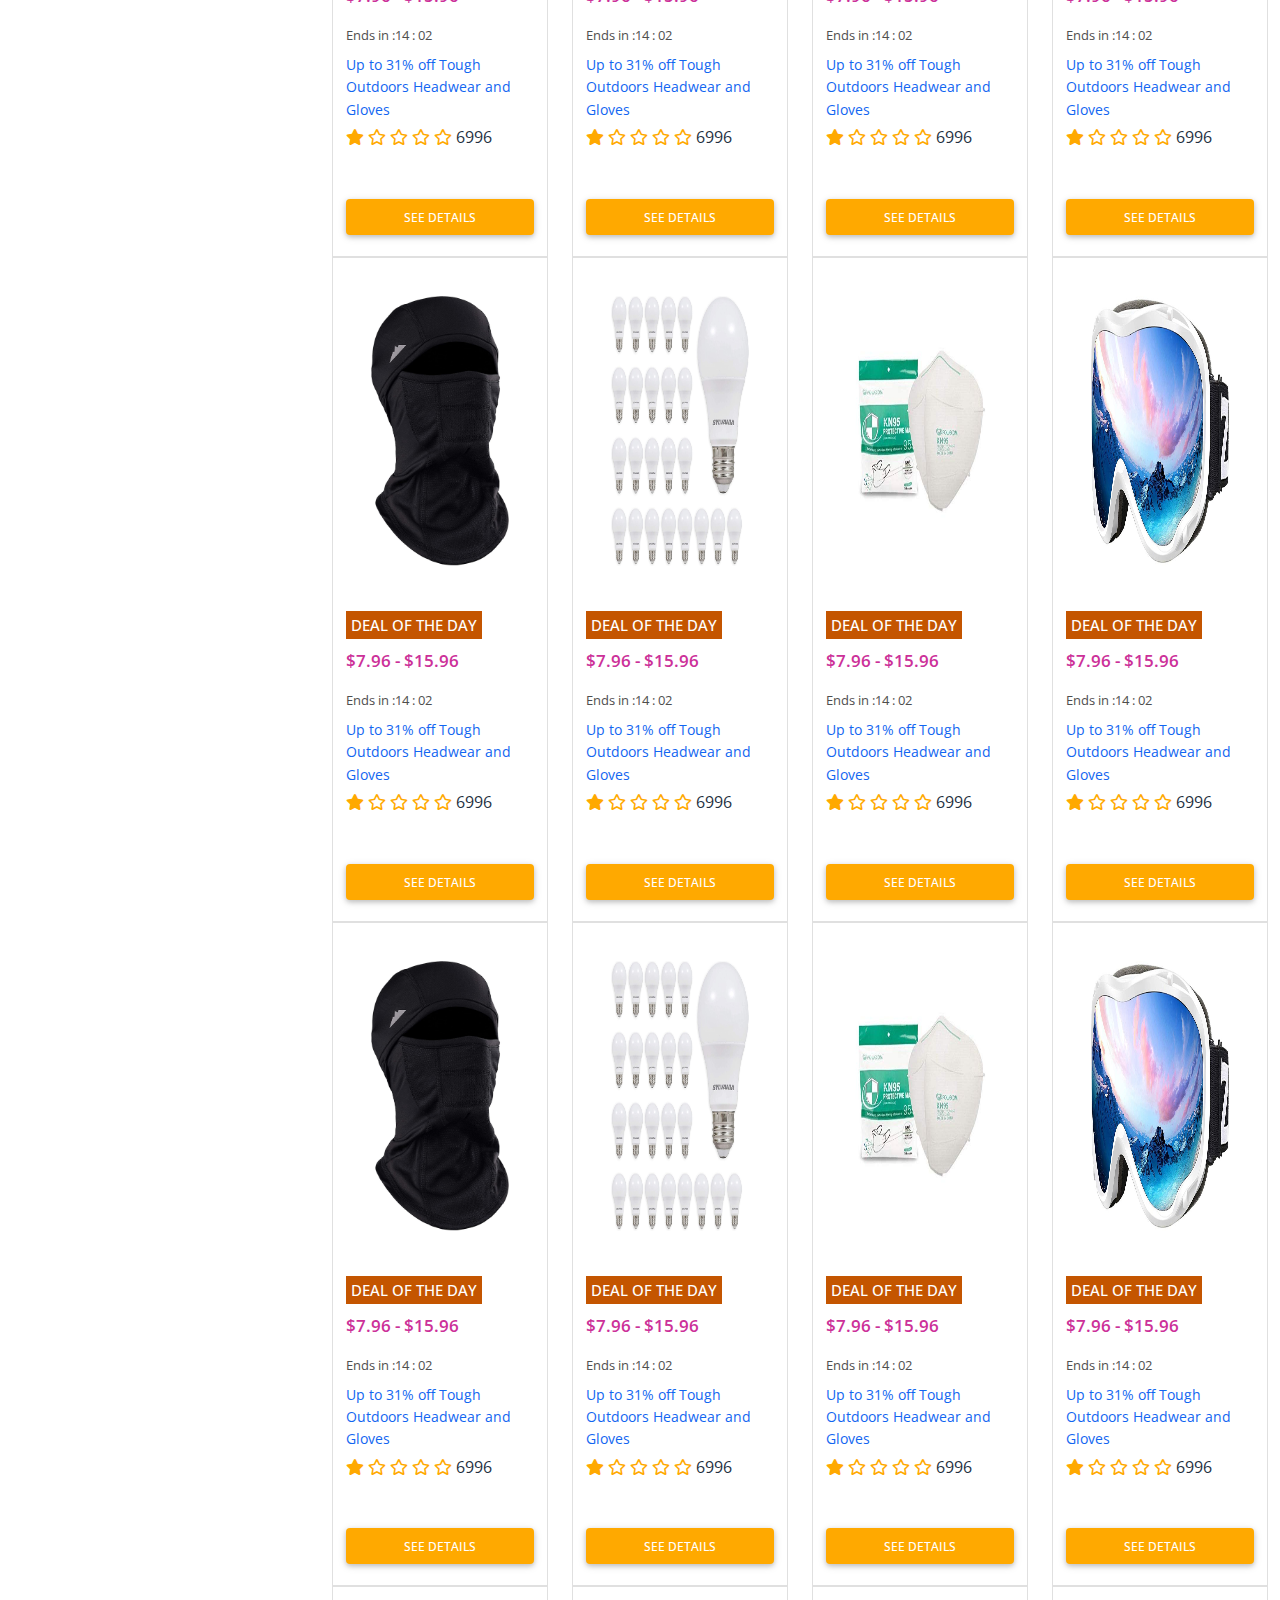
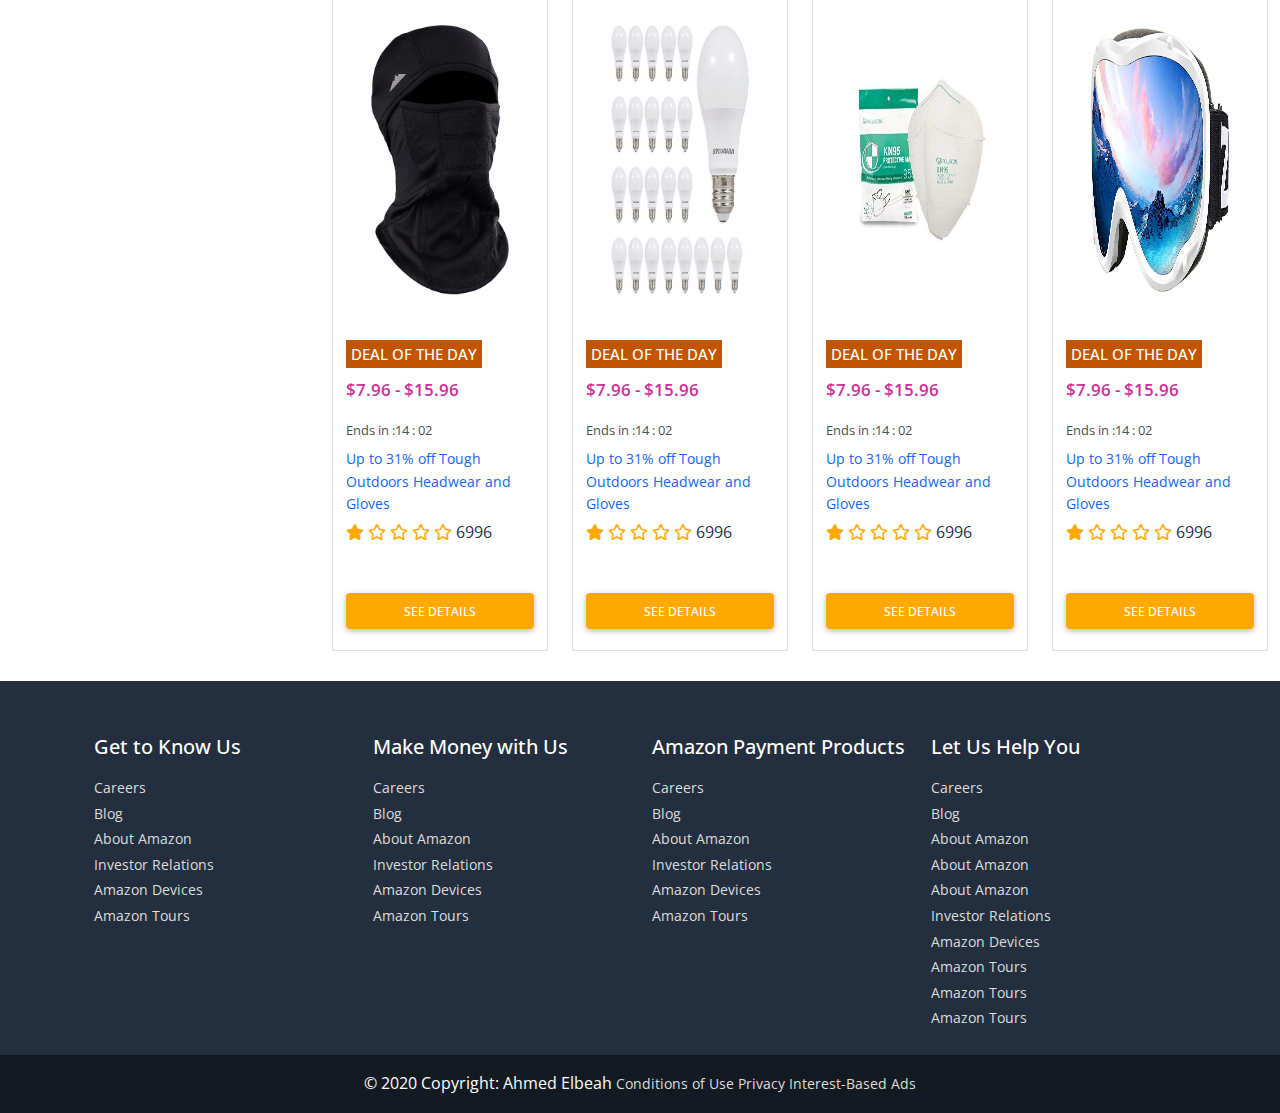
<file: shopping.html>
<!DOCTYPE html>
<html lang="en">
    <head>
        <meta charset="UTF-8">
        <meta name="viewport" content="width=device-width, initial-scale=1.0">
        <title>Amazon-Shoppin</title>
        <!-- Google font -->

        <link rel="preconnect" href="https://fonts.gstatic.com">
        <link href="https://fonts.googleapis.com/css2?family=Open+Sans&display=swap" rel="stylesheet">

        <!-- Bootstrap -->
        
        <link type="text/css" rel="stylesheet" href="css/mdb.min.css"/>

        <!-- normalize -->
        <link type="text/css" rel="stylesheet" href="css/normalize.css"/>

        <!-- Font Awesome Icon -->
        <link rel="stylesheet" href="css/all.min.css">

        <!-- bxslider -->
        <link rel="stylesheet" href="css/jquery.bxslider.css">

        <!--  psge Icon -->
        <link rel="icon" href="img/image-Home/logo.png">

        <!-- Custom stlylesheet -->
        <link rel="stylesheet" href="css/style.css"/>
    </head>
    <body>
        
        <!--Start The navbar-->

        <nav class="navbar">
            <div class="container-fluid">
                <div class="box-flex">

                    <div class="logo">
                        <a href="index.html" class="link-logo">
                            <img src="img/image-Home/logo.png" class="image-logo" alt="logo">
                        </a>
                        <a class="location ">
                            <span class="deliver">Deliver to</span>
                            Egypt<i class="fas fa-map-marker-alt icon-loca"></i>
                        </a>
                    </div>
    
                    <div class="search-btn text-center">
                        <select class="select-all">
                            <option value="0">All</option>
                            <option value="1">All Departments</option>
                            <option value="2">Arts & Crafts</option>
                            <option value="3">Automotive</option>
                            <option value="4">Baby</option>
                            <option value="5">Beauty & Personal Care</option>
                            <option value="5">Beauty & Personal Care</option>
                            <option value="5">Beauty & Personal Care</option>
                            <option value="5">Beauty & Personal Care</option>
                            <option value="5">Beauty & Personal Care</option>
                            <option value="5">Beauty & Personal Care</option>
                            <option value="5">Beauty & Personal Care</option>
                            <option value="5">Beauty & Personal Care</option>
                            <option value="5">Beauty & Personal Care</option>
                            <option value="5">Beauty & Personal Care</option>
                            <option value="5">Beauty & Personal Care</option>
                            <option value="5">Beauty & Personal Care</option>
                            <option value="5">Beauty & Personal Care</option>
                            <option value="5">Beauty & Personal Care</option>
                        </select>
                        <input type="text" name="search" class="input-search">
                        <button type="submit" class="icon-search"><i class="fas fa-search"></i></button>
                    </div>
    
                    <div class="tooles">
                        <a href="#" class="links" id="link-one">En<i class="fas fa-angle-down"></i></a>
                        <div class="language" id="language-me">
                            <a href="#">
                                <input class="form-check-input" type="radio" id="form1Example3" name="gender" checked/>
                                <label class="form-check-label" for="form1Example3">English </label>
                            </a>
                            <a href="#">
                                <input class="form-check-input" type="radio" name="gender" id="form1Example4"/>
                                <label class="form-check-label" for="form1Example4"> Arabic</label>
                            </a>
                            <a href="#">
                                <input class="form-check-input" type="radio" name="gender" id="form1Example5"/>
                                <label class="form-check-label" for="form1Example5"> French </label>
                            </a>
                            <a href="#">
                                <input class="form-check-input" type="radio" name="gender"  id="form1Example6" />
                                <label class="form-check-label" for="form1Example6"> Russian </label>
                            </a>
                            <a href="#">
                                <input class="form-check-input" type="radio"  name="gender" id="form1Example7"/>
                                <label class="form-check-label" for="form1Example7"> Farsi </label>
                            </a>
                        </div>
                        <a href="#" class="links" id="show-Acconut">
                            Hello, sign in<br>
                            <span>Acconunt & Lists <i class="fas fa-angle-down"></i></span>
                        </a>
                        <div class="sign" id="Account">
                            <div class="button-sign text-center">
                                <a href="sign-in.html" class="btn btn-warning btn-block">Sign in</a>
                                <span>New Customer ?</span>
                                <a href="registration.html">Start here.</a>
                            </div>
                            <div class="container-sign">
                                <ul class="list-link list-unstyled">
                                    <h3>Your Lists</h3>
                                    <li><a href="#">Create a List</a></li>
                                    <li><a href="#">Find a List Or Register</a></li>
                                    <li><a href="#">AmazonSmile Charity Lists</a></li>
                                </ul>
                                <ul class="list-link list-unstyled">
                                    <h3>Your Account</h3>
                                    <li><a href="#">Account</a></li>
                                    <li><a href="#">Find a List Or Register</a></li>
                                    <li><a href="#">AmazonSmile Charity Lists</a></li>
                                    <li><a href="#">order</a></li>
                                    <li><a href="#">Recommendsations</a></li>
                                    <li><a href="#">Beowsing History</a></li>
                                    <li><a href="#">Watchlist</a></li>
                                    <li><a href="#">Video</a></li>
                                    <li><a href="#">Kindle</a></li>
                                    <li><a href="#">Content & Devices</a></li>
                                </ul>
                            </div>
                        </div>
                        <a href="#" class="links">
                            Returns<br>
                            <span> & order <i class="fas fa-angle-down"></i></span>
                        </a>
                        <a href="#" class="links icon-cart">
                            <i class="fas fa-cart-arrow-down"></i>
                            <span> cart</span>
                        </a>
                    </div>

                </div>
            </div>
        </nav>


        <!--End The navbar-->

        <!--Start pope-->

        <section class="pope-location">
            <div class="card-location">
                <h3 class="header">Choose your location</h3>
                <i class="fas fa-times close-pope"></i>
                <div class="content-pope">
                    <p class="text-desc">Delivery options and delivery speeds may vary for different locations</p>
                    <button type="button" class="btn btn-warning sign">Sign in to see your addresses</button>
                    <h5 class="or-enter text-center">or enter a US zip code</h5>
                    <form action="#">
                        <input type="text" name="!#" id="!#" class="input-text">
                        <button type="button" class="btn btn-warning">Apply</button>
                    </form>
                    <h4 class="or text-center">or</h4>
                    <form action="!#">
                        <select name="!#" id="!#" class="input-select">
                            <option value="">Egypt</option>
                            <option value="">Egypt</option>
                            <option value="">Egypt</option>
                            <option value="">Egypt</option>
                            <option value="">Egypt</option>
                            <option value="">Egypt</option>
                            <option value="">Egypt</option>
                            <option value="">Egypt</option>
                            <option value="">Egypt</option>
                            <option value="">Egypt</option>
                        </select>
                        <button type="button" class="btn btn-warning done">Done</button>
                    </form>
                </div>
            </div>
        </section>

        <!--End pope-->

        <!--Start footer top-->

        <footer class="footer-top">
            <div class="container-fluid">
                <div class="box-flex">
                    <ul class="list-unstyled link-service">
                        <button type="button" class="btn-menu-bar"><i class="fas fa-bars"></i>All</button>
                        <li><a href="#">Today's Deals</a></li>
                        <li><a href="#">Customer Service</a></li>
                        <li><a href="#">Gift Cards</a></li>
                        <li><a href="#">Sell</a></li>
                        <li><a href="#">Registry</a></li>
                    </ul>
                    <div class="covid19">
                         <a href="#">Amazon's response to COVID-19</a>
                    </div>
                </div>
            </div>
        </footer>

        <!--End footer top-->

        <!--Start menu-bar-->

        <aside class="menu-bar" id="menu-bar">
            <div class="content-menu">
                <i class="fas fa-times close-menu" id="close-menu"></i>
                <h2 class="sign-title"><i class="fas fa-user-tie"></i><a href="#">Hello, sign in</a></h2>
                <div class="container">

                    <div class="digitle">
                       <h3 class="title">Digital Content & Devices</h3>
                        <div class="contentBox">
                            <p class="label">Amazon Music </p>
                            <div class="show-content one">
                                <a href="#">Stream Music</a>
                                <a href="#">Stream Music</a>
                                <a href="#">Stream Music</a>
                            </div>
                        </div>
                        <div class="contentBox">
                            <p class="label">Amazon Music </p>
                            <div class="show-content one">
                                <a href="#">Stream Music</a>
                                <a href="#">Stream Music</a>
                                <a href="#">Stream Music</a>
                            </div>
                        </div>
                        <div class="contentBox">
                            <p class="label">Amazon Music </p>
                            <div class="show-content one">
                                <a href="#">Stream Music</a>
                                <a href="#">Stream Music</a>
                                <a href="#">Stream Music</a>
                            </div>
                        </div>
                   </div>
                    <div class="digitle">
                       <h3 class="title">Shop By Department</h3>
                        <div class="contentBox">
                            <p class="label">Amazon Music </p>
                            <div class="show-content one">
                                <a href="#">Stream Music</a>
                                <a href="#">Stream Music</a>
                                <a href="#">Stream Music</a>
                            </div>
                        </div>
                        <div class="contentBox">
                            <p class="label">Amazon Music </p>
                            <div class="show-content one">
                                <a href="#">Stream Music</a>
                                <a href="#">Stream Music</a>
                                <a href="#">Stream Music</a>
                            </div>
                        </div>
                        <div class="contentBox">
                            <p class="label">Amazon Music </p>
                            <div class="show-content one">
                                <a href="#">Stream Music</a>
                                <a href="#">Stream Music</a>
                                <a href="#">Stream Music</a>
                            </div>
                        </div>
                   </div>
                    <div class="digitle">
                       <h3 class="title">Programs & Features</h3>
                        <div class="contentBox">
                            <p class="label">Amazon Music </p>
                            <div class="show-content one">
                                <a href="#">Stream Music</a>
                                <a href="#">Stream Music</a>
                                <a href="#">Stream Music</a>
                            </div>
                        </div>
                        <div class="contentBox">
                            <p class="label">Amazon Music </p>
                            <div class="show-content one">
                                <a href="#">Stream Music</a>
                                <a href="#">Stream Music</a>
                                <a href="#">Stream Music</a>
                            </div>
                        </div>
                        <div class="contentBox">
                            <p class="label">Amazon Music </p>
                            <div class="show-content one">
                                <a href="#">Stream Music</a>
                                <a href="#">Stream Music</a>
                                <a href="#">Stream Music</a>
                            </div>
                        </div>
                   </div>
                    <div class="digitle">
                       <h3 class="title">Help & Settings</h3>
                        <div class="contentBox">
                            <p class="label">Amazon Music </p>
                            <div class="show-content one">
                                <a href="#">Stream Music</a>
                                <a href="#">Stream Music</a>
                                <a href="#">Stream Music</a>
                            </div>
                        </div>
                        <div class="contentBox">
                            <p class="label">Amazon Music </p>
                            <div class="show-content one">
                                <a href="#">Stream Music</a>
                                <a href="#">Stream Music</a>
                                <a href="#">Stream Music</a>
                            </div>
                        </div>
                        <div class="contentBox">
                            <p class="label">Amazon Music </p>
                            <div class="show-content one">
                                <a href="#">Stream Music</a>
                                <a href="#">Stream Music</a>
                                <a href="#">Stream Music</a>
                            </div>
                        </div>
                   </div>

                </div>
            </div>
        </aside>

        <!--Start menu-bar-->

        <!--Start help header-->

        <div class="help-header ">
            <div class="container-fluid">
                <a href="#" class="page-help h2">Deals and Promotions</a>
                <p class="my-2 h6">Shop Today’s Deals, Lightning Deals, and limited-time discounts</p>
            </div>
        </div>

        <!--End help header-->

        <!--Start container boxs -->

        <div class="container-boxs">
            <div class="container-fluid">

                <div class="row">
                    <div class="col-6">
                        <div class="showing-results mb-3">
                            <Span class="showing-text">Showing 1-32 of 1000 results for 3</Span>
                            <a href="#" class="clear-filters">Availability Options<i class="fas fa-times"></i></a>
                        </div>
                    </div>
                    <div class="col-6 mb-3">
                        <div class="sort-by">
                            <span>sort-by :</span>
                            <select class="sort-select">
                                <option value="#">Features</option>
                                <option value="#">Features</option>
                                <option value="#">Features</option>
                                <option value="#">Features</option>
                                <option value="#">Features</option>
                            </select>
                        </div>
                    </div>
                </div>

                <div class="row">
                    <div class="col-3">
                        <aside class="aside-legal bg-light">
                            <p class="aside-pragtaph my-3">Department</p>
                            
                            <div class="form-check d-flex justify-content-left mb-2">
                                <input class="form-check-input me-2" type="checkbox"/>
                                <label class="form-check-label" for="form2Example3">Arts, Crafts & Sewing</label>
                            </div>
                            <div class="form-check d-flex justify-content-left mb-2">
                                <input class="form-check-input me-2" type="checkbox"/>
                                <label class="form-check-label" for="form2Example3">Automotive & Motorcycle</label>
                            </div>
                            <div class="form-check d-flex justify-content-left mb-2">
                                <input class="form-check-input me-2" type="checkbox"/>
                                <label class="form-check-label" for="form2Example3">Baby</label>
                            </div>
                            <div class="form-check d-flex justify-content-left mb-2">
                                <input class="form-check-input me-2" type="checkbox"/>
                                <label class="form-check-label" for="form2Example3">Baby Clothing & Accessories</label>
                            </div>
                            <div class="form-check d-flex justify-content-left mb-2">
                                <input class="form-check-input me-2" type="checkbox"/>
                                <label class="form-check-label" for="form2Example3">Beauty</label>
                            </div>
                            <div class="form-check d-flex justify-content-left mb-2">
                                <input class="form-check-input me-2" type="checkbox"/>
                                <label class="form-check-label" for="form2Example3">Books</label>
                            </div>
                            <div class="form-check d-flex justify-content-left mb-2">
                                <input class="form-check-input me-2" type="checkbox"/>
                                <label class="form-check-label" for="form2Example3">Boys’ Fashion</label>
                            </div>
                            <div class="form-check d-flex justify-content-left mb-2">
                                <input class="form-check-input me-2" type="checkbox"/>
                                <label class="form-check-label" for="form2Example3">Camera & Photo</label>
                            </div>
                            <div class="form-check d-flex justify-content-left mb-2">
                                <input class="form-check-input me-2" type="checkbox"/>
                                <label class="form-check-label" for="form2Example3">Cell Phones & Accessories</label>
                            </div>
                            <div class="form-check d-flex justify-content-left mb-2">
                                <input class="form-check-input me-2" type="checkbox"/>
                                <label class="form-check-label" for="form2Example3">Computers & Accessories</label>
                            </div>
                            <div class="form-check d-flex justify-content-left mb-2">
                                <input class="form-check-input me-2" type="checkbox"/>
                                <label class="form-check-label" for="form2Example3">Electronics</label>
                            </div>
                            <div class="form-check d-flex justify-content-left mb-2">
                                <input class="form-check-input me-2" type="checkbox"/>
                                <label class="form-check-label" for="form2Example3">Fashion</label>
                            </div>
                            <div class="form-check d-flex justify-content-left mb-2">
                                <input class="form-check-input me-2" type="checkbox"/>
                                <label class="form-check-label" for="form2Example3">Furniture</label>
                            </div>
                            <div class="form-check d-flex justify-content-left mb-2">
                                <input class="form-check-input me-2" type="checkbox"/>
                                <label class="form-check-label" for="form2Example3">Girls’ Fashion</label>
                            </div>
                            <div class="form-check d-flex justify-content-left mb-2">
                                <input class="form-check-input me-2" type="checkbox"/>
                                <label class="form-check-label" for="form2Example3">Headphones</label>
                            </div>
                            <div class="form-check d-flex justify-content-left mb-2">
                                <input class="form-check-input me-2" type="checkbox"/>
                                <label class="form-check-label" for="form2Example3">Boys’ Fashion</label>
                            </div>
                            <div class="form-check d-flex justify-content-left mb-2">
                                <input class="form-check-input me-2" type="checkbox"/>
                                <label class="form-check-label" for="form2Example3">Home</label>
                            </div>
                            <div class="form-check d-flex justify-content-left mb-2">
                                <input class="form-check-input me-2" type="checkbox"/>
                                <label class="form-check-label" for="form2Example3">Home Audio</label>
                            </div>
                            
                            <p class="aside-pragtaph my-3">Deal Type</p>
                            <a href="#" class="btn-block">Deal of the Day</a>
                            <a href="#" class="btn-block">Lightning Deals</a>
                            <a href="#" class="btn-block">Savings & Sales</a>
                            <a href="#" class="btn-block">Prime Early Access Deals</a>
                            
                            <p class="aside-pragtaph my-3">Deal Type</p>
                            <a href="#" class="btn-block">Clear</a>
                            <div class="form-check d-flex justify-content-left mb-2">
                                <input class="form-check-input me-2" type="checkbox" checked/>
                                <label class="form-check-label" for="form2Example3">Active</label>
                            </div>
                            <div class="form-check d-flex justify-content-left mb-2">
                                <input class="form-check-input me-2" type="checkbox" checked/>
                                <label class="form-check-label" for="form2Example3">Upcoming</label>
                            </div>
                            <div class="form-check d-flex justify-content-left mb-2">
                                <input class="form-check-input me-2" type="checkbox" checked/>
                                <label class="form-check-label" for="form2Example3">Missed</label>
                            </div>
                            <p class="aside-pragtaph my-3">Price</p>
                            <a href="#" class="btn-block">Under $25</a>
                            <a href="#" class="btn-block">$25 to $50</a>
                            <a href="#" class="btn-block">$50 to $100</a>
                            <a href="#" class="btn-block">$100 to $200</a>
                            <a href="#" class="btn-block">$200 & Above</a>

                            <p class="aside-pragtaph my-3">Discount</p>
                            <a href="#" class="btn-block">Under $25</a>
                            <a href="#" class="btn-block">$25 to $50</a>
                            <a href="#" class="btn-block">$50 to $100</a>
                            <a href="#" class="btn-block">$100 to $200</a>
                            <a href="#" class="btn-block">$200 & Above</a>

                            <p class="aside-pragtaph my-3">Discount</p>
                            <div>
                                <i class="fas fa-star text-warning"></i>
                                <i class="fas fa-star text-warning"></i>
                                <i class="fas fa-star text-warning"></i>
                                <i class="fas fa-star text-warning"></i>
                                <i class="far fa-star text-warning"></i>
                                <a href="#"> & Up</a>
                            </div>
                            <div>
                                <i class="fas fa-star text-warning"></i>
                                <i class="fas fa-star text-warning"></i>
                                <i class="fas fa-star text-warning"></i>
                                <i class="far fa-star text-warning"></i>
                                <i class="far fa-star text-warning"></i>
                                <a href="#"> & Up</a>
                            </div>
                            <div>
                                <i class="fas fa-star text-warning"></i>
                                <i class="fas fa-star text-warning"></i>
                                <i class="far fa-star text-warning"></i>
                                <i class="far fa-star text-warning"></i>
                                <i class="far fa-star text-warning"></i>
                                <a href="#"> & Up</a>
                            </div>
                            <div>
                                <i class="fas fa-star text-warning"></i>
                                <i class="far fa-star text-warning"></i>
                                <i class="far fa-star text-warning"></i>
                                <i class="far fa-star text-warning"></i>
                                <i class="far fa-star text-warning"></i>
                                <a href="#"> & Up</a>
                            </div>
                        </aside>    
                    </div>
                    
                    <div class="col-9">
                        <div class="row">

                            <div class="col-3">
                                <div class="product">
                                    <div class="product-img">
                                        <a href="#">
                                            <img src="img/product/img1.jpg" alt="Headwear" class="img-responsive center-block w-100 h-100">
                                        </a>
                                    </div>
                                    <h3 class="product-title">DEAL OF THE DAY</h3>
                                    <p class="product-price m-0">$7.96 - $15.96</p>
                                    <p class="product-ends mt-3 mb-1">Ends in :14 : 02</p>
                                    <a href="#" class="product-discount mt-2 d-block">Up to 31% off Tough Outdoors Headwear and Gloves</a>
                                    <div class="product-evaluation mt-1">
                                        <i class="fas fa-star text-warning"></i>
                                        <i class="far fa-star text-warning"></i>
                                        <i class="far fa-star text-warning"></i>
                                        <i class="far fa-star text-warning"></i>
                                        <i class="far fa-star text-warning"></i>
                                        <a href="#">6996</a>
                                    </div>
                                    <a href="#" class="btn btn-warning btn-block mt-5 mb-2">See Details</a>
                                </div>
                            </div>
                            <div class="col-3">
                                <div class="product">
                                    <div class="product-img">
                                        <a href="#">
                                            <img src="img/product/img2.jpg" alt="Headwear" class="img-responsive center-block w-100 h-100">
                                        </a>
                                    </div>
                                    <h3 class="product-title">DEAL OF THE DAY</h3>
                                    <p class="product-price m-0">$7.96 - $15.96</p>
                                    <p class="product-ends mt-3 mb-1">Ends in :14 : 02</p>
                                    <a href="#" class="product-discount mt-2 d-block">Up to 31% off Tough Outdoors Headwear and Gloves</a>
                                    <div class="product-evaluation mt-1">
                                        <i class="fas fa-star text-warning"></i>
                                        <i class="far fa-star text-warning"></i>
                                        <i class="far fa-star text-warning"></i>
                                        <i class="far fa-star text-warning"></i>
                                        <i class="far fa-star text-warning"></i>
                                        <a href="#">6996</a>
                                    </div>
                                    <a href="#" class="btn btn-warning btn-block mt-5 mb-2">See Details</a>
                                </div>
                            </div>
                            <div class="col-3">
                                <div class="product">
                                    <div class="product-img">
                                        <a href="#">
                                            <img src="img/product/img3.jpg" alt="Headwear" class="img-responsive center-block w-100 h-100">
                                        </a>
                                    </div>
                                    <h3 class="product-title">DEAL OF THE DAY</h3>
                                    <p class="product-price m-0">$7.96 - $15.96</p>
                                    <p class="product-ends mt-3 mb-1">Ends in :14 : 02</p>
                                    <a href="#" class="product-discount mt-2 d-block">Up to 31% off Tough Outdoors Headwear and Gloves</a>
                                    <div class="product-evaluation mt-1">
                                        <i class="fas fa-star text-warning"></i>
                                        <i class="far fa-star text-warning"></i>
                                        <i class="far fa-star text-warning"></i>
                                        <i class="far fa-star text-warning"></i>
                                        <i class="far fa-star text-warning"></i>
                                        <a href="#">6996</a>
                                    </div>
                                    <a href="#" class="btn btn-warning btn-block mt-5 mb-2">See Details</a>
                                </div>
                            </div>
                            <div class="col-3">
                                <div class="product">
                                    <div class="product-img">
                                        <a href="#">
                                            <img src="img/product/img4.jpg" alt="Headwear" class="img-responsive center-block w-100 h-100">
                                        </a>
                                    </div>
                                    <h3 class="product-title">DEAL OF THE DAY</h3>
                                    <p class="product-price m-0">$7.96 - $15.96</p>
                                    <p class="product-ends mt-3 mb-1">Ends in :14 : 02</p>
                                    <a href="#" class="product-discount mt-2 d-block">Up to 31% off Tough Outdoors Headwear and Gloves</a>
                                    <div class="product-evaluation mt-1">
                                        <i class="fas fa-star text-warning"></i>
                                        <i class="far fa-star text-warning"></i>
                                        <i class="far fa-star text-warning"></i>
                                        <i class="far fa-star text-warning"></i>
                                        <i class="far fa-star text-warning"></i>
                                        <a href="#">6996</a>
                                    </div>
                                    <a href="#" class="btn btn-warning btn-block mt-5 mb-2">See Details</a>
                                </div>
                            </div>
                            <div class="col-3">
                                <div class="product">
                                    <div class="product-img">
                                        <a href="#">
                                            <img src="img/product/img1.jpg" alt="Headwear" class="img-responsive center-block w-100 h-100">
                                        </a>
                                    </div>
                                    <h3 class="product-title">DEAL OF THE DAY</h3>
                                    <p class="product-price m-0">$7.96 - $15.96</p>
                                    <p class="product-ends mt-3 mb-1">Ends in :14 : 02</p>
                                    <a href="#" class="product-discount mt-2 d-block">Up to 31% off Tough Outdoors Headwear and Gloves</a>
                                    <div class="product-evaluation mt-1">
                                        <i class="fas fa-star text-warning"></i>
                                        <i class="far fa-star text-warning"></i>
                                        <i class="far fa-star text-warning"></i>
                                        <i class="far fa-star text-warning"></i>
                                        <i class="far fa-star text-warning"></i>
                                        <a href="#">6996</a>
                                    </div>
                                    <a href="#" class="btn btn-warning btn-block mt-5 mb-2">See Details</a>
                                </div>
                            </div>
                            <div class="col-3">
                                <div class="product">
                                    <div class="product-img">
                                        <a href="#">
                                            <img src="img/product/img2.jpg" alt="Headwear" class="img-responsive center-block w-100 h-100">
                                        </a>
                                    </div>
                                    <h3 class="product-title">DEAL OF THE DAY</h3>
                                    <p class="product-price m-0">$7.96 - $15.96</p>
                                    <p class="product-ends mt-3 mb-1">Ends in :14 : 02</p>
                                    <a href="#" class="product-discount mt-2 d-block">Up to 31% off Tough Outdoors Headwear and Gloves</a>
                                    <div class="product-evaluation mt-1">
                                        <i class="fas fa-star text-warning"></i>
                                        <i class="far fa-star text-warning"></i>
                                        <i class="far fa-star text-warning"></i>
                                        <i class="far fa-star text-warning"></i>
                                        <i class="far fa-star text-warning"></i>
                                        <a href="#">6996</a>
                                    </div>
                                    <a href="#" class="btn btn-warning btn-block mt-5 mb-2">See Details</a>
                                </div>
                            </div>
                            <div class="col-3">
                                <div class="product">
                                    <div class="product-img">
                                        <a href="#">
                                            <img src="img/product/img3.jpg" alt="Headwear" class="img-responsive center-block w-100 h-100">
                                        </a>
                                    </div>
                                    <h3 class="product-title">DEAL OF THE DAY</h3>
                                    <p class="product-price m-0">$7.96 - $15.96</p>
                                    <p class="product-ends mt-3 mb-1">Ends in :14 : 02</p>
                                    <a href="#" class="product-discount mt-2 d-block">Up to 31% off Tough Outdoors Headwear and Gloves</a>
                                    <div class="product-evaluation mt-1">
                                        <i class="fas fa-star text-warning"></i>
                                        <i class="far fa-star text-warning"></i>
                                        <i class="far fa-star text-warning"></i>
                                        <i class="far fa-star text-warning"></i>
                                        <i class="far fa-star text-warning"></i>
                                        <a href="#">6996</a>
                                    </div>
                                    <a href="#" class="btn btn-warning btn-block mt-5 mb-2">See Details</a>
                                </div>
                            </div>
                            <div class="col-3">
                                <div class="product">
                                    <div class="product-img">
                                        <a href="#">
                                            <img src="img/product/img4.jpg" alt="Headwear" class="img-responsive center-block w-100 h-100">
                                        </a>
                                    </div>
                                    <h3 class="product-title">DEAL OF THE DAY</h3>
                                    <p class="product-price m-0">$7.96 - $15.96</p>
                                    <p class="product-ends mt-3 mb-1">Ends in :14 : 02</p>
                                    <a href="#" class="product-discount mt-2 d-block">Up to 31% off Tough Outdoors Headwear and Gloves</a>
                                    <div class="product-evaluation mt-1">
                                        <i class="fas fa-star text-warning"></i>
                                        <i class="far fa-star text-warning"></i>
                                        <i class="far fa-star text-warning"></i>
                                        <i class="far fa-star text-warning"></i>
                                        <i class="far fa-star text-warning"></i>
                                        <a href="#">6996</a>
                                    </div>
                                    <a href="#" class="btn btn-warning btn-block mt-5 mb-2">See Details</a>
                                </div>
                            </div>
                            <div class="col-3">
                                <div class="product">
                                    <div class="product-img">
                                        <a href="#">
                                            <img src="img/product/img1.jpg" alt="Headwear" class="img-responsive center-block w-100 h-100">
                                        </a>
                                    </div>
                                    <h3 class="product-title">DEAL OF THE DAY</h3>
                                    <p class="product-price m-0">$7.96 - $15.96</p>
                                    <p class="product-ends mt-3 mb-1">Ends in :14 : 02</p>
                                    <a href="#" class="product-discount mt-2 d-block">Up to 31% off Tough Outdoors Headwear and Gloves</a>
                                    <div class="product-evaluation mt-1">
                                        <i class="fas fa-star text-warning"></i>
                                        <i class="far fa-star text-warning"></i>
                                        <i class="far fa-star text-warning"></i>
                                        <i class="far fa-star text-warning"></i>
                                        <i class="far fa-star text-warning"></i>
                                        <a href="#">6996</a>
                                    </div>
                                    <a href="#" class="btn btn-warning btn-block mt-5 mb-2">See Details</a>
                                </div>
                            </div>
                            <div class="col-3">
                                <div class="product">
                                    <div class="product-img">
                                        <a href="#">
                                            <img src="img/product/img2.jpg" alt="Headwear" class="img-responsive center-block w-100 h-100">
                                        </a>
                                    </div>
                                    <h3 class="product-title">DEAL OF THE DAY</h3>
                                    <p class="product-price m-0">$7.96 - $15.96</p>
                                    <p class="product-ends mt-3 mb-1">Ends in :14 : 02</p>
                                    <a href="#" class="product-discount mt-2 d-block">Up to 31% off Tough Outdoors Headwear and Gloves</a>
                                    <div class="product-evaluation mt-1">
                                        <i class="fas fa-star text-warning"></i>
                                        <i class="far fa-star text-warning"></i>
                                        <i class="far fa-star text-warning"></i>
                                        <i class="far fa-star text-warning"></i>
                                        <i class="far fa-star text-warning"></i>
                                        <a href="#">6996</a>
                                    </div>
                                    <a href="#" class="btn btn-warning btn-block mt-5 mb-2">See Details</a>
                                </div>
                            </div>
                            <div class="col-3">
                                <div class="product">
                                    <div class="product-img">
                                        <a href="#">
                                            <img src="img/product/img3.jpg" alt="Headwear" class="img-responsive center-block w-100 h-100">
                                        </a>
                                    </div>
                                    <h3 class="product-title">DEAL OF THE DAY</h3>
                                    <p class="product-price m-0">$7.96 - $15.96</p>
                                    <p class="product-ends mt-3 mb-1">Ends in :14 : 02</p>
                                    <a href="#" class="product-discount mt-2 d-block">Up to 31% off Tough Outdoors Headwear and Gloves</a>
                                    <div class="product-evaluation mt-1">
                                        <i class="fas fa-star text-warning"></i>
                                        <i class="far fa-star text-warning"></i>
                                        <i class="far fa-star text-warning"></i>
                                        <i class="far fa-star text-warning"></i>
                                        <i class="far fa-star text-warning"></i>
                                        <a href="#">6996</a>
                                    </div>
                                    <a href="#" class="btn btn-warning btn-block mt-5 mb-2">See Details</a>
                                </div>
                            </div>
                            <div class="col-3">
                                <div class="product">
                                    <div class="product-img">
                                        <a href="#">
                                            <img src="img/product/img4.jpg" alt="Headwear" class="img-responsive center-block w-100 h-100">
                                        </a>
                                    </div>
                                    <h3 class="product-title">DEAL OF THE DAY</h3>
                                    <p class="product-price m-0">$7.96 - $15.96</p>
                                    <p class="product-ends mt-3 mb-1">Ends in :14 : 02</p>
                                    <a href="#" class="product-discount mt-2 d-block">Up to 31% off Tough Outdoors Headwear and Gloves</a>
                                    <div class="product-evaluation mt-1">
                                        <i class="fas fa-star text-warning"></i>
                                        <i class="far fa-star text-warning"></i>
                                        <i class="far fa-star text-warning"></i>
                                        <i class="far fa-star text-warning"></i>
                                        <i class="far fa-star text-warning"></i>
                                        <a href="#">6996</a>
                                    </div>
                                    <a href="#" class="btn btn-warning btn-block mt-5 mb-2">See Details</a>
                                </div>
                            </div>
                            <div class="col-3">
                                <div class="product">
                                    <div class="product-img">
                                        <a href="#">
                                            <img src="img/product/img1.jpg" alt="Headwear" class="img-responsive center-block w-100 h-100">
                                        </a>
                                    </div>
                                    <h3 class="product-title">DEAL OF THE DAY</h3>
                                    <p class="product-price m-0">$7.96 - $15.96</p>
                                    <p class="product-ends mt-3 mb-1">Ends in :14 : 02</p>
                                    <a href="#" class="product-discount mt-2 d-block">Up to 31% off Tough Outdoors Headwear and Gloves</a>
                                    <div class="product-evaluation mt-1">
                                        <i class="fas fa-star text-warning"></i>
                                        <i class="far fa-star text-warning"></i>
                                        <i class="far fa-star text-warning"></i>
                                        <i class="far fa-star text-warning"></i>
                                        <i class="far fa-star text-warning"></i>
                                        <a href="#">6996</a>
                                    </div>
                                    <a href="#" class="btn btn-warning btn-block mt-5 mb-2">See Details</a>
                                </div>
                            </div>
                            <div class="col-3">
                                <div class="product">
                                    <div class="product-img">
                                        <a href="#">
                                            <img src="img/product/img2.jpg" alt="Headwear" class="img-responsive center-block w-100 h-100">
                                        </a>
                                    </div>
                                    <h3 class="product-title">DEAL OF THE DAY</h3>
                                    <p class="product-price m-0">$7.96 - $15.96</p>
                                    <p class="product-ends mt-3 mb-1">Ends in :14 : 02</p>
                                    <a href="#" class="product-discount mt-2 d-block">Up to 31% off Tough Outdoors Headwear and Gloves</a>
                                    <div class="product-evaluation mt-1">
                                        <i class="fas fa-star text-warning"></i>
                                        <i class="far fa-star text-warning"></i>
                                        <i class="far fa-star text-warning"></i>
                                        <i class="far fa-star text-warning"></i>
                                        <i class="far fa-star text-warning"></i>
                                        <a href="#">6996</a>
                                    </div>
                                    <a href="#" class="btn btn-warning btn-block mt-5 mb-2">See Details</a>
                                </div>
                            </div>
                            <div class="col-3">
                                <div class="product">
                                    <div class="product-img">
                                        <a href="#">
                                            <img src="img/product/img3.jpg" alt="Headwear" class="img-responsive center-block w-100 h-100">
                                        </a>
                                    </div>
                                    <h3 class="product-title">DEAL OF THE DAY</h3>
                                    <p class="product-price m-0">$7.96 - $15.96</p>
                                    <p class="product-ends mt-3 mb-1">Ends in :14 : 02</p>
                                    <a href="#" class="product-discount mt-2 d-block">Up to 31% off Tough Outdoors Headwear and Gloves</a>
                                    <div class="product-evaluation mt-1">
                                        <i class="fas fa-star text-warning"></i>
                                        <i class="far fa-star text-warning"></i>
                                        <i class="far fa-star text-warning"></i>
                                        <i class="far fa-star text-warning"></i>
                                        <i class="far fa-star text-warning"></i>
                                        <a href="#">6996</a>
                                    </div>
                                    <a href="#" class="btn btn-warning btn-block mt-5 mb-2">See Details</a>
                                </div>
                            </div>
                            <div class="col-3">
                                <div class="product">
                                    <div class="product-img">
                                        <a href="#">
                                            <img src="img/product/img4.jpg" alt="Headwear" class="img-responsive center-block w-100 h-100">
                                        </a>
                                    </div>
                                    <h3 class="product-title">DEAL OF THE DAY</h3>
                                    <p class="product-price m-0">$7.96 - $15.96</p>
                                    <p class="product-ends mt-3 mb-1">Ends in :14 : 02</p>
                                    <a href="#" class="product-discount mt-2 d-block">Up to 31% off Tough Outdoors Headwear and Gloves</a>
                                    <div class="product-evaluation mt-1">
                                        <i class="fas fa-star text-warning"></i>
                                        <i class="far fa-star text-warning"></i>
                                        <i class="far fa-star text-warning"></i>
                                        <i class="far fa-star text-warning"></i>
                                        <i class="far fa-star text-warning"></i>
                                        <a href="#">6996</a>
                                    </div>
                                    <a href="#" class="btn btn-warning btn-block mt-5 mb-2">See Details</a>
                                </div>
                            </div>
                            <div class="col-3">
                                <div class="product">
                                    <div class="product-img">
                                        <a href="#">
                                            <img src="img/product/img1.jpg" alt="Headwear" class="img-responsive center-block w-100 h-100">
                                        </a>
                                    </div>
                                    <h3 class="product-title">DEAL OF THE DAY</h3>
                                    <p class="product-price m-0">$7.96 - $15.96</p>
                                    <p class="product-ends mt-3 mb-1">Ends in :14 : 02</p>
                                    <a href="#" class="product-discount mt-2 d-block">Up to 31% off Tough Outdoors Headwear and Gloves</a>
                                    <div class="product-evaluation mt-1">
                                        <i class="fas fa-star text-warning"></i>
                                        <i class="far fa-star text-warning"></i>
                                        <i class="far fa-star text-warning"></i>
                                        <i class="far fa-star text-warning"></i>
                                        <i class="far fa-star text-warning"></i>
                                        <a href="#">6996</a>
                                    </div>
                                    <a href="#" class="btn btn-warning btn-block mt-5 mb-2">See Details</a>
                                </div>
                            </div>
                            <div class="col-3">
                                <div class="product">
                                    <div class="product-img">
                                        <a href="#">
                                            <img src="img/product/img2.jpg" alt="Headwear" class="img-responsive center-block w-100 h-100">
                                        </a>
                                    </div>
                                    <h3 class="product-title">DEAL OF THE DAY</h3>
                                    <p class="product-price m-0">$7.96 - $15.96</p>
                                    <p class="product-ends mt-3 mb-1">Ends in :14 : 02</p>
                                    <a href="#" class="product-discount mt-2 d-block">Up to 31% off Tough Outdoors Headwear and Gloves</a>
                                    <div class="product-evaluation mt-1">
                                        <i class="fas fa-star text-warning"></i>
                                        <i class="far fa-star text-warning"></i>
                                        <i class="far fa-star text-warning"></i>
                                        <i class="far fa-star text-warning"></i>
                                        <i class="far fa-star text-warning"></i>
                                        <a href="#">6996</a>
                                    </div>
                                    <a href="#" class="btn btn-warning btn-block mt-5 mb-2">See Details</a>
                                </div>
                            </div>
                            <div class="col-3">
                                <div class="product">
                                    <div class="product-img">
                                        <a href="#">
                                            <img src="img/product/img3.jpg" alt="Headwear" class="img-responsive center-block w-100 h-100">
                                        </a>
                                    </div>
                                    <h3 class="product-title">DEAL OF THE DAY</h3>
                                    <p class="product-price m-0">$7.96 - $15.96</p>
                                    <p class="product-ends mt-3 mb-1">Ends in :14 : 02</p>
                                    <a href="#" class="product-discount mt-2 d-block">Up to 31% off Tough Outdoors Headwear and Gloves</a>
                                    <div class="product-evaluation mt-1">
                                        <i class="fas fa-star text-warning"></i>
                                        <i class="far fa-star text-warning"></i>
                                        <i class="far fa-star text-warning"></i>
                                        <i class="far fa-star text-warning"></i>
                                        <i class="far fa-star text-warning"></i>
                                        <a href="#">6996</a>
                                    </div>
                                    <a href="#" class="btn btn-warning btn-block mt-5 mb-2">See Details</a>
                                </div>
                            </div>
                            <div class="col-3">
                                <div class="product">
                                    <div class="product-img">
                                        <a href="#">
                                            <img src="img/product/img4.jpg" alt="Headwear" class="img-responsive center-block w-100 h-100">
                                        </a>
                                    </div>
                                    <h3 class="product-title">DEAL OF THE DAY</h3>
                                    <p class="product-price m-0">$7.96 - $15.96</p>
                                    <p class="product-ends mt-3 mb-1">Ends in :14 : 02</p>
                                    <a href="#" class="product-discount mt-2 d-block">Up to 31% off Tough Outdoors Headwear and Gloves</a>
                                    <div class="product-evaluation mt-1">
                                        <i class="fas fa-star text-warning"></i>
                                        <i class="far fa-star text-warning"></i>
                                        <i class="far fa-star text-warning"></i>
                                        <i class="far fa-star text-warning"></i>
                                        <i class="far fa-star text-warning"></i>
                                        <a href="#">6996</a>
                                    </div>
                                    <a href="#" class="btn btn-warning btn-block mt-5 mb-2">See Details</a>
                                </div>
                            </div>
                            <div class="col-3">
                                <div class="product">
                                    <div class="product-img">
                                        <a href="#">
                                            <img src="img/product/img1.jpg" alt="Headwear" class="img-responsive center-block w-100 h-100">
                                        </a>
                                    </div>
                                    <h3 class="product-title">DEAL OF THE DAY</h3>
                                    <p class="product-price m-0">$7.96 - $15.96</p>
                                    <p class="product-ends mt-3 mb-1">Ends in :14 : 02</p>
                                    <a href="#" class="product-discount mt-2 d-block">Up to 31% off Tough Outdoors Headwear and Gloves</a>
                                    <div class="product-evaluation mt-1">
                                        <i class="fas fa-star text-warning"></i>
                                        <i class="far fa-star text-warning"></i>
                                        <i class="far fa-star text-warning"></i>
                                        <i class="far fa-star text-warning"></i>
                                        <i class="far fa-star text-warning"></i>
                                        <a href="#">6996</a>
                                    </div>
                                    <a href="#" class="btn btn-warning btn-block mt-5 mb-2">See Details</a>
                                </div>
                            </div>
                            <div class="col-3">
                                <div class="product">
                                    <div class="product-img">
                                        <a href="#">
                                            <img src="img/product/img2.jpg" alt="Headwear" class="img-responsive center-block w-100 h-100">
                                        </a>
                                    </div>
                                    <h3 class="product-title">DEAL OF THE DAY</h3>
                                    <p class="product-price m-0">$7.96 - $15.96</p>
                                    <p class="product-ends mt-3 mb-1">Ends in :14 : 02</p>
                                    <a href="#" class="product-discount mt-2 d-block">Up to 31% off Tough Outdoors Headwear and Gloves</a>
                                    <div class="product-evaluation mt-1">
                                        <i class="fas fa-star text-warning"></i>
                                        <i class="far fa-star text-warning"></i>
                                        <i class="far fa-star text-warning"></i>
                                        <i class="far fa-star text-warning"></i>
                                        <i class="far fa-star text-warning"></i>
                                        <a href="#">6996</a>
                                    </div>
                                    <a href="#" class="btn btn-warning btn-block mt-5 mb-2">See Details</a>
                                </div>
                            </div>
                            <div class="col-3">
                                <div class="product">
                                    <div class="product-img">
                                        <a href="#">
                                            <img src="img/product/img3.jpg" alt="Headwear" class="img-responsive center-block w-100 h-100">
                                        </a>
                                    </div>
                                    <h3 class="product-title">DEAL OF THE DAY</h3>
                                    <p class="product-price m-0">$7.96 - $15.96</p>
                                    <p class="product-ends mt-3 mb-1">Ends in :14 : 02</p>
                                    <a href="#" class="product-discount mt-2 d-block">Up to 31% off Tough Outdoors Headwear and Gloves</a>
                                    <div class="product-evaluation mt-1">
                                        <i class="fas fa-star text-warning"></i>
                                        <i class="far fa-star text-warning"></i>
                                        <i class="far fa-star text-warning"></i>
                                        <i class="far fa-star text-warning"></i>
                                        <i class="far fa-star text-warning"></i>
                                        <a href="#">6996</a>
                                    </div>
                                    <a href="#" class="btn btn-warning btn-block mt-5 mb-2">See Details</a>
                                </div>
                            </div>
                            <div class="col-3">
                                <div class="product">
                                    <div class="product-img">
                                        <a href="#">
                                            <img src="img/product/img4.jpg" alt="Headwear" class="img-responsive center-block w-100 h-100">
                                        </a>
                                    </div>
                                    <h3 class="product-title">DEAL OF THE DAY</h3>
                                    <p class="product-price m-0">$7.96 - $15.96</p>
                                    <p class="product-ends mt-3 mb-1">Ends in :14 : 02</p>
                                    <a href="#" class="product-discount mt-2 d-block">Up to 31% off Tough Outdoors Headwear and Gloves</a>
                                    <div class="product-evaluation mt-1">
                                        <i class="fas fa-star text-warning"></i>
                                        <i class="far fa-star text-warning"></i>
                                        <i class="far fa-star text-warning"></i>
                                        <i class="far fa-star text-warning"></i>
                                        <i class="far fa-star text-warning"></i>
                                        <a href="#">6996</a>
                                    </div>
                                    <a href="#" class="btn btn-warning btn-block mt-5 mb-2">See Details</a>
                                </div>
                            </div>
                            <div class="col-3">
                                <div class="product">
                                    <div class="product-img">
                                        <a href="#">
                                            <img src="img/product/img1.jpg" alt="Headwear" class="img-responsive center-block w-100 h-100">
                                        </a>
                                    </div>
                                    <h3 class="product-title">DEAL OF THE DAY</h3>
                                    <p class="product-price m-0">$7.96 - $15.96</p>
                                    <p class="product-ends mt-3 mb-1">Ends in :14 : 02</p>
                                    <a href="#" class="product-discount mt-2 d-block">Up to 31% off Tough Outdoors Headwear and Gloves</a>
                                    <div class="product-evaluation mt-1">
                                        <i class="fas fa-star text-warning"></i>
                                        <i class="far fa-star text-warning"></i>
                                        <i class="far fa-star text-warning"></i>
                                        <i class="far fa-star text-warning"></i>
                                        <i class="far fa-star text-warning"></i>
                                        <a href="#">6996</a>
                                    </div>
                                    <a href="#" class="btn btn-warning btn-block mt-5 mb-2">See Details</a>
                                </div>
                            </div>
                            <div class="col-3">
                                <div class="product">
                                    <div class="product-img">
                                        <a href="#">
                                            <img src="img/product/img2.jpg" alt="Headwear" class="img-responsive center-block w-100 h-100">
                                        </a>
                                    </div>
                                    <h3 class="product-title">DEAL OF THE DAY</h3>
                                    <p class="product-price m-0">$7.96 - $15.96</p>
                                    <p class="product-ends mt-3 mb-1">Ends in :14 : 02</p>
                                    <a href="#" class="product-discount mt-2 d-block">Up to 31% off Tough Outdoors Headwear and Gloves</a>
                                    <div class="product-evaluation mt-1">
                                        <i class="fas fa-star text-warning"></i>
                                        <i class="far fa-star text-warning"></i>
                                        <i class="far fa-star text-warning"></i>
                                        <i class="far fa-star text-warning"></i>
                                        <i class="far fa-star text-warning"></i>
                                        <a href="#">6996</a>
                                    </div>
                                    <a href="#" class="btn btn-warning btn-block mt-5 mb-2">See Details</a>
                                </div>
                            </div>
                            <div class="col-3">
                                <div class="product">
                                    <div class="product-img">
                                        <a href="#">
                                            <img src="img/product/img3.jpg" alt="Headwear" class="img-responsive center-block w-100 h-100">
                                        </a>
                                    </div>
                                    <h3 class="product-title">DEAL OF THE DAY</h3>
                                    <p class="product-price m-0">$7.96 - $15.96</p>
                                    <p class="product-ends mt-3 mb-1">Ends in :14 : 02</p>
                                    <a href="#" class="product-discount mt-2 d-block">Up to 31% off Tough Outdoors Headwear and Gloves</a>
                                    <div class="product-evaluation mt-1">
                                        <i class="fas fa-star text-warning"></i>
                                        <i class="far fa-star text-warning"></i>
                                        <i class="far fa-star text-warning"></i>
                                        <i class="far fa-star text-warning"></i>
                                        <i class="far fa-star text-warning"></i>
                                        <a href="#">6996</a>
                                    </div>
                                    <a href="#" class="btn btn-warning btn-block mt-5 mb-2">See Details</a>
                                </div>
                            </div>
                            <div class="col-3">
                                <div class="product">
                                    <div class="product-img">
                                        <a href="#">
                                            <img src="img/product/img4.jpg" alt="Headwear" class="img-responsive center-block w-100 h-100">
                                        </a>
                                    </div>
                                    <h3 class="product-title">DEAL OF THE DAY</h3>
                                    <p class="product-price m-0">$7.96 - $15.96</p>
                                    <p class="product-ends mt-3 mb-1">Ends in :14 : 02</p>
                                    <a href="#" class="product-discount mt-2 d-block">Up to 31% off Tough Outdoors Headwear and Gloves</a>
                                    <div class="product-evaluation mt-1">
                                        <i class="fas fa-star text-warning"></i>
                                        <i class="far fa-star text-warning"></i>
                                        <i class="far fa-star text-warning"></i>
                                        <i class="far fa-star text-warning"></i>
                                        <i class="far fa-star text-warning"></i>
                                        <a href="#">6996</a>
                                    </div>
                                    <a href="#" class="btn btn-warning btn-block mt-5 mb-2">See Details</a>
                                </div>
                            </div>
                            <div class="col-3">
                                <div class="product">
                                    <div class="product-img">
                                        <a href="#">
                                            <img src="img/product/img1.jpg" alt="Headwear" class="img-responsive center-block w-100 h-100">
                                        </a>
                                    </div>
                                    <h3 class="product-title">DEAL OF THE DAY</h3>
                                    <p class="product-price m-0">$7.96 - $15.96</p>
                                    <p class="product-ends mt-3 mb-1">Ends in :14 : 02</p>
                                    <a href="#" class="product-discount mt-2 d-block">Up to 31% off Tough Outdoors Headwear and Gloves</a>
                                    <div class="product-evaluation mt-1">
                                        <i class="fas fa-star text-warning"></i>
                                        <i class="far fa-star text-warning"></i>
                                        <i class="far fa-star text-warning"></i>
                                        <i class="far fa-star text-warning"></i>
                                        <i class="far fa-star text-warning"></i>
                                        <a href="#">6996</a>
                                    </div>
                                    <a href="#" class="btn btn-warning btn-block mt-5 mb-2">See Details</a>
                                </div>
                            </div>
                            <div class="col-3">
                                <div class="product">
                                    <div class="product-img">
                                        <a href="#">
                                            <img src="img/product/img2.jpg" alt="Headwear" class="img-responsive center-block w-100 h-100">
                                        </a>
                                    </div>
                                    <h3 class="product-title">DEAL OF THE DAY</h3>
                                    <p class="product-price m-0">$7.96 - $15.96</p>
                                    <p class="product-ends mt-3 mb-1">Ends in :14 : 02</p>
                                    <a href="#" class="product-discount mt-2 d-block">Up to 31% off Tough Outdoors Headwear and Gloves</a>
                                    <div class="product-evaluation mt-1">
                                        <i class="fas fa-star text-warning"></i>
                                        <i class="far fa-star text-warning"></i>
                                        <i class="far fa-star text-warning"></i>
                                        <i class="far fa-star text-warning"></i>
                                        <i class="far fa-star text-warning"></i>
                                        <a href="#">6996</a>
                                    </div>
                                    <a href="#" class="btn btn-warning btn-block mt-5 mb-2">See Details</a>
                                </div>
                            </div>
                            <div class="col-3">
                                <div class="product">
                                    <div class="product-img">
                                        <a href="#">
                                            <img src="img/product/img3.jpg" alt="Headwear" class="img-responsive center-block w-100 h-100">
                                        </a>
                                    </div>
                                    <h3 class="product-title">DEAL OF THE DAY</h3>
                                    <p class="product-price m-0">$7.96 - $15.96</p>
                                    <p class="product-ends mt-3 mb-1">Ends in :14 : 02</p>
                                    <a href="#" class="product-discount mt-2 d-block">Up to 31% off Tough Outdoors Headwear and Gloves</a>
                                    <div class="product-evaluation mt-1">
                                        <i class="fas fa-star text-warning"></i>
                                        <i class="far fa-star text-warning"></i>
                                        <i class="far fa-star text-warning"></i>
                                        <i class="far fa-star text-warning"></i>
                                        <i class="far fa-star text-warning"></i>
                                        <a href="#">6996</a>
                                    </div>
                                    <a href="#" class="btn btn-warning btn-block mt-5 mb-2">See Details</a>
                                </div>
                            </div>
                            <div class="col-3">
                                <div class="product">
                                    <div class="product-img">
                                        <a href="#">
                                            <img src="img/product/img4.jpg" alt="Headwear" class="img-responsive center-block w-100 h-100">
                                        </a>
                                    </div>
                                    <h3 class="product-title">DEAL OF THE DAY</h3>
                                    <p class="product-price m-0">$7.96 - $15.96</p>
                                    <p class="product-ends mt-3 mb-1">Ends in :14 : 02</p>
                                    <a href="#" class="product-discount mt-2 d-block">Up to 31% off Tough Outdoors Headwear and Gloves</a>
                                    <div class="product-evaluation mt-1">
                                        <i class="fas fa-star text-warning"></i>
                                        <i class="far fa-star text-warning"></i>
                                        <i class="far fa-star text-warning"></i>
                                        <i class="far fa-star text-warning"></i>
                                        <i class="far fa-star text-warning"></i>
                                        <a href="#">6996</a>
                                    </div>
                                    <a href="#" class="btn btn-warning btn-block mt-5 mb-2">See Details</a>
                                </div>
                            </div>
                            <div class="col-3">
                                <div class="product">
                                    <div class="product-img">
                                        <a href="#">
                                            <img src="img/product/img1.jpg" alt="Headwear" class="img-responsive center-block w-100 h-100">
                                        </a>
                                    </div>
                                    <h3 class="product-title">DEAL OF THE DAY</h3>
                                    <p class="product-price m-0">$7.96 - $15.96</p>
                                    <p class="product-ends mt-3 mb-1">Ends in :14 : 02</p>
                                    <a href="#" class="product-discount mt-2 d-block">Up to 31% off Tough Outdoors Headwear and Gloves</a>
                                    <div class="product-evaluation mt-1">
                                        <i class="fas fa-star text-warning"></i>
                                        <i class="far fa-star text-warning"></i>
                                        <i class="far fa-star text-warning"></i>
                                        <i class="far fa-star text-warning"></i>
                                        <i class="far fa-star text-warning"></i>
                                        <a href="#">6996</a>
                                    </div>
                                    <a href="#" class="btn btn-warning btn-block mt-5 mb-2">See Details</a>
                                </div>
                            </div>
                            <div class="col-3">
                                <div class="product">
                                    <div class="product-img">
                                        <a href="#">
                                            <img src="img/product/img2.jpg" alt="Headwear" class="img-responsive center-block w-100 h-100">
                                        </a>
                                    </div>
                                    <h3 class="product-title">DEAL OF THE DAY</h3>
                                    <p class="product-price m-0">$7.96 - $15.96</p>
                                    <p class="product-ends mt-3 mb-1">Ends in :14 : 02</p>
                                    <a href="#" class="product-discount mt-2 d-block">Up to 31% off Tough Outdoors Headwear and Gloves</a>
                                    <div class="product-evaluation mt-1">
                                        <i class="fas fa-star text-warning"></i>
                                        <i class="far fa-star text-warning"></i>
                                        <i class="far fa-star text-warning"></i>
                                        <i class="far fa-star text-warning"></i>
                                        <i class="far fa-star text-warning"></i>
                                        <a href="#">6996</a>
                                    </div>
                                    <a href="#" class="btn btn-warning btn-block mt-5 mb-2">See Details</a>
                                </div>
                            </div>
                            <div class="col-3">
                                <div class="product">
                                    <div class="product-img">
                                        <a href="#">
                                            <img src="img/product/img3.jpg" alt="Headwear" class="img-responsive center-block w-100 h-100">
                                        </a>
                                    </div>
                                    <h3 class="product-title">DEAL OF THE DAY</h3>
                                    <p class="product-price m-0">$7.96 - $15.96</p>
                                    <p class="product-ends mt-3 mb-1">Ends in :14 : 02</p>
                                    <a href="#" class="product-discount mt-2 d-block">Up to 31% off Tough Outdoors Headwear and Gloves</a>
                                    <div class="product-evaluation mt-1">
                                        <i class="fas fa-star text-warning"></i>
                                        <i class="far fa-star text-warning"></i>
                                        <i class="far fa-star text-warning"></i>
                                        <i class="far fa-star text-warning"></i>
                                        <i class="far fa-star text-warning"></i>
                                        <a href="#">6996</a>
                                    </div>
                                    <a href="#" class="btn btn-warning btn-block mt-5 mb-2">See Details</a>
                                </div>
                            </div>
                            <div class="col-3">
                                <div class="product">
                                    <div class="product-img">
                                        <a href="#">
                                            <img src="img/product/img4.jpg" alt="Headwear" class="img-responsive center-block w-100 h-100">
                                        </a>
                                    </div>
                                    <h3 class="product-title">DEAL OF THE DAY</h3>
                                    <p class="product-price m-0">$7.96 - $15.96</p>
                                    <p class="product-ends mt-3 mb-1">Ends in :14 : 02</p>
                                    <a href="#" class="product-discount mt-2 d-block">Up to 31% off Tough Outdoors Headwear and Gloves</a>
                                    <div class="product-evaluation mt-1">
                                        <i class="fas fa-star text-warning"></i>
                                        <i class="far fa-star text-warning"></i>
                                        <i class="far fa-star text-warning"></i>
                                        <i class="far fa-star text-warning"></i>
                                        <i class="far fa-star text-warning"></i>
                                        <a href="#">6996</a>
                                    </div>
                                    <a href="#" class="btn btn-warning btn-block mt-5 mb-2">See Details</a>
                                </div>
                            </div>
                            <div class="col-3">
                                <div class="product">
                                    <div class="product-img">
                                        <a href="#">
                                            <img src="img/product/img1.jpg" alt="Headwear" class="img-responsive center-block w-100 h-100">
                                        </a>
                                    </div>
                                    <h3 class="product-title">DEAL OF THE DAY</h3>
                                    <p class="product-price m-0">$7.96 - $15.96</p>
                                    <p class="product-ends mt-3 mb-1">Ends in :14 : 02</p>
                                    <a href="#" class="product-discount mt-2 d-block">Up to 31% off Tough Outdoors Headwear and Gloves</a>
                                    <div class="product-evaluation mt-1">
                                        <i class="fas fa-star text-warning"></i>
                                        <i class="far fa-star text-warning"></i>
                                        <i class="far fa-star text-warning"></i>
                                        <i class="far fa-star text-warning"></i>
                                        <i class="far fa-star text-warning"></i>
                                        <a href="#">6996</a>
                                    </div>
                                    <a href="#" class="btn btn-warning btn-block mt-5 mb-2">See Details</a>
                                </div>
                            </div>
                            <div class="col-3">
                                <div class="product">
                                    <div class="product-img">
                                        <a href="#">
                                            <img src="img/product/img2.jpg" alt="Headwear" class="img-responsive center-block w-100 h-100">
                                        </a>
                                    </div>
                                    <h3 class="product-title">DEAL OF THE DAY</h3>
                                    <p class="product-price m-0">$7.96 - $15.96</p>
                                    <p class="product-ends mt-3 mb-1">Ends in :14 : 02</p>
                                    <a href="#" class="product-discount mt-2 d-block">Up to 31% off Tough Outdoors Headwear and Gloves</a>
                                    <div class="product-evaluation mt-1">
                                        <i class="fas fa-star text-warning"></i>
                                        <i class="far fa-star text-warning"></i>
                                        <i class="far fa-star text-warning"></i>
                                        <i class="far fa-star text-warning"></i>
                                        <i class="far fa-star text-warning"></i>
                                        <a href="#">6996</a>
                                    </div>
                                    <a href="#" class="btn btn-warning btn-block mt-5 mb-2">See Details</a>
                                </div>
                            </div>
                            <div class="col-3">
                                <div class="product">
                                    <div class="product-img">
                                        <a href="#">
                                            <img src="img/product/img3.jpg" alt="Headwear" class="img-responsive center-block w-100 h-100">
                                        </a>
                                    </div>
                                    <h3 class="product-title">DEAL OF THE DAY</h3>
                                    <p class="product-price m-0">$7.96 - $15.96</p>
                                    <p class="product-ends mt-3 mb-1">Ends in :14 : 02</p>
                                    <a href="#" class="product-discount mt-2 d-block">Up to 31% off Tough Outdoors Headwear and Gloves</a>
                                    <div class="product-evaluation mt-1">
                                        <i class="fas fa-star text-warning"></i>
                                        <i class="far fa-star text-warning"></i>
                                        <i class="far fa-star text-warning"></i>
                                        <i class="far fa-star text-warning"></i>
                                        <i class="far fa-star text-warning"></i>
                                        <a href="#">6996</a>
                                    </div>
                                    <a href="#" class="btn btn-warning btn-block mt-5 mb-2">See Details</a>
                                </div>
                            </div>
                            <div class="col-3">
                                <div class="product">
                                    <div class="product-img">
                                        <a href="#">
                                            <img src="img/product/img4.jpg" alt="Headwear" class="img-responsive center-block w-100 h-100">
                                        </a>
                                    </div>
                                    <h3 class="product-title">DEAL OF THE DAY</h3>
                                    <p class="product-price m-0">$7.96 - $15.96</p>
                                    <p class="product-ends mt-3 mb-1">Ends in :14 : 02</p>
                                    <a href="#" class="product-discount mt-2 d-block">Up to 31% off Tough Outdoors Headwear and Gloves</a>
                                    <div class="product-evaluation mt-1">
                                        <i class="fas fa-star text-warning"></i>
                                        <i class="far fa-star text-warning"></i>
                                        <i class="far fa-star text-warning"></i>
                                        <i class="far fa-star text-warning"></i>
                                        <i class="far fa-star text-warning"></i>
                                        <a href="#">6996</a>
                                    </div>
                                    <a href="#" class="btn btn-warning btn-block mt-5 mb-2">See Details</a>
                                </div>
                            </div>
                            <div class="col-3">
                                <div class="product">
                                    <div class="product-img">
                                        <a href="#">
                                            <img src="img/product/img1.jpg" alt="Headwear" class="img-responsive center-block w-100 h-100">
                                        </a>
                                    </div>
                                    <h3 class="product-title">DEAL OF THE DAY</h3>
                                    <p class="product-price m-0">$7.96 - $15.96</p>
                                    <p class="product-ends mt-3 mb-1">Ends in :14 : 02</p>
                                    <a href="#" class="product-discount mt-2 d-block">Up to 31% off Tough Outdoors Headwear and Gloves</a>
                                    <div class="product-evaluation mt-1">
                                        <i class="fas fa-star text-warning"></i>
                                        <i class="far fa-star text-warning"></i>
                                        <i class="far fa-star text-warning"></i>
                                        <i class="far fa-star text-warning"></i>
                                        <i class="far fa-star text-warning"></i>
                                        <a href="#">6996</a>
                                    </div>
                                    <a href="#" class="btn btn-warning btn-block mt-5 mb-2">See Details</a>
                                </div>
                            </div>
                            <div class="col-3">
                                <div class="product">
                                    <div class="product-img">
                                        <a href="#">
                                            <img src="img/product/img2.jpg" alt="Headwear" class="img-responsive center-block w-100 h-100">
                                        </a>
                                    </div>
                                    <h3 class="product-title">DEAL OF THE DAY</h3>
                                    <p class="product-price m-0">$7.96 - $15.96</p>
                                    <p class="product-ends mt-3 mb-1">Ends in :14 : 02</p>
                                    <a href="#" class="product-discount mt-2 d-block">Up to 31% off Tough Outdoors Headwear and Gloves</a>
                                    <div class="product-evaluation mt-1">
                                        <i class="fas fa-star text-warning"></i>
                                        <i class="far fa-star text-warning"></i>
                                        <i class="far fa-star text-warning"></i>
                                        <i class="far fa-star text-warning"></i>
                                        <i class="far fa-star text-warning"></i>
                                        <a href="#">6996</a>
                                    </div>
                                    <a href="#" class="btn btn-warning btn-block mt-5 mb-2">See Details</a>
                                </div>
                            </div>
                            <div class="col-3">
                                <div class="product">
                                    <div class="product-img">
                                        <a href="#">
                                            <img src="img/product/img3.jpg" alt="Headwear" class="img-responsive center-block w-100 h-100">
                                        </a>
                                    </div>
                                    <h3 class="product-title">DEAL OF THE DAY</h3>
                                    <p class="product-price m-0">$7.96 - $15.96</p>
                                    <p class="product-ends mt-3 mb-1">Ends in :14 : 02</p>
                                    <a href="#" class="product-discount mt-2 d-block">Up to 31% off Tough Outdoors Headwear and Gloves</a>
                                    <div class="product-evaluation mt-1">
                                        <i class="fas fa-star text-warning"></i>
                                        <i class="far fa-star text-warning"></i>
                                        <i class="far fa-star text-warning"></i>
                                        <i class="far fa-star text-warning"></i>
                                        <i class="far fa-star text-warning"></i>
                                        <a href="#">6996</a>
                                    </div>
                                    <a href="#" class="btn btn-warning btn-block mt-5 mb-2">See Details</a>
                                </div>
                            </div>
                            <div class="col-3">
                                <div class="product">
                                    <div class="product-img">
                                        <a href="#">
                                            <img src="img/product/img4.jpg" alt="Headwear" class="img-responsive center-block w-100 h-100">
                                        </a>
                                    </div>
                                    <h3 class="product-title">DEAL OF THE DAY</h3>
                                    <p class="product-price m-0">$7.96 - $15.96</p>
                                    <p class="product-ends mt-3 mb-1">Ends in :14 : 02</p>
                                    <a href="#" class="product-discount mt-2 d-block">Up to 31% off Tough Outdoors Headwear and Gloves</a>
                                    <div class="product-evaluation mt-1">
                                        <i class="fas fa-star text-warning"></i>
                                        <i class="far fa-star text-warning"></i>
                                        <i class="far fa-star text-warning"></i>
                                        <i class="far fa-star text-warning"></i>
                                        <i class="far fa-star text-warning"></i>
                                        <a href="#">6996</a>
                                    </div>
                                    <a href="#" class="btn btn-warning btn-block mt-5 mb-2">See Details</a>
                                </div>
                            </div>
                            <div class="col-3">
                                <div class="product">
                                    <div class="product-img">
                                        <a href="#">
                                            <img src="img/product/img1.jpg" alt="Headwear" class="img-responsive center-block w-100 h-100">
                                        </a>
                                    </div>
                                    <h3 class="product-title">DEAL OF THE DAY</h3>
                                    <p class="product-price m-0">$7.96 - $15.96</p>
                                    <p class="product-ends mt-3 mb-1">Ends in :14 : 02</p>
                                    <a href="#" class="product-discount mt-2 d-block">Up to 31% off Tough Outdoors Headwear and Gloves</a>
                                    <div class="product-evaluation mt-1">
                                        <i class="fas fa-star text-warning"></i>
                                        <i class="far fa-star text-warning"></i>
                                        <i class="far fa-star text-warning"></i>
                                        <i class="far fa-star text-warning"></i>
                                        <i class="far fa-star text-warning"></i>
                                        <a href="#">6996</a>
                                    </div>
                                    <a href="#" class="btn btn-warning btn-block mt-5 mb-2">See Details</a>
                                </div>
                            </div>
                            <div class="col-3">
                                <div class="product">
                                    <div class="product-img">
                                        <a href="#">
                                            <img src="img/product/img2.jpg" alt="Headwear" class="img-responsive center-block w-100 h-100">
                                        </a>
                                    </div>
                                    <h3 class="product-title">DEAL OF THE DAY</h3>
                                    <p class="product-price m-0">$7.96 - $15.96</p>
                                    <p class="product-ends mt-3 mb-1">Ends in :14 : 02</p>
                                    <a href="#" class="product-discount mt-2 d-block">Up to 31% off Tough Outdoors Headwear and Gloves</a>
                                    <div class="product-evaluation mt-1">
                                        <i class="fas fa-star text-warning"></i>
                                        <i class="far fa-star text-warning"></i>
                                        <i class="far fa-star text-warning"></i>
                                        <i class="far fa-star text-warning"></i>
                                        <i class="far fa-star text-warning"></i>
                                        <a href="#">6996</a>
                                    </div>
                                    <a href="#" class="btn btn-warning btn-block mt-5 mb-2">See Details</a>
                                </div>
                            </div>
                            <div class="col-3">
                                <div class="product">
                                    <div class="product-img">
                                        <a href="#">
                                            <img src="img/product/img3.jpg" alt="Headwear" class="img-responsive center-block w-100 h-100">
                                        </a>
                                    </div>
                                    <h3 class="product-title">DEAL OF THE DAY</h3>
                                    <p class="product-price m-0">$7.96 - $15.96</p>
                                    <p class="product-ends mt-3 mb-1">Ends in :14 : 02</p>
                                    <a href="#" class="product-discount mt-2 d-block">Up to 31% off Tough Outdoors Headwear and Gloves</a>
                                    <div class="product-evaluation mt-1">
                                        <i class="fas fa-star text-warning"></i>
                                        <i class="far fa-star text-warning"></i>
                                        <i class="far fa-star text-warning"></i>
                                        <i class="far fa-star text-warning"></i>
                                        <i class="far fa-star text-warning"></i>
                                        <a href="#">6996</a>
                                    </div>
                                    <a href="#" class="btn btn-warning btn-block mt-5 mb-2">See Details</a>
                                </div>
                            </div>
                            <div class="col-3">
                                <div class="product">
                                    <div class="product-img">
                                        <a href="#">
                                            <img src="img/product/img4.jpg" alt="Headwear" class="img-responsive center-block w-100 h-100">
                                        </a>
                                    </div>
                                    <h3 class="product-title">DEAL OF THE DAY</h3>
                                    <p class="product-price m-0">$7.96 - $15.96</p>
                                    <p class="product-ends mt-3 mb-1">Ends in :14 : 02</p>
                                    <a href="#" class="product-discount mt-2 d-block">Up to 31% off Tough Outdoors Headwear and Gloves</a>
                                    <div class="product-evaluation mt-1">
                                        <i class="fas fa-star text-warning"></i>
                                        <i class="far fa-star text-warning"></i>
                                        <i class="far fa-star text-warning"></i>
                                        <i class="far fa-star text-warning"></i>
                                        <i class="far fa-star text-warning"></i>
                                        <a href="#">6996</a>
                                    </div>
                                    <a href="#" class="btn btn-warning btn-block mt-5 mb-2">See Details</a>
                                </div>
                            </div>
                            <div class="col-3">
                                <div class="product">
                                    <div class="product-img">
                                        <a href="#">
                                            <img src="img/product/img1.jpg" alt="Headwear" class="img-responsive center-block w-100 h-100">
                                        </a>
                                    </div>
                                    <h3 class="product-title">DEAL OF THE DAY</h3>
                                    <p class="product-price m-0">$7.96 - $15.96</p>
                                    <p class="product-ends mt-3 mb-1">Ends in :14 : 02</p>
                                    <a href="#" class="product-discount mt-2 d-block">Up to 31% off Tough Outdoors Headwear and Gloves</a>
                                    <div class="product-evaluation mt-1">
                                        <i class="fas fa-star text-warning"></i>
                                        <i class="far fa-star text-warning"></i>
                                        <i class="far fa-star text-warning"></i>
                                        <i class="far fa-star text-warning"></i>
                                        <i class="far fa-star text-warning"></i>
                                        <a href="#">6996</a>
                                    </div>
                                    <a href="#" class="btn btn-warning btn-block mt-5 mb-2">See Details</a>
                                </div>
                            </div>
                            <div class="col-3">
                                <div class="product">
                                    <div class="product-img">
                                        <a href="#">
                                            <img src="img/product/img2.jpg" alt="Headwear" class="img-responsive center-block w-100 h-100">
                                        </a>
                                    </div>
                                    <h3 class="product-title">DEAL OF THE DAY</h3>
                                    <p class="product-price m-0">$7.96 - $15.96</p>
                                    <p class="product-ends mt-3 mb-1">Ends in :14 : 02</p>
                                    <a href="#" class="product-discount mt-2 d-block">Up to 31% off Tough Outdoors Headwear and Gloves</a>
                                    <div class="product-evaluation mt-1">
                                        <i class="fas fa-star text-warning"></i>
                                        <i class="far fa-star text-warning"></i>
                                        <i class="far fa-star text-warning"></i>
                                        <i class="far fa-star text-warning"></i>
                                        <i class="far fa-star text-warning"></i>
                                        <a href="#">6996</a>
                                    </div>
                                    <a href="#" class="btn btn-warning btn-block mt-5 mb-2">See Details</a>
                                </div>
                            </div>
                            <div class="col-3">
                                <div class="product">
                                    <div class="product-img">
                                        <a href="#">
                                            <img src="img/product/img3.jpg" alt="Headwear" class="img-responsive center-block w-100 h-100">
                                        </a>
                                    </div>
                                    <h3 class="product-title">DEAL OF THE DAY</h3>
                                    <p class="product-price m-0">$7.96 - $15.96</p>
                                    <p class="product-ends mt-3 mb-1">Ends in :14 : 02</p>
                                    <a href="#" class="product-discount mt-2 d-block">Up to 31% off Tough Outdoors Headwear and Gloves</a>
                                    <div class="product-evaluation mt-1">
                                        <i class="fas fa-star text-warning"></i>
                                        <i class="far fa-star text-warning"></i>
                                        <i class="far fa-star text-warning"></i>
                                        <i class="far fa-star text-warning"></i>
                                        <i class="far fa-star text-warning"></i>
                                        <a href="#">6996</a>
                                    </div>
                                    <a href="#" class="btn btn-warning btn-block mt-5 mb-2">See Details</a>
                                </div>
                            </div>
                            <div class="col-3">
                                <div class="product">
                                    <div class="product-img">
                                        <a href="#">
                                            <img src="img/product/img4.jpg" alt="Headwear" class="img-responsive center-block w-100 h-100">
                                        </a>
                                    </div>
                                    <h3 class="product-title">DEAL OF THE DAY</h3>
                                    <p class="product-price m-0">$7.96 - $15.96</p>
                                    <p class="product-ends mt-3 mb-1">Ends in :14 : 02</p>
                                    <a href="#" class="product-discount mt-2 d-block">Up to 31% off Tough Outdoors Headwear and Gloves</a>
                                    <div class="product-evaluation mt-1">
                                        <i class="fas fa-star text-warning"></i>
                                        <i class="far fa-star text-warning"></i>
                                        <i class="far fa-star text-warning"></i>
                                        <i class="far fa-star text-warning"></i>
                                        <i class="far fa-star text-warning"></i>
                                        <a href="#">6996</a>
                                    </div>
                                    <a href="#" class="btn btn-warning btn-block mt-5 mb-2">See Details</a>
                                </div>
                            </div>
                            <div class="col-3">
                                <div class="product">
                                    <div class="product-img">
                                        <a href="#">
                                            <img src="img/product/img1.jpg" alt="Headwear" class="img-responsive center-block w-100 h-100">
                                        </a>
                                    </div>
                                    <h3 class="product-title">DEAL OF THE DAY</h3>
                                    <p class="product-price m-0">$7.96 - $15.96</p>
                                    <p class="product-ends mt-3 mb-1">Ends in :14 : 02</p>
                                    <a href="#" class="product-discount mt-2 d-block">Up to 31% off Tough Outdoors Headwear and Gloves</a>
                                    <div class="product-evaluation mt-1">
                                        <i class="fas fa-star text-warning"></i>
                                        <i class="far fa-star text-warning"></i>
                                        <i class="far fa-star text-warning"></i>
                                        <i class="far fa-star text-warning"></i>
                                        <i class="far fa-star text-warning"></i>
                                        <a href="#">6996</a>
                                    </div>
                                    <a href="#" class="btn btn-warning btn-block mt-5 mb-2">See Details</a>
                                </div>
                            </div>
                            <div class="col-3">
                                <div class="product">
                                    <div class="product-img">
                                        <a href="#">
                                            <img src="img/product/img2.jpg" alt="Headwear" class="img-responsive center-block w-100 h-100">
                                        </a>
                                    </div>
                                    <h3 class="product-title">DEAL OF THE DAY</h3>
                                    <p class="product-price m-0">$7.96 - $15.96</p>
                                    <p class="product-ends mt-3 mb-1">Ends in :14 : 02</p>
                                    <a href="#" class="product-discount mt-2 d-block">Up to 31% off Tough Outdoors Headwear and Gloves</a>
                                    <div class="product-evaluation mt-1">
                                        <i class="fas fa-star text-warning"></i>
                                        <i class="far fa-star text-warning"></i>
                                        <i class="far fa-star text-warning"></i>
                                        <i class="far fa-star text-warning"></i>
                                        <i class="far fa-star text-warning"></i>
                                        <a href="#">6996</a>
                                    </div>
                                    <a href="#" class="btn btn-warning btn-block mt-5 mb-2">See Details</a>
                                </div>
                            </div>
                            <div class="col-3">
                                <div class="product">
                                    <div class="product-img">
                                        <a href="#">
                                            <img src="img/product/img3.jpg" alt="Headwear" class="img-responsive center-block w-100 h-100">
                                        </a>
                                    </div>
                                    <h3 class="product-title">DEAL OF THE DAY</h3>
                                    <p class="product-price m-0">$7.96 - $15.96</p>
                                    <p class="product-ends mt-3 mb-1">Ends in :14 : 02</p>
                                    <a href="#" class="product-discount mt-2 d-block">Up to 31% off Tough Outdoors Headwear and Gloves</a>
                                    <div class="product-evaluation mt-1">
                                        <i class="fas fa-star text-warning"></i>
                                        <i class="far fa-star text-warning"></i>
                                        <i class="far fa-star text-warning"></i>
                                        <i class="far fa-star text-warning"></i>
                                        <i class="far fa-star text-warning"></i>
                                        <a href="#">6996</a>
                                    </div>
                                    <a href="#" class="btn btn-warning btn-block mt-5 mb-2">See Details</a>
                                </div>
                            </div>
                            <div class="col-3">
                                <div class="product">
                                    <div class="product-img">
                                        <a href="#">
                                            <img src="img/product/img4.jpg" alt="Headwear" class="img-responsive center-block w-100 h-100">
                                        </a>
                                    </div>
                                    <h3 class="product-title">DEAL OF THE DAY</h3>
                                    <p class="product-price m-0">$7.96 - $15.96</p>
                                    <p class="product-ends mt-3 mb-1">Ends in :14 : 02</p>
                                    <a href="#" class="product-discount mt-2 d-block">Up to 31% off Tough Outdoors Headwear and Gloves</a>
                                    <div class="product-evaluation mt-1">
                                        <i class="fas fa-star text-warning"></i>
                                        <i class="far fa-star text-warning"></i>
                                        <i class="far fa-star text-warning"></i>
                                        <i class="far fa-star text-warning"></i>
                                        <i class="far fa-star text-warning"></i>
                                        <a href="#">6996</a>
                                    </div>
                                    <a href="#" class="btn btn-warning btn-block mt-5 mb-2">See Details</a>
                                </div>
                            </div>
                            <div class="col-3">
                                <div class="product">
                                    <div class="product-img">
                                        <a href="#">
                                            <img src="img/product/img1.jpg" alt="Headwear" class="img-responsive center-block w-100 h-100">
                                        </a>
                                    </div>
                                    <h3 class="product-title">DEAL OF THE DAY</h3>
                                    <p class="product-price m-0">$7.96 - $15.96</p>
                                    <p class="product-ends mt-3 mb-1">Ends in :14 : 02</p>
                                    <a href="#" class="product-discount mt-2 d-block">Up to 31% off Tough Outdoors Headwear and Gloves</a>
                                    <div class="product-evaluation mt-1">
                                        <i class="fas fa-star text-warning"></i>
                                        <i class="far fa-star text-warning"></i>
                                        <i class="far fa-star text-warning"></i>
                                        <i class="far fa-star text-warning"></i>
                                        <i class="far fa-star text-warning"></i>
                                        <a href="#">6996</a>
                                    </div>
                                    <a href="#" class="btn btn-warning btn-block mt-5 mb-2">See Details</a>
                                </div>
                            </div>
                            <div class="col-3">
                                <div class="product">
                                    <div class="product-img">
                                        <a href="#">
                                            <img src="img/product/img2.jpg" alt="Headwear" class="img-responsive center-block w-100 h-100">
                                        </a>
                                    </div>
                                    <h3 class="product-title">DEAL OF THE DAY</h3>
                                    <p class="product-price m-0">$7.96 - $15.96</p>
                                    <p class="product-ends mt-3 mb-1">Ends in :14 : 02</p>
                                    <a href="#" class="product-discount mt-2 d-block">Up to 31% off Tough Outdoors Headwear and Gloves</a>
                                    <div class="product-evaluation mt-1">
                                        <i class="fas fa-star text-warning"></i>
                                        <i class="far fa-star text-warning"></i>
                                        <i class="far fa-star text-warning"></i>
                                        <i class="far fa-star text-warning"></i>
                                        <i class="far fa-star text-warning"></i>
                                        <a href="#">6996</a>
                                    </div>
                                    <a href="#" class="btn btn-warning btn-block mt-5 mb-2">See Details</a>
                                </div>
                            </div>
                            <div class="col-3">
                                <div class="product">
                                    <div class="product-img">
                                        <a href="#">
                                            <img src="img/product/img3.jpg" alt="Headwear" class="img-responsive center-block w-100 h-100">
                                        </a>
                                    </div>
                                    <h3 class="product-title">DEAL OF THE DAY</h3>
                                    <p class="product-price m-0">$7.96 - $15.96</p>
                                    <p class="product-ends mt-3 mb-1">Ends in :14 : 02</p>
                                    <a href="#" class="product-discount mt-2 d-block">Up to 31% off Tough Outdoors Headwear and Gloves</a>
                                    <div class="product-evaluation mt-1">
                                        <i class="fas fa-star text-warning"></i>
                                        <i class="far fa-star text-warning"></i>
                                        <i class="far fa-star text-warning"></i>
                                        <i class="far fa-star text-warning"></i>
                                        <i class="far fa-star text-warning"></i>
                                        <a href="#">6996</a>
                                    </div>
                                    <a href="#" class="btn btn-warning btn-block mt-5 mb-2">See Details</a>
                                </div>
                            </div>
                            <div class="col-3">
                                <div class="product">
                                    <div class="product-img">
                                        <a href="#">
                                            <img src="img/product/img4.jpg" alt="Headwear" class="img-responsive center-block w-100 h-100">
                                        </a>
                                    </div>
                                    <h3 class="product-title">DEAL OF THE DAY</h3>
                                    <p class="product-price m-0">$7.96 - $15.96</p>
                                    <p class="product-ends mt-3 mb-1">Ends in :14 : 02</p>
                                    <a href="#" class="product-discount mt-2 d-block">Up to 31% off Tough Outdoors Headwear and Gloves</a>
                                    <div class="product-evaluation mt-1">
                                        <i class="fas fa-star text-warning"></i>
                                        <i class="far fa-star text-warning"></i>
                                        <i class="far fa-star text-warning"></i>
                                        <i class="far fa-star text-warning"></i>
                                        <i class="far fa-star text-warning"></i>
                                        <a href="#">6996</a>
                                    </div>
                                    <a href="#" class="btn btn-warning btn-block mt-5 mb-2">See Details</a>
                                </div>
                            </div>
                        </div>
                    </div>

                </div>
            </div>
        </div>

        <!--End container boxs -->

       <!-- Footer -->
       <footer class="text-left footer-bottom">
        <!-- Grid container -->
        <div class="container p-4">
          <!--Grid row-->
          <div class="row">
      
            <!--Grid column-->
            <div class="col-lg-3 col-md-6 mb-4 mb-md-0">
              <h5 class="pb-2">Get to Know Us</h5>
      
              <ul class="list-unstyled mb-0">
                <li>
                  <a href="#!">Careers</a>
                </li>
                <li>
                  <a href="#!">Blog</a>
                </li>
                <li>
                  <a href="#!">About Amazon</a>
                </li>
                <li>
                  <a href="#!">Investor Relations</a>
                </li>
                <li>
                  <a href="#!">Amazon Devices</a>
                </li>
                <li>
                  <a href="#!">Amazon Tours</a>
                </li>
              </ul>
            </div>
            <!--Grid column-->
      
            <!--Grid column-->
            <div class="col-lg-3 col-md-6 mb-4 mb-md-0">
              <h5 class="pb-2">Make Money with Us</h5>
      
              <ul class="list-unstyled mb-0">
                <li>
                  <a href="#!">Careers</a>
                </li>
                <li>
                  <a href="#!">Blog</a>
                </li>
                <li>
                  <a href="#!">About Amazon</a>
                </li>
                <li>
                  <a href="#!">Investor Relations</a>
                </li>
                <li>
                  <a href="#!">Amazon Devices</a>
                </li>
                <li>
                  <a href="#!">Amazon Tours</a>
                </li>
              </ul>
            </div>
            <!--Grid column-->
      
            <!--Grid column-->
            <div class="col-lg-3 col-md-6 mb-4 mb-md-0">
              <h5 class="pb-2">Amazon Payment Products</h5>
      
              <ul class="list-unstyled mb-0">
                <li>
                  <a href="#!">Careers</a>
                </li>
                <li>
                  <a href="#!">Blog</a>
                </li>
                <li>
                  <a href="#!">About Amazon</a>
                </li>
                <li>
                  <a href="#!">Investor Relations</a>
                </li>
                <li>
                  <a href="#!">Amazon Devices</a>
                </li>
                <li>
                  <a href="#!">Amazon Tours</a>
                </li>
              </ul>
            </div>
            <!--Grid column-->
      
            <!--Grid column-->
            <div class="col-lg-3 col-md-6 mb-4 mb-md-0">
              <h5 class="pb-2">Let Us Help You</h5>
      
              <ul class="list-unstyled mb-0">
                <li>
                  <a href="#!">Careers</a>
                </li>
                <li>
                  <a href="#!">Blog</a>
                </li>
                <li>
                  <a href="#!">About Amazon</a>
                </li>
                <li>
                  <a href="#!">About Amazon</a>
                </li>
                <li>
                  <a href="#!">About Amazon</a>
                </li>
                <li>
                  <a href="#!">Investor Relations</a>
                </li>
                <li>
                  <a href="#!">Amazon Devices</a>
                </li>
                <li>
                  <a href="#!">Amazon Tours</a>
                </li>
                <li>
                  <a href="#!">Amazon Tours</a>
                </li>
                <li>
                  <a href="#!">Amazon Tours</a>
                </li>
              </ul>
            </div>
            <!--Grid column-->
          </div>
          <!--Grid row-->
        </div>
        <!-- Grid container -->
      
        <!-- Copyright -->
        <div class="text-center p-3" style="background-color: #131A22">
          © 2020 Copyright: Ahmed Elbeah
          <a href="#!">Conditions of Use</a>
          <a href="#!">Privacy</a>
          <a href="#!">Interest-Based Ads</a>
        </div>
        <!-- Copyright -->
      </footer>
      <!-- Footer -->
        
      <script src="js/mdb.min.js"></script>
      <script src="js/jquery-3.3.1.min.js"></script>
      <script src="js/jquery.bxslider.min.js"></script>
      <script src="js/script.js"></script>
    </body>
</html>
</file>
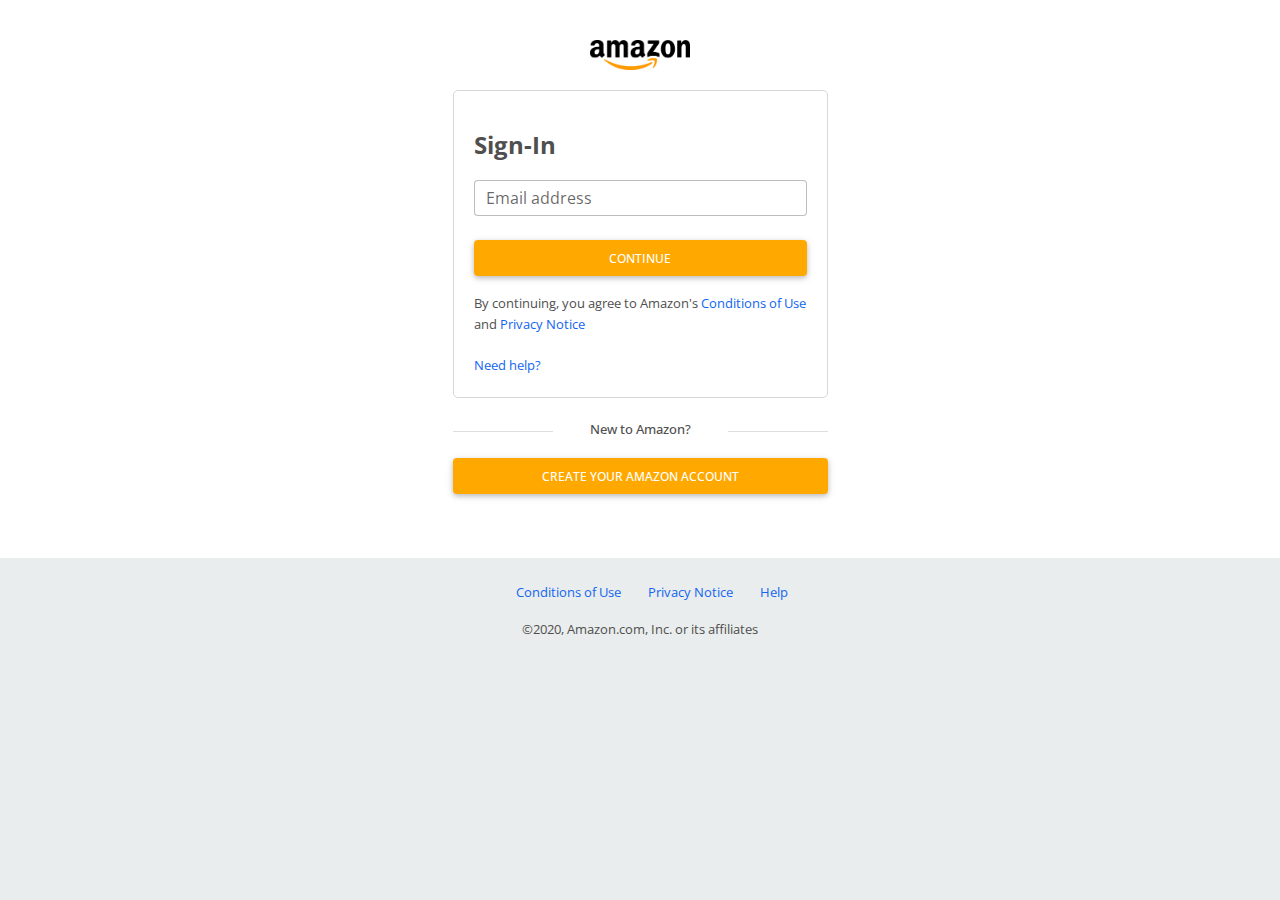
<file: sign-in.html>
<!DOCTYPE html>
<html lang="en">
    <head>
        <meta charset="UTF-8">
        <meta name="viewport" content="width=device-width, initial-scale=1.0">
        <title>Amazon-Sign in</title>
        <!-- Google font -->

        <link rel="preconnect" href="https://fonts.gstatic.com">
        <link href="https://fonts.googleapis.com/css2?family=Open+Sans&display=swap" rel="stylesheet">

        <!-- Bootstrap -->
        
        <link type="text/css" rel="stylesheet" href="css/mdb.min.css"/>

        <!-- normalize -->
        <link type="text/css" rel="stylesheet" href="css/normalize.css"/>

        <!-- Font Awesome Icon -->
        <link rel="stylesheet" href="css/all.min.css">

        <!--  psge Icon -->
        <link rel="icon" href="img/image-Home/logoBlack.png">

        <!-- Custom stlylesheet -->
        <link rel="stylesheet" href="css/style.css"/>
    </head>

    <body>

        <!--Start box sign in-->

        <section class="sign-in">
            <a href="index.html" class="logo-img">
                <img src="img/image-Home/logoBlack.png" alt="logo">
            </a>
            <div class="box-sign-in">
              <div class="box-sign-content">
                  <h4 class="sign-header">Sign-In</h4>
                  <form>
                      <!-- Email input -->
                      <div class="form-outline mb-4">
                        <input type="email" id="form1Example1" class="form-control" />
                        <label class="form-label" for="form1Example1">Email address</label>
                      </div>
                    
                      <!-- Submit button -->
                      <button type="submit" class="btn btn-warning btn-block">Continue</button>
                    </form>
                    <div class="agree-to">
                      By continuing, you agree to Amazon's 
                      <a href="help.html">Conditions of Use</a> and <a href="#">Privacy Notice</a>
                    </div>
                    <a href="!#" class="need-help">Need help?</a>
                  </div>
                  <div class="create-account text-center my-4">
                    <h6 class="account-header">New to Amazon?</h6>
                    <a href="registration.html" class="btn btn-warning btn-block">Create your Amazon account</a>
                  </div>
              </div>
        </section>

        <!--End box sign in-->

        <!--Start footer-sign in -->
        <footer class="footer-sign text-center my-4">
          <a href="#" class="ms-4 ">Conditions of Use</a>
          <a href="#" class="ms-4"> Privacy Notice </a>
          <a href="#" class="ms-4">Help</a>
          <p class="my-3">©2020, Amazon.com, Inc. or its affiliates</p>
        </footer>
        <!--Start footer-sign in -->
        
    </body>

    <script src="js/mdb.min.js"></script>
    <script src="js/script.js"></script>

</html>
</file>
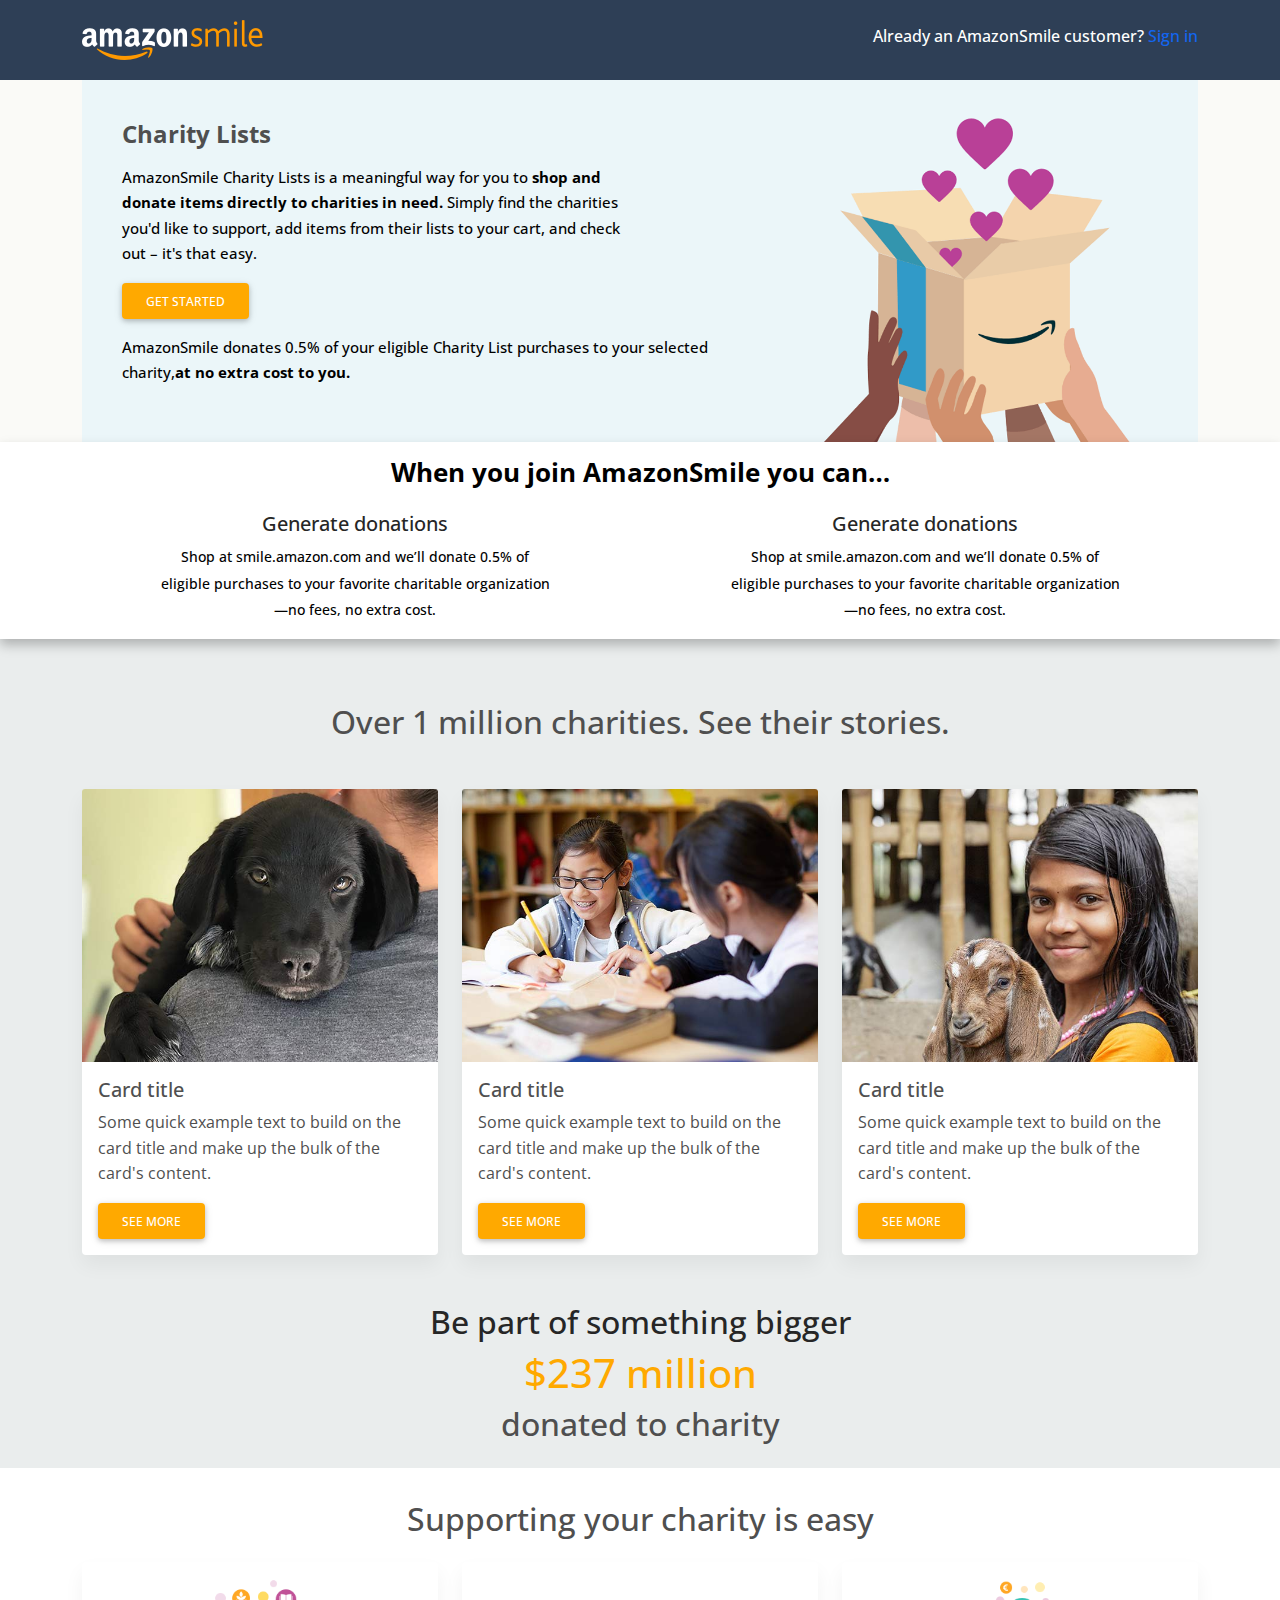
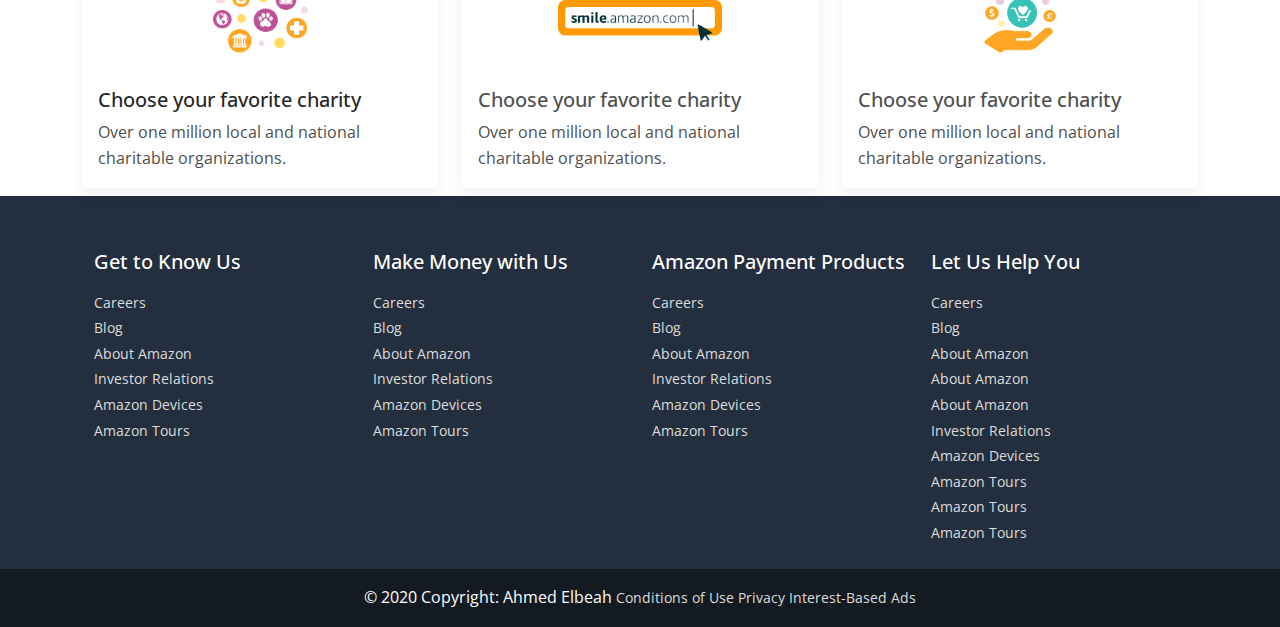
<file: youShop.html>
<!DOCTYPE html>
<html lang="en">
    <head>
        <meta charset="UTF-8">
        <meta name="viewport" content="width=device-width, initial-scale=1.0">
        <title>Amazon-You Shop</title>
        <!-- Google font -->

        <link rel="preconnect" href="https://fonts.gstatic.com">
        <link href="https://fonts.googleapis.com/css2?family=Open+Sans&display=swap" rel="stylesheet">

        <!-- Bootstrap -->
        
        <link type="text/css" rel="stylesheet" href="css/mdb.min.css"/>

        <!-- normalize -->
        <link type="text/css" rel="stylesheet" href="css/normalize.css"/>

        <!-- Font Awesome Icon -->
        <link rel="stylesheet" href="css/all.min.css">

        <!-- bxslider -->
        <link rel="stylesheet" href="css/jquery.bxslider.css">

        <!--  psge Icon -->
        <link rel="icon" href="img/image-Home/logo.png">

        <!-- Custom stlylesheet -->
        <link rel="stylesheet" href="css/style.css"/>
    </head>
    <body>

        <!--Start navbar-shop-->

        <nav class="navbar-shop">
            <div class="container">
                <div class="row">
                    <div class="col-4">
                        <div>
                            <img src="img/you-shop/smile_ge_logo_light._CB441554320_.png" alt="Awesome">
                        </div>
                    </div>
                    <div class="col-8">
                        <div class="navbar-shop-text">
                            <h6>Already an AmazonSmile customer? <a href="sign-in.html">Sign in</a></h6>
                        </div>
                    </div>
                </div>
            </div>
        </nav>

        <!--End navbar-shop-->
        
        <!--Start Charity Lists-->

        <section class="charity-lists">
            <div class="container">
                <div class="content">
                    <h4 class="header mb-3">Charity Lists</h4>
                    <p class="pragraph-one">AmazonSmile Charity Lists is a meaningful way for you to
                        <span>shop and<br> donate items directly to charities in need.</span>
                        Simply find the charities<br> you'd like to support, add items from their lists to your cart, and check<br> out – it's that easy.
                    </p>
                    <a href="#" class="btn btn-warning mb-3">Get Started</a>
                    <p class="pragraph-one">AmazonSmile donates 0.5% of your eligible Charity List purchases to your selected<br>
                        charity,<span>at no extra cost to you.</span>
                    </p>
                </div>
                
            </div>
        </section>
        
        <!--End Charity Lists-->

        <!--Start join-amazon-->

        <section class=" join-amazon text-center">
            <div class="container">
                <h2 class="header">When you join AmazonSmile you can…</h2>
                    <div class="row">
                        <div class="col-6">
                            <div class="box-one">
                                <h5 class="mt-3 text-dark">Generate donations</h5>
                                <p class="box-pragraph">Shop at smile.amazon.com and we’ll donate 0.5% of eligible purchases to your favorite charitable organization—no fees, no extra cost.</p>
                            </div>
                        </div>
                        <div class="col-6">
                            <div class="box-one">
                                <div class="box-one">
                                    <h5 class="mt-3 text-dark">Generate donations</h5>
                                    <p class="box-pragraph">Shop at smile.amazon.com and we’ll donate 0.5% of eligible purchases to your favorite charitable organization—no fees, no extra cost.</p>
                                </div>
                            </div>
                        </div>
                    </div>
            </div>
        </section>    

    <!--End join-amazon-->

    <!--Start stories-->

    <section class="stories py-3">
        <div class="container">
            <h2 class="text-center my-5">Over 1 million charities. See their stories.</h2>
            <div class="row">
                <div class="col-4">
                    <div class="card">
                        <img
                          src="img/you-shop/story_apa_2x._CB438541319_.jpg"
                          class="card-img-top"
                          alt="..."
                        />
                        <div class="card-body">
                          <h5 class="card-title">Card title</h5>
                          <p class="card-text">
                            Some quick example text to build on the card title and make up the bulk of the
                            card's content.
                          </p>
                          <a href="#!" class="btn btn-warning">See more</a>
                        </div>
                      </div>
                </div>
                <div class="col-4">
                    <div class="card">
                        <img
                          src="img/you-shop/story_cascadia_2x._CB438541318_.jpg"
                          class="card-img-top"
                          alt="..."
                        />
                        <div class="card-body">
                          <h5 class="card-title">Card title</h5>
                          <p class="card-text">
                            Some quick example text to build on the card title and make up the bulk of the
                            card's content.
                          </p>
                          <a href="#!" class="btn btn-warning">See more</a>
                        </div>
                      </div>
                </div>
                <div class="col-4">
                    <div class="card">
                        <img
                          src="img/you-shop/story_heifer_2x._CB438541318_.jpg"
                          class="card-img-top"
                          alt="..."
                        />
                        <div class="card-body">
                          <h5 class="card-title">Card title</h5>
                          <p class="card-text">
                            Some quick example text to build on the card title and make up the bulk of the
                            card's content.
                          </p>
                          <a href="#!" class="btn btn-warning">See more</a>
                        </div>
                      </div>
                </div>
                <div class="col-12">
                    <div class="part-something text-center">
                        <h2 class="mt-5 text-dark">Be part of something bigger</h2>
                        <h1 class="text-warning h1">$237 million</h1>
                        <p class="h2 mt-0">donated to charity</p>
                    </div>
                </div>
            </div>
        </div>
    </section>

    <!--End stories-->
    
    <!--Start Supporting -->

    <section class="supporting bg-white py-2">
        <div class="container">
            <h2 class="my-4 text-center">Supporting your charity is easy</h2>
            <div class="row">
                <div class="col-4">
                    <div class="card">
                        <img
                          src="img/you-shop/support_step1._CB439968015_.png"
                          class="card-img-top w-50 m-auto my-3"
                          alt="..."
                        />
                        <div class="card-body">
                          <h5 class="card-title text-dark">Choose your favorite charity</h5>
                          <p class="card-text">
                            Over one million local and national charitable organizations.
                          </p>
                        </div>
                      </div>
                </div>
                <div class="col-4">
                    <div class="card">
                        <img
                          src="img/you-shop/support_step2._CB439968015_.png"
                          class="card-img-top w-50 m-auto my-3"
                          alt="..."
                        />
                        <div class="card-body">
                          <h5 class="card-title">Choose your favorite charity</h5>
                          <p class="card-text">
                            Over one million local and national charitable organizations.
                          </p>
                        </div>
                      </div>
                </div>
                <div class="col-4">
                    <div class="card">
                        <img
                          src="img/you-shop/support_step3._CB439968015_.png"
                          class="card-img-top w-50 m-auto my-3"
                          alt="..."
                        />
                        <div class="card-body">
                          <h5 class="card-title">Choose your favorite charity</h5>
                          <p class="card-text">
                            Over one million local and national charitable organizations.
                          </p>
                        </div>
                      </div>
                </div>
            </div>
        </div>
    </section>

    <!--End Supporting -->

           <!-- Footer -->
           <footer class="text-left footer-bottom">
            <!-- Grid container -->
            <div class="container p-4">
              <!--Grid row-->
              <div class="row">
          
                <!--Grid column-->
                <div class="col-lg-3 col-md-6 mb-4 mb-md-0">
                  <h5 class="pb-2">Get to Know Us</h5>
          
                  <ul class="list-unstyled mb-0">
                    <li>
                      <a href="#!">Careers</a>
                    </li>
                    <li>
                      <a href="#!">Blog</a>
                    </li>
                    <li>
                      <a href="#!">About Amazon</a>
                    </li>
                    <li>
                      <a href="#!">Investor Relations</a>
                    </li>
                    <li>
                      <a href="#!">Amazon Devices</a>
                    </li>
                    <li>
                      <a href="#!">Amazon Tours</a>
                    </li>
                  </ul>
                </div>
                <!--Grid column-->
          
                <!--Grid column-->
                <div class="col-lg-3 col-md-6 mb-4 mb-md-0">
                  <h5 class="pb-2">Make Money with Us</h5>
          
                  <ul class="list-unstyled mb-0">
                    <li>
                      <a href="#!">Careers</a>
                    </li>
                    <li>
                      <a href="#!">Blog</a>
                    </li>
                    <li>
                      <a href="#!">About Amazon</a>
                    </li>
                    <li>
                      <a href="#!">Investor Relations</a>
                    </li>
                    <li>
                      <a href="#!">Amazon Devices</a>
                    </li>
                    <li>
                      <a href="#!">Amazon Tours</a>
                    </li>
                  </ul>
                </div>
                <!--Grid column-->
          
                <!--Grid column-->
                <div class="col-lg-3 col-md-6 mb-4 mb-md-0">
                  <h5 class="pb-2">Amazon Payment Products</h5>
          
                  <ul class="list-unstyled mb-0">
                    <li>
                      <a href="#!">Careers</a>
                    </li>
                    <li>
                      <a href="#!">Blog</a>
                    </li>
                    <li>
                      <a href="#!">About Amazon</a>
                    </li>
                    <li>
                      <a href="#!">Investor Relations</a>
                    </li>
                    <li>
                      <a href="#!">Amazon Devices</a>
                    </li>
                    <li>
                      <a href="#!">Amazon Tours</a>
                    </li>
                  </ul>
                </div>
                <!--Grid column-->
          
                <!--Grid column-->
                <div class="col-lg-3 col-md-6 mb-4 mb-md-0">
                  <h5 class="pb-2">Let Us Help You</h5>
          
                  <ul class="list-unstyled mb-0">
                    <li>
                      <a href="#!">Careers</a>
                    </li>
                    <li>
                      <a href="#!">Blog</a>
                    </li>
                    <li>
                      <a href="#!">About Amazon</a>
                    </li>
                    <li>
                      <a href="#!">About Amazon</a>
                    </li>
                    <li>
                      <a href="#!">About Amazon</a>
                    </li>
                    <li>
                      <a href="#!">Investor Relations</a>
                    </li>
                    <li>
                      <a href="#!">Amazon Devices</a>
                    </li>
                    <li>
                      <a href="#!">Amazon Tours</a>
                    </li>
                    <li>
                      <a href="#!">Amazon Tours</a>
                    </li>
                    <li>
                      <a href="#!">Amazon Tours</a>
                    </li>
                  </ul>
                </div>
                <!--Grid column-->
              </div>
              <!--Grid row-->
            </div>
            <!-- Grid container -->
          
            <!-- Copyright -->
            <div class="text-center p-3" style="background-color: #131A22">
              © 2020 Copyright: Ahmed Elbeah
              <a href="#!">Conditions of Use</a>
              <a href="#!">Privacy</a>
              <a href="#!">Interest-Based Ads</a>
            </div>
            <!-- Copyright -->
          </footer>
          <!-- Footer -->

    <script src="js/mdb.min.js"></script>
    <script src="js/jquery-3.3.1.min.js"></script>
    <script src="js/jquery.bxslider.min.js"></script>
    <script src="js/script.js"></script>
</body>
</html>
</file>
<file: css/style.css>
*
{
    box-sizing: border-box;
    margin: 0;
    padding: 0;
}

::-webkit-scrollbar
{
    width: 13px;
}

::-webkit-scrollbar-track
{
    width: 13px;
    background-color: #232F3E;
    border-left: 0 solid #FFF;
    border-right: 0 solid #FFF;
}

::-webkit-scrollbar-thumb
{
    background-color: #757575;
    width: 0;
    height: 35%;
    transition: all .5s ease-in-out;
}

body
{
    font-family: 'Open Sans', sans-serif;
    background-color: #EAEDED;
}

.show
{
    display: block !important;
}

/********[Start navbar]*********/

.navbar
{
    background-color: #131921;
    color:#FFF;
    padding: 13px 0;
}

.navbar .box-flex
{   
    width: 100%;
    display: flex;
    justify-content: center;
    align-items: center;
}

.navbar .logo
{
    padding-right:20px;
}

.navbar .logo .image-logo
{
    width: 110px;
    padding: 14px 0 0;
}

.navbar .logo .location
{   
    padding-left:10px;
    font-size: 14px;
    font-weight: bold;
    text-align: center;
    cursor: pointer;
    color:#FFF;
    -webkit-transition: all .2s ease;
    -moz-transition: all .2s ease;
    transition: all .2s ease;
}

.navbar .logo .location:hover
{
    color: #FDB035;
}

.navbar .logo .location .deliver
{
    color:#CCC;
    font-weight: normal;
    margin-bottom: 1.5px;
}

.navbar .logo .location .icon-loca
{
    padding-left: 5px;
}

.navbar .search-btn
{
    width: 50%;
    position: relative;
}

.navbar .search-btn .select-all
{
    height: 42px;
    position: absolute;
    left: 0;
    padding: 5px;
    outline: 0;
    width: 50px;
    background: #E5E5E5;
    cursor: pointer;
    color: #0F1111;
    border: 0;
    border-top-left-radius: 5px;
    border-bottom-left-radius: 5px;
    -webkit-transition: all .2s ease;
    -moz-transition: all .2s ease;
    transition: all .2s ease;
}

.navbar .search-btn .select-all option
{
    background-color: #FFF;
}

.navbar .search-btn .select-all:hover
{
    background-color: #C2C2C2;
}

.navbar .search-btn .input-search
{
    width: 89%;
    height: 42px;
    outline: 0;
    border: 0;
    padding-left: 30px;
}

.navbar .search-btn .icon-search
{
    background-color: #FED086;
    height: 42px;
    border: 0;
    font-size: 17px;
    border-top-right-radius: 5px;
    color:#0F1111;
    border-bottom-right-radius: 5px;
    padding: 15px;
    right: 0;
    position: absolute;
    -webkit-transition: all .2s ease;
    -moz-transition: all .2s ease;
    transition: all .2s ease;
}

.navbar .search-btn .icon-search:hover
{
    background-color: #FDB035;
}

.navbar .tooles
{
    display: flex;
    padding: 0 20px;
    position: relative;
}

.navbar .tooles .language
{
    position: absolute;
    background: #FFF;
    padding: 10px;
    border: 1px solid #e0e0e0;
    border-radius: 5px;
    top: 53px;
    width: 240px;
    left: -5px;
    z-index: 9999;
    display:none
}

.navbar .tooles .language::before
{
    position: absolute;
    content:"";
    border-style: solid;
    border-color: transparent transparent white transparent;
    border-width: 12px;
    top: -24px;
    left: 33px;
}

.navbar .tooles .language a
{
    display: block;
    margin-bottom: 15px;
    color:#131921;
    -webkit-transition: all .2s ease;
    -moz-transition: all .2s ease;
    transition: all .2s ease;
}

.navbar .tooles .language a:hover
{
    color: #C2C2C2;
}

.navbar .tooles .sign
{
    position: absolute;
    background: #FFF;
    padding: 10px 10px 0 10px;
    border: 1px solid #e0e0e0;
    color:#131921;
    border-radius: 5px;
    top: 53px;
    width: 560px;
    left: -250px;
    display:none;
    z-index: 9999;
}

.navbar .tooles .sign::before
{
    position: absolute;
    content: "";
    border-style: solid;
    border-color: transparent transparent white transparent;
    border-width: 12px;
    top: -24px;
    left: 352px;
}

.navbar .tooles .sign .button-sign 
{
    padding: 15px 0;
    border-bottom: .5px solid #eee;
}

.navbar .tooles .sign .button-sign button
{
    display: block;
    margin:10px auto;
    width: 210px;
    color: #131921;
}

.navbar .tooles .sign .button-sign span
,.navbar .tooles .sign .button-sign a
{
    font-size: 13px;
}

.navbar .tooles .sign .container-sign
{
    display: flex;
    justify-content: space-between;
    padding:15px;
    position:relative
}

.navbar .tooles .container-sign .list-link:nth-of-type(1)
{
   border-right:1px solid #C2C2C2;
   padding-right:20px
}

.navbar .tooles .container-sign .list-link li
{
    padding: 4px 0;
    color: #131921;
}

.navbar .tooles .container-sign .list-link li a
{
    color: #131921;
    -webkit-transition: all .2s ease;
    -moz-transition: all .2s ease;
    transition: all .2s ease;
}

.navbar .tooles .container-sign .list-link li a:hover
{
    color: #C2C2C2;
}

.navbar .tooles .links
{
    color: #FFF;
    font-size: 12px;
    margin-left: 15px;
    -webkit-transition: all .2s ease;
    -moz-transition: all .2s ease;
    transition: all .2s ease;
}

.navbar .tooles .links:hover
{
    color: #C2C2C2;
}

.navbar .tooles .links span
{
    font-weight: bold;
    font-size: 13px;
}

.navbar .tooles .links i
{
    padding-left: 3px;
}

.navbar .tooles .links:nth-of-type(1)
{
    margin-left: 0;
}

.navbar .tooles .icon-cart i
{
    font-size: 32px;
    padding-top: 6px;
}
.navbar .tooles .icon-cart span
{
    font-size: 18px;
    font-weight: 400;
}

/********[End navbar]**********/

/********[Start footer-top]**********/

.footer-top
{
    background-color:#232F3E;
    padding:9px 0;
}

.footer-top .box-flex
{
    display: flex;
    justify-content: space-between;
    align-items: center;
}

.footer-top .box-flex .link-service
{
    margin: 0;
}

.footer-top .box-flex .link-service .btn-menu-bar
{
    background: transparent;
    border: 0;
    color:#FFF;
    -webkit-transition: all .2s ease;
    -moz-transition: all .2s ease;
    transition: all .2s ease;
}

.footer-top .box-flex .link-service .btn-menu-bar i
{
    padding-right: 4px;
}

.footer-top .box-flex .link-service .btn-menu-bar:hover
{
    color:#C2C2C2
}

.footer-top .box-flex .link-service li
{
    display: inline-block;
    margin-left: 18px;
    font-size: 15px;
}

.footer-top .box-flex .link-service li a
{
    color:#FFF;
    -webkit-transition: all .2s ease;
    -moz-transition: all .2s ease;
    transition: all .2s ease;
}

.footer-top .box-flex .link-service li a:hover
{
    color:#C2C2C2
}

.footer-top .box-flex .covid19
{
    padding-right: 37px;
}

.footer-top .box-flex .covid19 a
{
    color:#FFF;
    font-weight: bold;
    font-size: 14px;
    -webkit-transition: all .2s ease;
    -moz-transition: all .2s ease;
    transition: all .2s ease;
}

.footer-top .box-flex .covid19 a:hover
{
    color:#C2C2C2;
}

/********[End footer-top]**********/

/********[Srt pope-location]**********/

.pope-location
{
    width:100%;
    background-color:rgba(0, 0,0, .5);
    position: absolute;
    height: 100vh;
    z-index: 99;
    top: 0;
    display: none;
}

.pope-location .card-location
{
    z-index: 99999999999999999999;
    background-color:#FFF;
    position: absolute;
    transform: translate(-50%,-50%);
    top:50%;
    left:50%;
    width: 375px;
    height: 420px;
    border-radius: 10px;
    border:1px solid #E3E6E6
}

.pope-location .card-location .header
{
    border-top-left-radius: 10px;
    border-top-right-radius: 10px;
    background-color: #F1F1F1;
    margin: 0;
    padding: 20px;
    font-size: 18px;
    font-weight: bold;
    border-bottom: 1px solid #D5D9D9;
}

.pope-location .card-location .close-pope
{
    position: absolute;
    right: -40px;
    color: #F1F1F1;
    font-size: 24px;
    cursor: pointer;
    top: -20px;
}

.pope-location .card-location .content-pope
{
    padding: 20px;
}

.pope-location .card-location .content-pope .text-desc
{
    font-size: 13px;
    color:#ADAFAF
}
.pope-location .card-location .content-pope .sign
{
    width: 100%;
    margin-bottom: 20px;
}

.pope-location .card-location .content-pope .or-enter
{
    font-size: 14px;
    margin-bottom: 20px;
    position: relative;
}
.pope-location .card-location .content-pope .or-enter::after
{
    position: absolute;
    content: '';
    width: 88px;
    height: 1px;
    background-color: #dedede;
    right:0;
    top: 9px;
}

.pope-location .card-location .content-pope .or-enter::before
{
    
    position: absolute;
    content: '';
    width: 88px;
    height: 1px;
    background-color: #dedede;
    left: 0;
    top: 9px;
}

.pope-location .card-location .content-pope .or
{
    font-size: 14px;
    margin-bottom: 20px;
    margin-top: 13px;
    position: relative;
}
.pope-location .card-location .content-pope .or::after
{
    position: absolute;
    content: '';
    width: 150px;
    height: 1px;
    background-color: #dedede;
    right:0;
    top: 9px;
}

.pope-location .card-location .content-pope .or::before
{
    
    position: absolute;
    content: '';
    width: 150px;
    height: 1px;
    background-color: #dedede;
    left: 0;
    top: 9px;
}

.pope-location .card-location .content-pope .input-text
{
    border: 1px solid #757575;
    padding: 9px;
    border-radius: 5px;
    width: 233px;
    font-size: 14px;
}

.pope-location .card-location .content-pope .input-select
{
    width: 100%;
    margin-bottom: 20px;
    padding: 5px;
    background-color: #EEEEEE;
    box-shadow: 1px 1px 3px 1px #adadad;
    outline: 0;
    font-size: 15px;
    border-radius: 5px;
    border: none;
    cursor: pointer;
    color: #232F3E;
    transition: all .2s ease-in-out;
}

.pope-location .card-location .content-pope .input-select:hover
{
    background-color: #ccc;
}

.pope-location .card-location .content-pope .done
{
    float: right;
}

/********[End pope-location]**********/

/********[Start prodacts]**********/

.prodacts
{
    padding:30px 0;
}

.prodacts .card
{
    margin-top: 40px;
    height: 388px;
}
.prodacts .card .bg-image
{
    height: 316px;
}

.prodacts .card .img
{
    height: 100%;
}

.prodacts .card h5
{
    font-weight: bold;
}

/********[End prodacts]**********/

.section-one 
{
    padding: 15px;
    height: 272px;
    background-color: #FFF;
    margin-left: 12px;
    margin-right: 11px;
    border-radius: 10px;
    margin-top:40px;
}
.section-one .bxslider
{
    cursor: grab;
    margin-top: 13px;
}
.section-one .bx-wrapper
{
    box-shadow:none;
    border: none;
}
.section-one .img
{
    width: auto!important;
    margin-left: 18px;
}

/*End section-one*/

/*Start footer*/

.footer-bottom
{
    padding-top: 30px;
    background-color: #232F3E;
    color:#FFF;
}

.footer-bottom a
{
    font-size: 14px;
    margin-bottom: 18px;
    color:#ddd;
    -webkit-transition: all .2s ease;
    -moz-transition: all .2s ease;
    transition: all .2s ease;
}

.footer-bottom a:hover
{
    color: #C2C2C2;
}

/*End footer*/

/*****[Start menu-bar]*****/

.menu-bar
{
    position:absolute;
    left: 0;
    top:0;
    width: 100%;
    background-color:rgba(0, 0,0, .8);
    height: 100vh;
    z-index: 9999;
    display: none;
}

.menu-bar .content-menu
{
    position:absolute;
    left: 0;
    top:0;
    width: 370px;
    background-color:#FFF;
    height: 100vh;
    z-index: 9999; 
    overflow-y: scroll;
}

.menu-bar .content-menu .close-menu
{
    position: absolute;
    right: 6px;
    top: 16px;
    color:#FFF;
    font-size: 23px;
    cursor: pointer;
    -webkit-transition: all .2s ease;
    -moz-transition: all .2s ease;
    transition: all .2s ease;
}

.menu-bar .content-menu .close-menu:hover
{
    color:#C2C2C2
}

.menu-bar .content-menu .sign-title
{
    background-color: #232F3E;
    font-size: 20px;
    font-weight: bold;
    padding: 10px;    
}

.menu-bar .content-menu .sign-title i
{
    margin-right: 10px;
    background-color: #FFF;
    border-radius: 50%;
    color:#131921;
    padding: 5px;
    font-size: 20px;
}

.menu-bar .content-menu .sign-title a
{
    color:#FFF
}


.menu-bar .content-menu .digitle
{
    border-bottom: 1px solid #C2C2C2;
    padding: 15px 0;
}

.menu-bar .content-menu .digitle .title
{
    margin-bottom: 20px;
    font-size: 18px;
    font-weight: bold;
}

.menu-bar .content-menu .digitle .contentBox .label
{
    font-size: 15px;
    margin: 0;
    padding:8px;
    cursor: pointer;
    position: relative;
    font-weight: 600;
}

.menu-bar .content-menu .digitle .contentBox .label::before
{
    position: absolute;
    content: "\f054";
    font-family: "Font Awesome 5 Free";
    right: 8px;
}

.menu-bar .content-menu .digitle .contentBox.active .label::before
{
    content: "\f078";
    font-family: "Font Awesome 5 Free";
}

.menu-bar .content-menu .digitle .contentBox .label:hover
{
    background-color: #EAEDED;
}

.menu-bar .content-menu .digitle .contentBox .show-content
{
    
    height: 0;
    padding-left:15px ;
    padding-bottom:10px ;
    padding-top:10px ;
    overflow: hidden;
    transition: all .5s ease-in-out;
}

.menu-bar .content-menu .digitle .contentBox.active .show-content
{
    height: 150px;
}

.menu-bar .content-menu .digitle .contentBox .show-content a
{
    color:#232F3E;
    display: block;
    font-size: 14px;
    padding: 10px;
    -webkit-transition: all .2s ease;
    -moz-transition: all .2s ease;
    transition: all .2s ease;
}

.menu-bar .content-menu .digitle .contentBox .show-content a:hover
{
    color:#C2C2C2
}

/*****[End menu-bar]******/

/***********************************************************************[Start page sign-in ]******************************************/

.sign-in
{
    padding: 40px 0;
    background-color: #FFF;
    text-align: center;
}

.sign-in .logo-img img
{
    width: 100px;
}

.sign-in .box-sign-in
{
    width: 375px;
    margin: 20px auto;
    text-align: left;
}

.sign-in .box-sign-in .box-sign-content
{
    padding: 20px;
    border:1px solid #D5D9D9;
    border-radius: 5px;
}

.sign-in .box-sign-content .sign-header
{
    margin: 20px 0 20px 0;
    font-weight: bold;
}

.sign-in .box-sign-content .agree-to
{
    font-size: 13px;
    margin: 17px 0;
}

.sign-in .box-sign-content .need-help
{
    font-size: 13px;
}

.sign-in .box-sign-in .account-header
{
    font-size: 13px;
    margin-bottom: 20px;
    margin-top: 13px;
    position: relative;
}

.sign-in .box-sign-in .account-header::after
{
    position: absolute;
    content: '';
    width: 100px;
    height: 1px;
    background-color: #dedede;
    right:0;
    top: 9px;
}

.sign-in .box-sign-in .account-header::before
{
    
    position: absolute;
    content: '';
    width: 100px;
    height: 1px;
    background-color: #dedede;
    left: 0;
    top: 9px;
}

.footer-sign 
{
    font-size: 13px;
    background-color: #EAEDED;
}

/************************************************************[Start page Help]***************************************************************/

.help-header
{
    padding: 12px 0;
    background-color: #FFF;
}

.help-header .page-help
{
    font-size: 20px;
    font-weight: bold;
    color: #000;
}

/*Start container-boxs*/

.container-boxs
{
    padding: 10px 0 30px 0;
    background-color: #FFF;
}

.container-boxs .aside-legal
{
    padding: 10px;
    border: 1px solid #eee;
    border-radius: 6px;
}

.container-boxs .aside-legal .all-help
{
    font-size: 13px;
    padding: 7px 0;
    border-bottom: 1px solid #eee;
}

.container-boxs .aside-legal .all-help:hover
{
    color: #FDB035;
}

.container-boxs .aside-legal .aside-pragtaph
{
    font-size: 14px;
    font-weight: bold;
    color: #000;
}

.container-boxs .aside-legal .aside-conditions li a
{
    color: #000;
    font-size: 13px;
}

.container-boxs .aside-legal .aside-conditions li a:hover
{
    border-bottom: 1px solid #000;
    color: #FDB035;
}

.container-boxs .find-more-solutions
{
    padding: 57px 0;
}

.container-boxs .find-more-solutions .find-heaer
{
    font-size: 19px;
    font-weight: bold;
    color: #000;
}

.container-boxs .find-more-solutions .find-box-btn
{
    position: relative;
}
.container-boxs .find-more-solutions .find-icon
{
    position: absolute;
    left: 8px;
    top: 11px;
    font-size: 13px;
    color: #c2c2c2;
}

.container-boxs .find-more-solutions .find-search
{
    outline: 0;
    width: 54%;
    padding: 7px 28px;
    border-radius: 5px;
    border: 1px solid #c2c2c2;
    transition: all .3s ease-in-out;
}

.container-boxs .find-more-solutions .find-search:hover
{
    border-color:#FDB035 ;
}

.container-boxs .conditions-of
{
    border-bottom: 1px solid #eee;
}

.container-boxs .conditions-of .link-security
{
    font-size: 12px;
}
.container-boxs .conditions-of .conditions-header
{
    padding-bottom: 21px;
}

.container-boxs .conditions-of .conditions-updated
{
    font-size: 20px;
    color: #757575;
}

.container-boxs .amazon-pragtaph
{
    padding: 20px 0;
    border-bottom: 1px solid #ADAFAF;
}

.container-boxs .amazon-pragtaph .amazon-text
{
    font-size: 14px;
    color: #000;
    font-weight: 500;
}

.container-boxs .amazon-pragtaph .amazon-header
{
    margin: 20px 0;
    color: #000;
    font-weight: bold;
    font-size: 23px;
}


/*End container-boxs*/

/***************************************************[Start page shopping]******************************************************************/

.showing-results .showing-text
{
    font-size: 14px;
}

.showing-results .clear-filters
{
    font-weight: bold;
    color: #000;
    transition: all .3s ease-in-out;
}

.showing-results .clear-filters i
{
    padding-left: 5px;
}

.showing-results .clear-filters i:hover
{
    color:#ADAFAF
}

.sort-by
{
    text-align: right;
}

.sort-by .sort-select
{
    width: 25%;
    background-color: #eee;
    font-size: 13px;
    outline: 0;
    cursor: pointer;
    transition: all .3s ease-in-out;
}

.sort-by .sort-select:hover
{
    border: 1px solid #ffa900;
}

/*Start product*/

.product
{
    padding: 13px;
    background-color: #fff;
    border: 1px solid #e0e0e0;
}

.product .product-img
{
    height: 320px;
    padding: 25px;
}

.product .product-title
{
    font-size: 15px;
    padding: 5px;
    width: 136px;
    margin-top: 20px;
    color: #FFF;
    background-color: #C45500;
}

.product .product-price
{
    color:#CC3199;
    font-weight: 600;
    font-size: 17px;
}

.product .product-ends
{
    font-size: 13px;
}

.product .product-evaluation
{
    cursor: pointer;
}

.product .product-evaluation a
{
    color: #232F3E;
    transition: all .3s ease-in-out;
}

.product .product-evaluation a:hover
{
    color: #adadad;
}

.product .product-discount
{
    font-size: 14px;
}

/*End product*/

/****************************************[this page create list]*************************************************************************/

.nav-subnav
{
    background-color: #f3f3f3;
    border-bottom: 1px solid #CCC;
    height: 41px;
}

.nav-subnav .subnav-link li
{
    padding: 10px 0;
    display: inline-block;
    font-size: 12px;
    font-weight: 600;
    margin-left: 16px;
    cursor: pointer;
    transition: all .2s ease-in-out;
}

.nav-subnav .subnav-link li:hover
{
    border-bottom: 2px solid #ffa900;
}

.nav-subnav .subnav-link li:hover a
{
    color: #ffa900;
}

.nav-subnav .subnav-link li a
{
    color: #000;
    transition: all .2s ease-in-out;
}

/*Start wishlist-page*/

.wishlist-page .tabs
{
    background-color: #F3F3F3;
}

.wishlist-page .tabs li
{
    display: inline-block;
    font-size: 20px;
    font-weight: bold;
}

.wishlist-page .tabs li.active a
{
    background-color: #FFF;
    color: #C65500;
    border-top:1px solid #C65500;
}

.wishlist-page .tabs li a
{
    padding: 15px;
    display: inline-block;
    color: #0066c0;
    transition: all .2s ease-in-out;
}

.wishlist-page .tabs li a:hover
{
    color: #C65500;
    border-top:1px solid #C65500;
}

.wishlist-page
{
    padding: 20px 0;
    background-color: #FFF;
}

.wishlist-page .intro-tab-content
{   
    min-height: 390px;
    background-image: url(../img/create-list/intro-page-banner-pc.png);
    background-size: cover;
}

.wishlist-page .intro-tab-content .tab-title
{
    padding: 30px 0 2px;
    font-size: 63px;
    font-weight: bold;
    color: #FFF;
}

.wishlist-page .intro-tab-content .tab-prg
{
    font-size: 30px;
    margin: 20px 0;
    color: #FFF;
}

.wishlist-page .intro-tab-content .shopping-list
{
    background-color: #F3F3F3;
    width: 69%;
    height: 130px;
    overflow: hidden;
    padding: 20px;
    margin: 20px auto;
}

.wishlist-page .intro-tab-content .shopping-list .spacing-base
{
    text-align: left;
    
}

.wishlist-page .intro-tab-content .shopping-list .spacing-icon
{
    text-align: center;
    font-size: 51px;
}

/*Start intro-benefits*/

.intro-benefits
{
    padding: 40px 0;
    background-color: #FFF;
}

.intro-benefits .intero-benefits-1
{
    padding: 20px;
}

.intro-benefits .intero-benefits-1 .intero-benefits-icon
{
    text-align: center;
    font-size: 47px;
    color: #008296;
}

.intro-benefits .intero-benefits-1 .intero-benefist-content .intero-benefist-content-header
{
    color: #000;
    font-weight: bold;
    font-size: 20px;
}

.intro-benefits .intero-benefits-1 .intero-benefist-content .intero-benefist-content-pragraph
{
    color: #757575;
    font-size: 14px;
    font-weight: 500;
}

/*End intro-benefits*/

/*******************************************[Start page you shop]**********************************************************************/

/*Start navbar-shop*/

.navbar-shop
{
    background-color: #2E3F56;
    padding: 20px 0;
    color: #FFF;
}

.navbar-shop .navbar-shop-text
{
    padding-top: 7px;
    text-align: right;
}

/*End navbar-shop*/

/*Start charity-lists*/

.charity-lists
{
    background-color:#FAFAF7;
}

.charity-lists .content
{
    background-image: url(../img/you-shop/CL-GE-header-2x._CB411317579_.png);
    background-size: cover;
    padding: 40px;
}

.charity-lists .content .header
{
    font-weight: bold;
}

.charity-lists .content .pragraph-one
{
    font-size: 15px;
    line-height: 1.7;
    font-weight: 500;
    color: #000;
}

.charity-lists .content .pragraph-one span
{
    font-weight: bold;
}

/*End charity-lists*/

/*Start join-amazon*/

.join-amazon
{
    background-color:#fff;
    padding: 15px 0;
    box-shadow: 0 6px 11px 0 rgba(0,0,0,.25);
}

.join-amazon .header
{
    font-weight: bold;
    font-size: 26px;
    color: #000;
}

.join-amazon .box-one .box-pragraph
{
    font-size: 14px;
    line-height: 1.9;
    padding: 0 78px;
    font-weight: 500;
    color: #000;
    margin-bottom: 0;
}

/*End join-amazon*/

/*****************************************************************************[Start Page Account]********************************/

/*Start your-account*/

.your-account
{
    border-bottom:1px solid #C2C2C2
}

.your-account .header-account
{
    font-size: 25px;
    font-weight: bold;
    margin-bottom: 30px;
}

.your-account .box-account
{
    display: flex;
    justify-content: center;
    align-items: center;
    border: 1px solid #dedede;
    height: 111px;
    border-radius: 5px;
    outline: 0;
    box-shadow: 0px 1px 9px 0px #ccc;
    padding: 5px;
    color: #000;
    background-color: #fbfbfb
}

.your-account .box-account .box-image-account
{
    padding: 10px;
}
.your-account .box-account .box-image-account img
{
    width: 90px;
}

.your-account .box-account .box-content-account h4
{
    font-size: 19px;
}

.your-account .box-account .box-content-account p
{
    font-size: 13px;
    color: #ADAFAF;
}


/*End your-account*/

/*Start account-links*/

.account-links .box-card
{
    border: 1px solid #c2c2c2;
    border-radius: 10px;
    background-color: #fbfbfb;
    box-shadow: 0px 1px 9px 0px #ccc;
}

.account-links .box-card .card-logo
{
    border: 1px solid #262626;
    border-radius: 50%;
    width: 150px;
    margin: 13px auto;
    background: #fff;
    height: 150px;
}

.account-links .box-card .card-logo i
{
    line-height: 150px;
    color: #2E3F56;
}

.account-links .box-card .card-title
{
    font-size: 20px;
    margin: 15px 0;
    font-weight: 600;
    background: #FDB035;
    color: #FFF;
    padding: 12px 4px;
}

.account-links .box-card .card-links li
{
    font-size: 14px;
    padding: 8px 0;
}

.account-links .box-card .card-links li a
{
    color:#757575
}

/*End account-links*/
</file>
